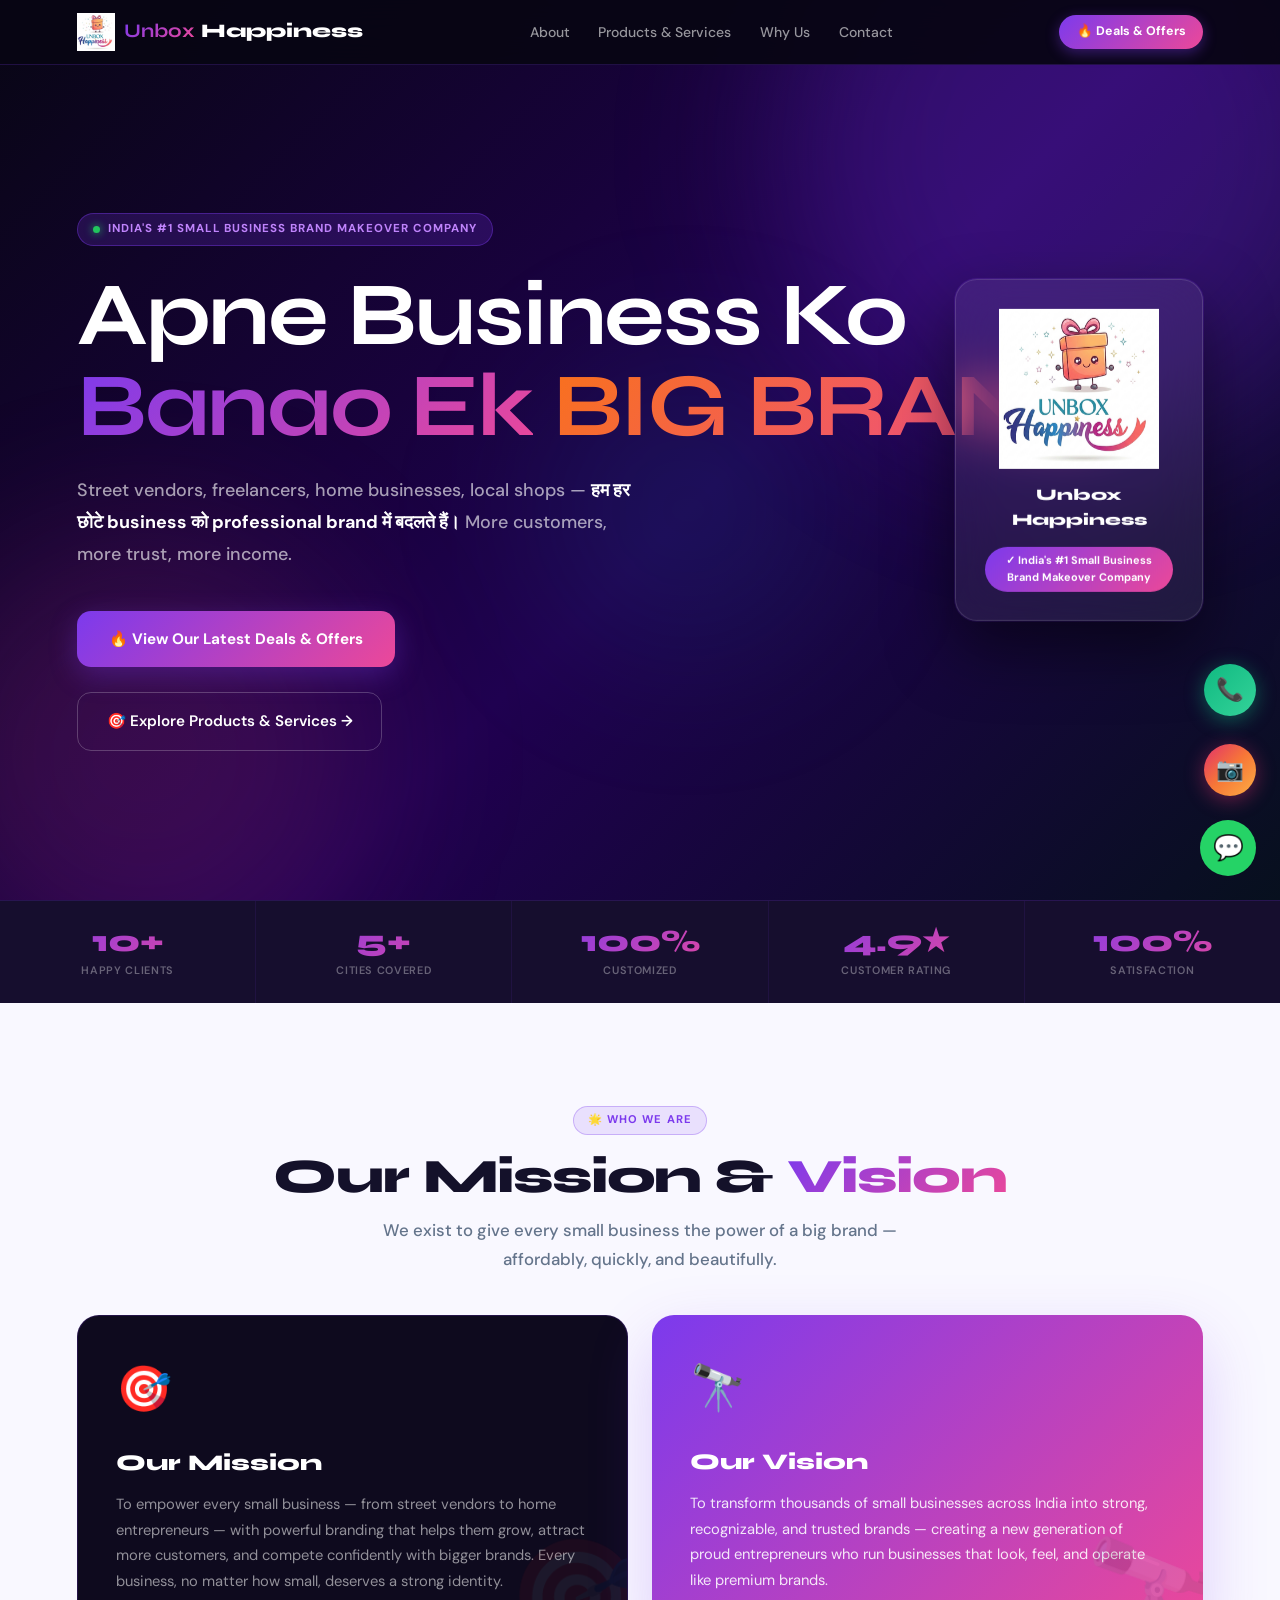
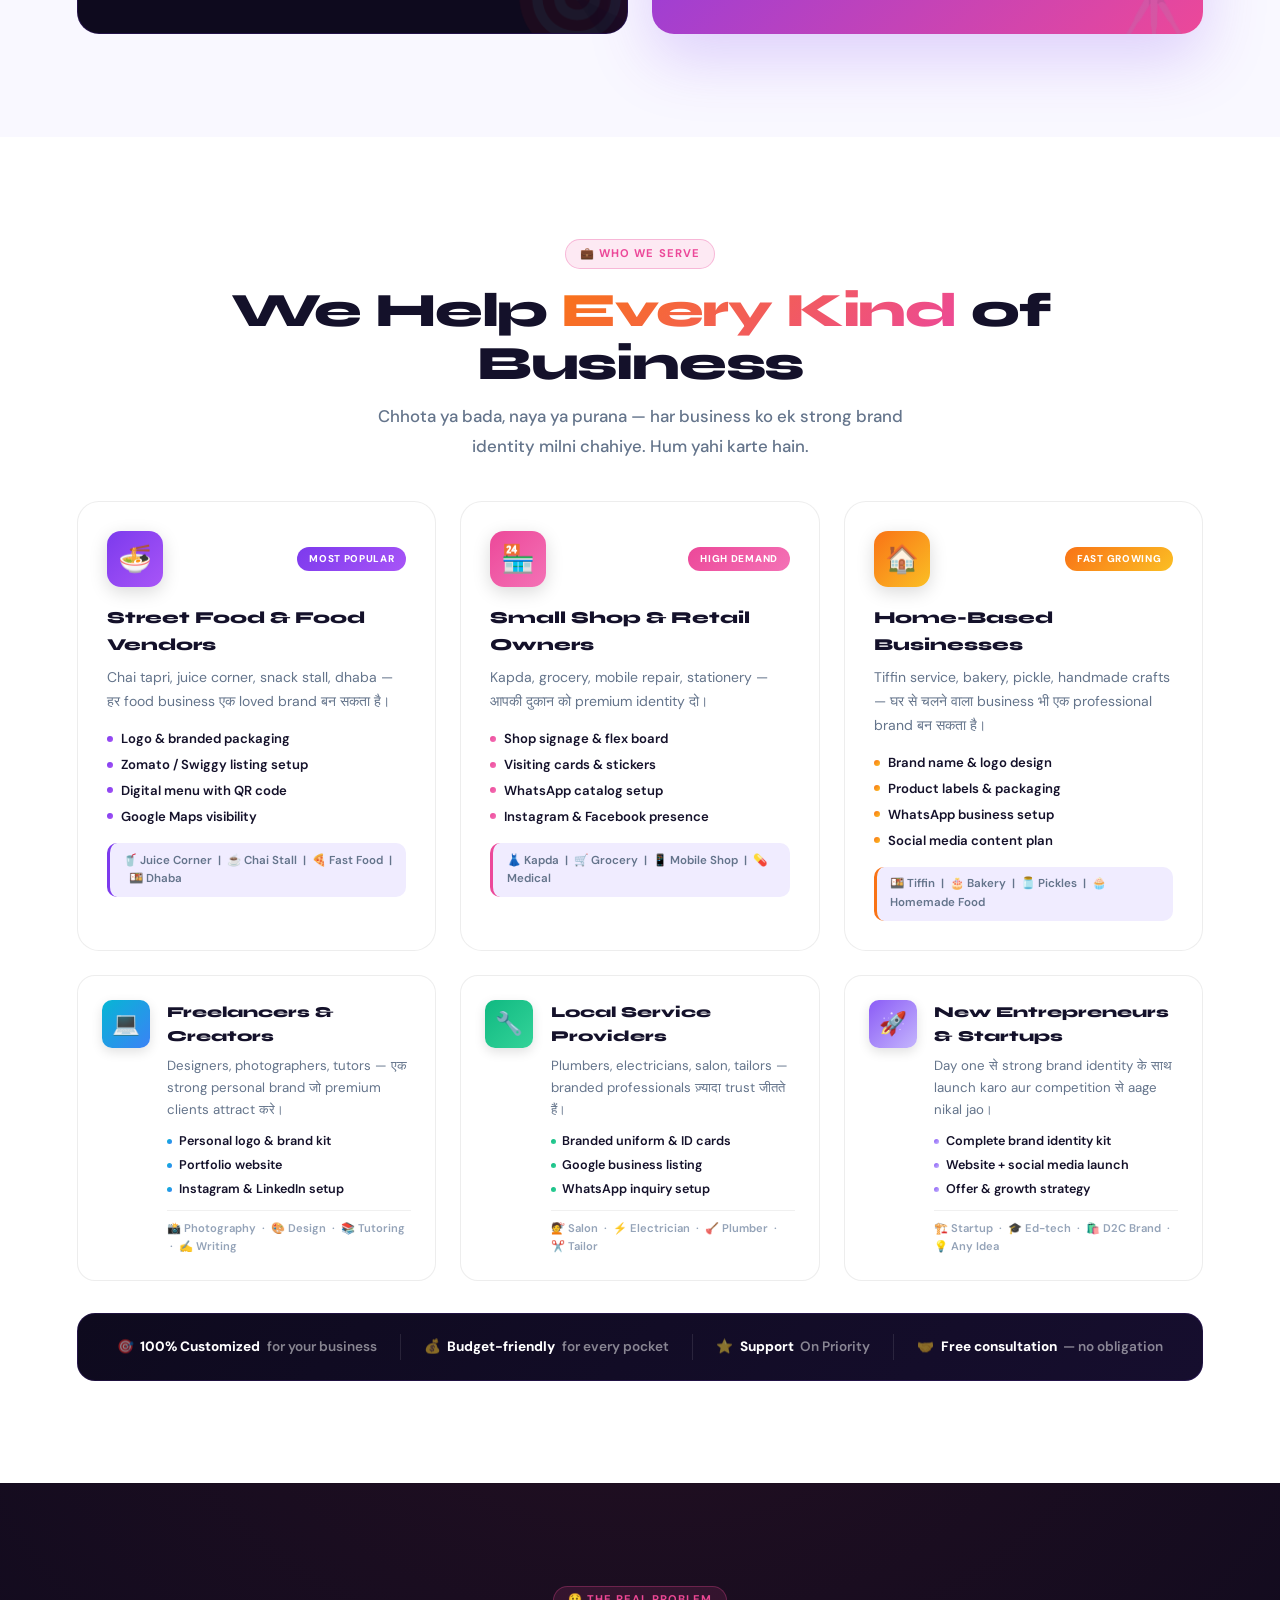
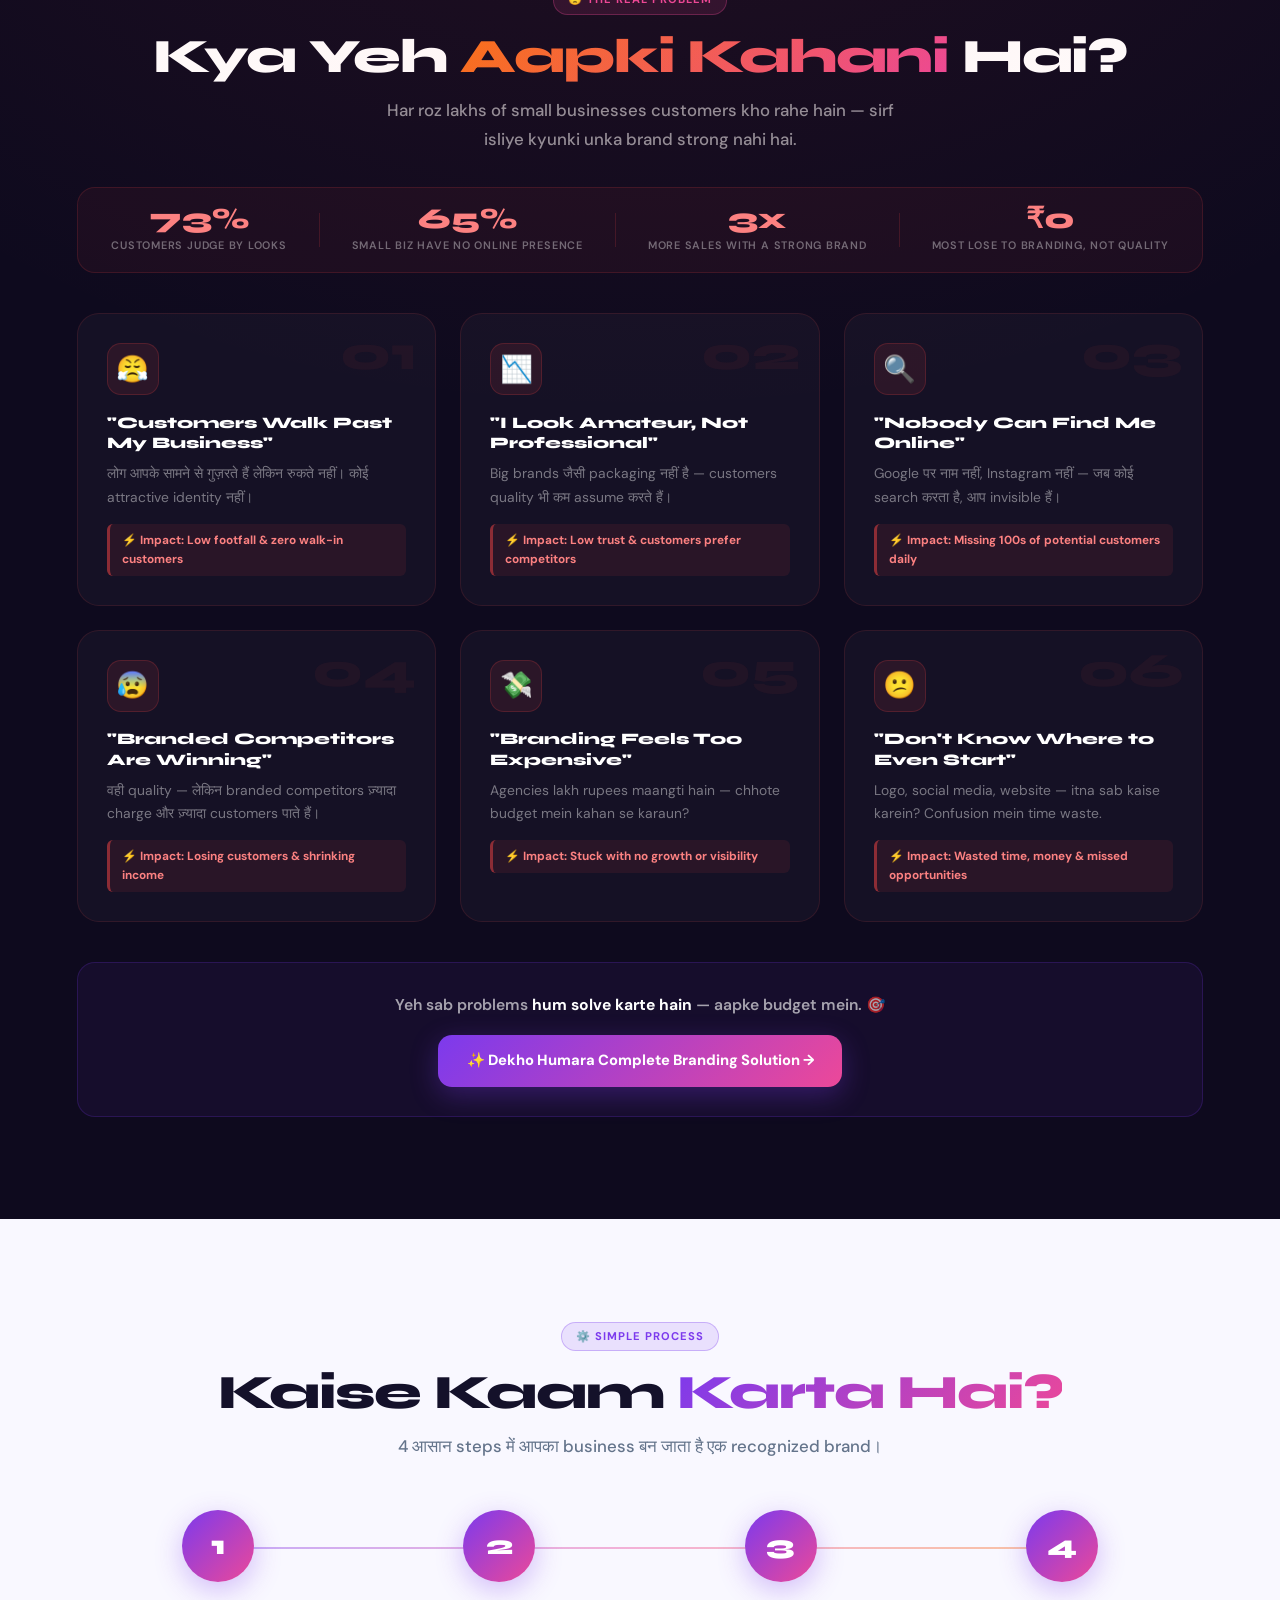
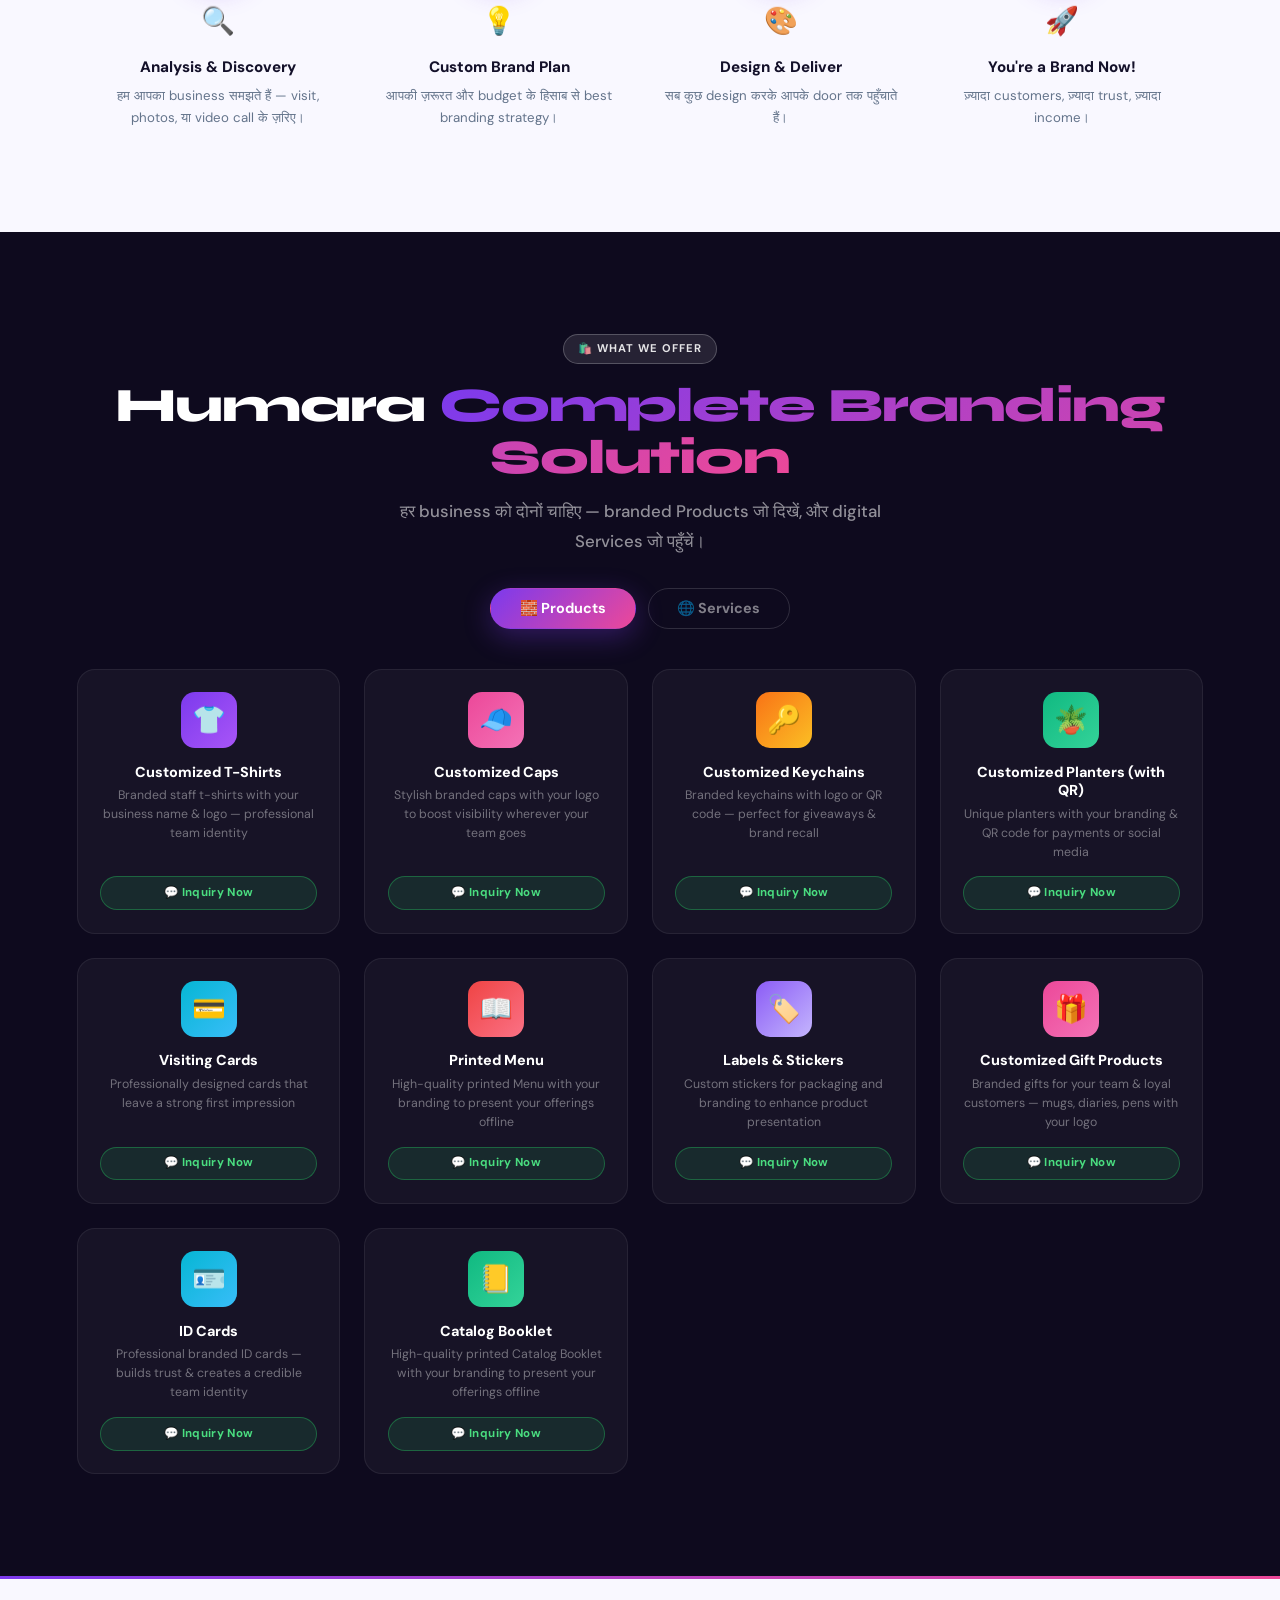
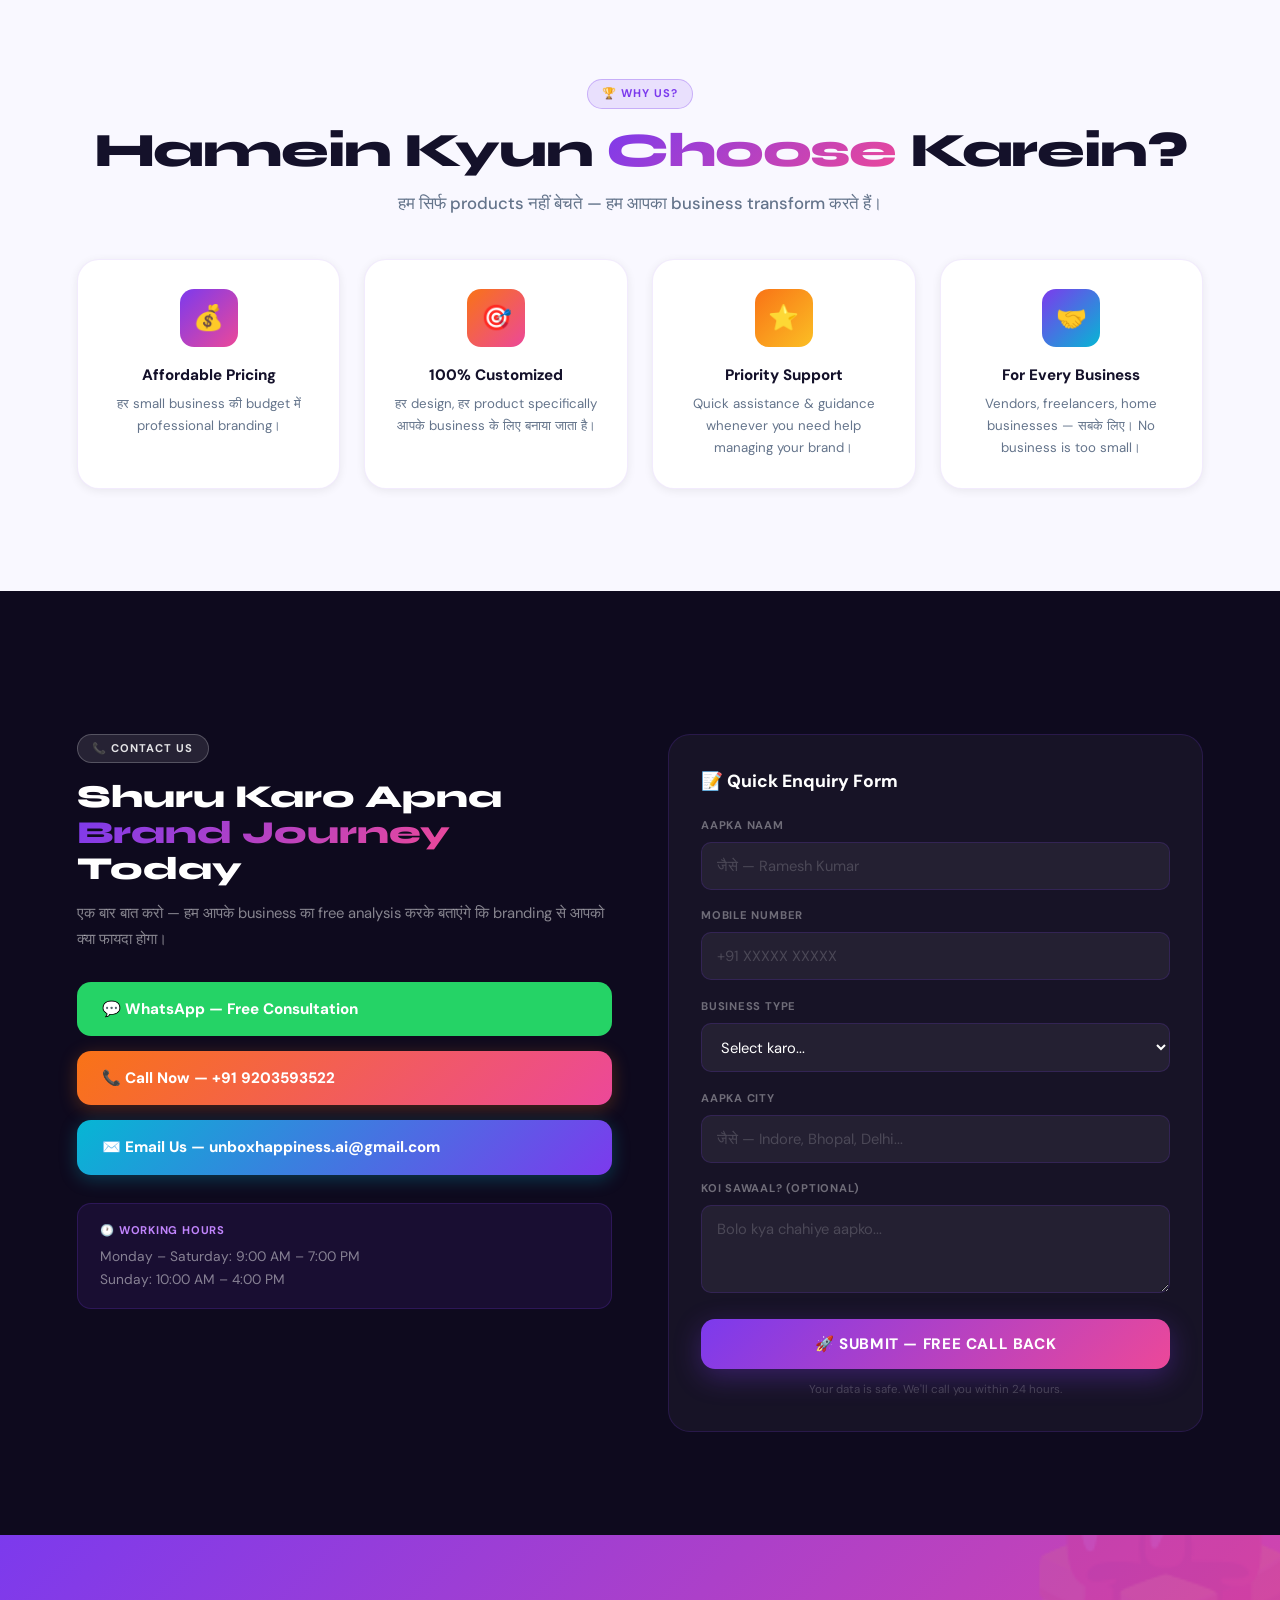
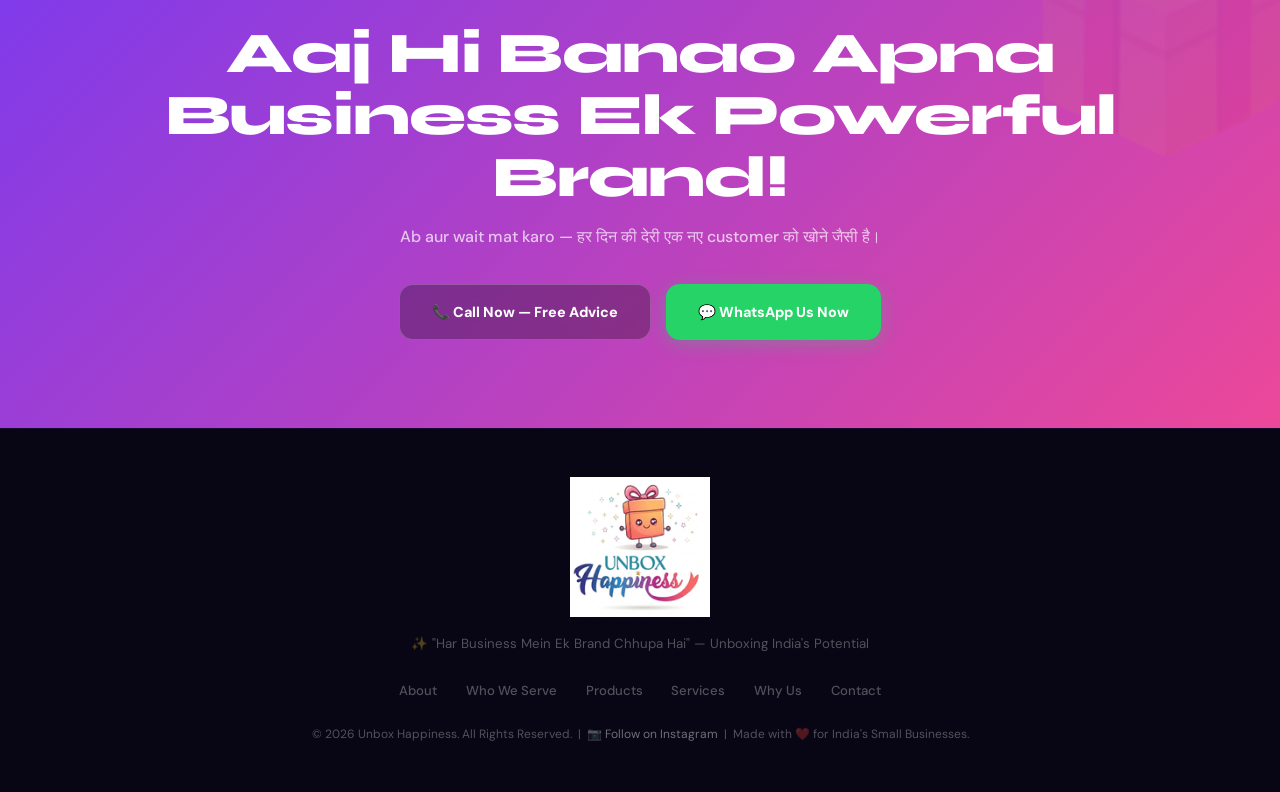
<file: index.html>
<!DOCTYPE html>
<html lang="en">
<head>
<meta charset="UTF-8">
<meta name="viewport" content="width=device-width, initial-scale=1.0">

<meta property="og:title" content="Unbox Happiness">
<meta property="og:description" content="Apne Business Ko Banao Ek BIG BRAND - हम हर छोटे business को professional brand में बदलते हैं।">
<meta property="og:image" content="https://www.unboxhappiness.in/small.png">


<title>Unbox Happiness — Brand Transformation for Every Business</title>

<meta name="description" content="Apne Business Ko Banao Ek BIG BRAND - हम हर छोटे business को professional brand में बदलते हैं।">
<meta name="keywords" content="website design, branding, social media setup, business website India, Affordable websites, branding,tshirt, tshirt print, social media setup and digital services for businesses.">
<meta name="author" content="Unbox Happiness">

<link rel="icon" type="image/png" href="small.png">

<link href="https://fonts.googleapis.com/css2?family=Syne:wght@700;800&family=DM+Sans:ital,opsz,wght@0,9..40,400;0,9..40,500;0,9..40,600;0,9..40,700;1,9..40,400&display=swap" rel="stylesheet">
<link rel="stylesheet" href="style.css">


<script type="application/ld+json">
{
  "@context": "https://schema.org",
  "@type": "LocalBusiness",
  "name": "Unbox Happiness",
  "url": "https://www.unboxhappiness.in",
  "logo": "https://www.unboxhappiness.in/small.png",
  "image": "https://www.unboxhappiness.in/small.png",
  "description": "Apne Business Ko Banao Ek BIG BRAND - हम हर छोटे business को professional brand में बदलते हैं।",
  "telephone": "+919203593522",
  "email": "unboxhappiness.ai@gmail.com",
  "address": {
    "@type": "PostalAddress",
    "addressCountry": "IN"
  },
  "sameAs": [
    "https://instagram.com/yourusername",
    "https://wa.me/919203593522"
  ]
}
</script>


</head>
<body>

<!-- NAV -->
<nav>
  <a class="nav-logo" href="#">
    <img src="small.png" alt="Unbox Happiness" class="nav-logo-img"/>
    <span class="logo-text"><b>Unbox</b> Happiness</span>
  </a>
  <ul class="nav-links">
    <li><a href="#mission">About</a></li>
    <li><a href="#offers">Products & Services</a></li>
    <li><a href="#why">Why Us</a></li>
    <li><a href="#contact">Contact</a></li>
  </ul>
  <div class="nav-actions">
<a href="our-offers.html" class="nav-cta">🔥 Deals & Offers</a>
    <button class="hamburger" id="ham" aria-label="Menu"><span></span><span></span><span></span></button>
  </div>
</nav>

<!-- MOBILE MENU -->
<div class="mobile-menu" id="mobileMenu">
  <a href="#mission"  onclick="closeMobile()">🌟 About Us</a>
  <a href="#audience" onclick="closeMobile()">💼 Who We Serve</a>
  <a href="#problem"  onclick="closeMobile()">😟 The Problem</a>
  <a href="#offers"   onclick="closeMobile()">🧱 Products & Services</a>
  <a href="#why"      onclick="closeMobile()">🏆 Why Us</a>
  <a href="#contact"  onclick="closeMobile()">📞 Contact</a>
  <div class="mobile-btns">

 <!--<div class="hero-btns">
    <a href="our-offers.html" class="btn-pr">🔥 View Our Latest Deals & Offers</a>
  </div>-->
<a href="tel:+919203593522" class="mb-call">📞 Call Now</a>
    <a href="https://instagram.com/unboxhappiness.ai" class="mb-ig" target="_blank">📷 Instagram</a>
    <a href="https://wa.me/919203593522" class="mb-wa" target="_blank">💬 WhatsApp</a>
    
  </div>
</div>

<!-- HERO -->
<section class="hero">
  <div class="orb o1"></div><div class="orb o2"></div><div class="orb o3"></div>
  <div class="hero-label"><span class="badge-dot"></span> India's #1 Small Business Brand Makeover Company</div>
  <h1>Apne Business Ko <br><span class="gt">Banao Ek</span><span class="gw"> BIG BRAND</span></h1>
  <p class="hero-sub">Street vendors, freelancers, home businesses, local shops — <strong>हम हर छोटे business को professional brand में बदलते हैं।</strong> More customers, more trust, more income.</p>
  <div class="hero-btns">
    <a href="our-offers.html" class="btn-pr">🔥 View Our Latest Deals & Offers</a>
  </div>
</br>
 <div class="hero-btns">
    <a href="#products" onclick="showTab('physical')" class="btn-ol">🎯 Explore Products &amp; Services →</a>
  </div>
  
  <div class="hero-float">
    <div class="float-card">
      <img src="Large.png" alt="Unbox Happiness" class="hero-logo-img"/>
      <h3>Unbox Happiness</h3>
      <span class="float-tag">✓ India's #1 Small Business Brand Makeover Company</span>
    </div>
  </div>
</section>

<!-- STATS BAR -->
<div class="stats-bar">
  <div class="sbi"><div class="sn">10+</div><p>Happy Clients</p></div>
  <div class="sbi"><div class="sn">5+</div><p>Cities Covered</p></div>
  <div class="sbi"><div class="sn">100%</div><p>Customized</p></div>
  <div class="sbi"><div class="sn">4.9★</div><p>Customer Rating</p></div>
  <div class="sbi"><div class="sn">100%</div><p>Satisfaction</p></div>
</div>

<!-- MISSION & VISION — bg-off (light) -->
<section class="section mission-section" id="mission">
  <div class="center">
    <span class="pill pp">🌟 Who We Are</span>
    <h2 class="sec-title">Our Mission &amp; <span class="gt">Vision</span></h2>
    <p class="sec-sub">We exist to give every small business the power of a big brand — affordably, quickly, and beautifully.</p>
  </div>
  <div class="mv-grid">
    <div class="mv-card miss reveal">
      <span class="mv-icon">🎯</span><h3>Our Mission</h3>
      <p>To empower every small business — from street vendors to home entrepreneurs — with powerful branding that helps them grow, attract more customers, and compete confidently with bigger brands. Every business, no matter how small, deserves a strong identity.</p>
      <div class="mv-bg">🎯</div>
    </div>
    <div class="mv-card vis reveal">
      <span class="mv-icon">🔭</span><h3>Our Vision</h3>
      <p>To transform thousands of small businesses across India into strong, recognizable, and trusted brands — creating a new generation of proud entrepreneurs who run businesses that look, feel, and operate like premium brands.</p>
      <div class="mv-bg">🔭</div>
    </div>
  </div>
</section>

<!-- WHO WE SERVE — bg-light (white) -->
<section class="section audience-section" id="audience">
  <div class="center">
    <span class="pill ppk">💼 Who We Serve</span>
    <h2 class="sec-title">We Help <span class="gw">Every Kind</span> of Business</h2>
    <p class="sec-sub">Chhota ya bada, naya ya purana — har business ko ek strong brand identity milni chahiye. Hum yahi karte hain.</p>
  </div>
  <div class="aud-grid-top">
    <div class="aud-card-new reveal" style="--ac:#7C3AED;--ac2:#A855F7;">
      <div class="aud-top-row"><div class="aud-icon-new">🍜</div><span class="aud-badge">Most Popular</span></div>
      <h4>Street Food &amp; Food Vendors</h4>
      <p>Chai tapri, juice corner, snack stall, dhaba — हर food business एक loved brand बन सकता है।</p>
      <ul class="aud-points"><li>Logo &amp; branded packaging</li><li>Zomato / Swiggy listing setup</li><li>Digital menu with QR code</li><li>Google Maps visibility</li></ul>
      <div class="aud-examples">🥤 Juice Corner &nbsp;|&nbsp; ☕ Chai Stall &nbsp;|&nbsp; 🍕 Fast Food &nbsp;|&nbsp; 🍱 Dhaba</div>
    </div>
    <div class="aud-card-new reveal" style="--ac:#EC4899;--ac2:#F472B6;">
      <div class="aud-top-row"><div class="aud-icon-new">🏪</div><span class="aud-badge">High Demand</span></div>
      <h4>Small Shop &amp; Retail Owners</h4>
      <p>Kapda, grocery, mobile repair, stationery — आपकी दुकान को premium identity दो।</p>
      <ul class="aud-points"><li>Shop signage &amp; flex board</li><li>Visiting cards &amp; stickers</li><li>WhatsApp catalog setup</li><li>Instagram &amp; Facebook presence</li></ul>
      <div class="aud-examples">👗 Kapda &nbsp;|&nbsp; 🛒 Grocery &nbsp;|&nbsp; 📱 Mobile Shop &nbsp;|&nbsp; 💊 Medical</div>
    </div>
    <div class="aud-card-new reveal" style="--ac:#F97316;--ac2:#FBBF24;">
      <div class="aud-top-row"><div class="aud-icon-new">🏠</div><span class="aud-badge">Fast Growing</span></div>
      <h4>Home-Based Businesses</h4>
      <p>Tiffin service, bakery, pickle, handmade crafts — घर से चलने वाला business भी एक professional brand बन सकता है।</p>
      <ul class="aud-points"><li>Brand name &amp; logo design</li><li>Product labels &amp; packaging</li><li>WhatsApp business setup</li><li>Social media content plan</li></ul>
      <div class="aud-examples">🍱 Tiffin &nbsp;|&nbsp; 🎂 Bakery &nbsp;|&nbsp; 🫙 Pickles &nbsp;|&nbsp; 🧁 Homemade Food</div>
    </div>
  </div>
  <div class="aud-grid-bottom">
    <div class="aud-card-sm reveal" style="--ac:#06B6D4;--ac2:#3B82F6;">
      <div class="aud-icon-sm">💻</div>
      <div class="aud-sm-right"><h4>Freelancers &amp; Creators</h4><p>Designers, photographers, tutors — एक strong personal brand जो premium clients attract करे।</p><ul class="aud-points-sm"><li>Personal logo &amp; brand kit</li><li>Portfolio website</li><li>Instagram &amp; LinkedIn setup</li></ul><div class="aud-examples-sm">📸 Photography &nbsp;·&nbsp; 🎨 Design &nbsp;·&nbsp; 📚 Tutoring &nbsp;·&nbsp; ✍️ Writing</div></div>
    </div>
    <div class="aud-card-sm reveal" style="--ac:#10B981;--ac2:#34D399;">
      <div class="aud-icon-sm">🔧</div>
      <div class="aud-sm-right"><h4>Local Service Providers</h4><p>Plumbers, electricians, salon, tailors — branded professionals ज़्यादा trust जीतते हैं।</p><ul class="aud-points-sm"><li>Branded uniform &amp; ID cards</li><li>Google business listing</li><li>WhatsApp inquiry setup</li></ul><div class="aud-examples-sm">💇 Salon &nbsp;·&nbsp; ⚡ Electrician &nbsp;·&nbsp; 🪠 Plumber &nbsp;·&nbsp; ✂️ Tailor</div></div>
    </div>
    <div class="aud-card-sm reveal" style="--ac:#8B5CF6;--ac2:#C4B5FD;">
      <div class="aud-icon-sm">🚀</div>
      <div class="aud-sm-right"><h4>New Entrepreneurs &amp; Startups</h4><p>Day one से strong brand identity के साथ launch karo aur competition से aage nikal jao।</p><ul class="aud-points-sm"><li>Complete brand identity kit</li><li>Website + social media launch</li><li>Offer &amp; growth strategy</li></ul><div class="aud-examples-sm">🏗️ Startup &nbsp;·&nbsp; 🎓 Ed-tech &nbsp;·&nbsp; 🛍️ D2C Brand &nbsp;·&nbsp; 💡 Any Idea</div></div>
    </div>
  </div>
  <div class="aud-trust-bar reveal">
    <div class="aud-trust-item">🎯 <span>100% Customized</span> for your business</div>
    <div class="aud-trust-div"></div>
    <div class="aud-trust-item">💰 <span>Budget-friendly</span> for every pocket</div>
    <div class="aud-trust-div"></div>
    <div class="aud-trust-item">⭐ <span>Support</span>On Priority</div>
    <div class="aud-trust-div"></div>
    <div class="aud-trust-item">🤝 <span>Free consultation</span> — no obligation</div>
  </div>
</section>

<!-- PROBLEM — bg-dark -->
<section class="section problem-section" id="problem">
  <div class="center">
    <span class="pill ppk">😟 The Real Problem</span>
    <h2 class="sec-title wh">Kya Yeh <span class="gw">Aapki Kahani</span> Hai?</h2>
    <p class="sec-sub wh">Har roz lakhs of small businesses customers kho rahe hain — sirf isliye kyunki unka brand strong nahi hai.</p>
  </div>
  <div class="prob-intro-bar reveal">
    <div class="prob-stat"><div class="psn">73%</div><div class="psl">Customers judge by looks</div></div>
    <div class="prob-stat-div"></div>
    <div class="prob-stat"><div class="psn">65%</div><div class="psl">Small biz have no online presence</div></div>
    <div class="prob-stat-div"></div>
    <div class="prob-stat"><div class="psn">3x</div><div class="psl">More sales with a strong brand</div></div>
    <div class="prob-stat-div"></div>
    <div class="prob-stat"><div class="psn">₹0</div><div class="psl">Most lose to branding, not quality</div></div>
  </div>
  <div class="problem-grid">
    <div class="problem-card reveal"><div class="prob-num">01</div><div class="pi-wrap">😤</div><h3>"Customers Walk Past My Business"</h3><p class="pdesc">लोग आपके सामने से गुज़रते हैं लेकिन रुकते नहीं। कोई attractive identity नहीं।</p><div class="prob-impact"><span>⚡ Impact: Low footfall &amp; zero walk-in customers</span></div></div>
    <div class="problem-card reveal"><div class="prob-num">02</div><div class="pi-wrap">📉</div><h3>"I Look Amateur, Not Professional"</h3><p class="pdesc">Big brands जैसी packaging नहीं है — customers quality भी कम assume करते हैं।</p><div class="prob-impact"><span>⚡ Impact: Low trust &amp; customers prefer competitors</span></div></div>
    <div class="problem-card reveal"><div class="prob-num">03</div><div class="pi-wrap">🔍</div><h3>"Nobody Can Find Me Online"</h3><p class="pdesc">Google पर नाम नहीं, Instagram नहीं — जब कोई search करता है, आप invisible हैं।</p><div class="prob-impact"><span>⚡ Impact: Missing 100s of potential customers daily</span></div></div>
    <div class="problem-card reveal"><div class="prob-num">04</div><div class="pi-wrap">😰</div><h3>"Branded Competitors Are Winning"</h3><p class="pdesc">वही quality — लेकिन branded competitors ज़्यादा charge और ज़्यादा customers पाते हैं।</p><div class="prob-impact"><span>⚡ Impact: Losing customers &amp; shrinking income</span></div></div>
    <div class="problem-card reveal"><div class="prob-num">05</div><div class="pi-wrap">💸</div><h3>"Branding Feels Too Expensive"</h3><p class="pdesc">Agencies lakh rupees maangti hain — chhote budget mein kahan se karaun?</p><div class="prob-impact"><span>⚡ Impact: Stuck with no growth or visibility</span></div></div>
    <div class="problem-card reveal"><div class="prob-num">06</div><div class="pi-wrap">😕</div><h3>"Don't Know Where to Even Start"</h3><p class="pdesc">Logo, social media, website — itna sab kaise karein? Confusion mein time waste.</p><div class="prob-impact"><span>⚡ Impact: Wasted time, money &amp; missed opportunities</span></div></div>
  </div>
  <div class="prob-cta-row reveal">
    <p>Yeh sab problems <strong>hum solve karte hain</strong> — aapke budget mein. 🎯</p>
    <a href="#offers" class="btn-prob-cta">✨ Dekho Humara Complete Branding Solution →</a>
  </div>
</section>

<!-- HOW IT WORKS — bg-off (alternating light) -->
<section class="section how-section" id="how">
  <div class="center">
    <span class="pill pp">⚙️ Simple Process</span>
    <h2 class="sec-title">Kaise Kaam <span class="gt">Karta Hai?</span></h2>
    <p class="sec-sub">4 आसान steps में आपका business बन जाता है एक recognized brand।</p>
  </div>
  <div class="steps-track">
    <div class="step-item reveal"><div class="step-num">1</div><div class="step-icon">🔍</div><h4>Analysis &amp; Discovery</h4><p>हम आपका business समझते हैं — visit, photos, या video call के ज़रिए।</p></div>
    <div class="step-item reveal"><div class="step-num">2</div><div class="step-icon">💡</div><h4>Custom Brand Plan</h4><p>आपकी ज़रूरत और budget के हिसाब से best branding strategy।</p></div>
    <div class="step-item reveal"><div class="step-num">3</div><div class="step-icon">🎨</div><h4>Design &amp; Deliver</h4><p>सब कुछ design करके आपके door तक पहुँचाते हैं।</p></div>
    <div class="step-item reveal"><div class="step-num">4</div><div class="step-icon">🚀</div><h4>You're a Brand Now!</h4><p>ज़्यादा customers, ज़्यादा trust, ज़्यादा income।</p></div>
  </div>
</section>

<!-- PRODUCTS & SERVICES — bg-dark (alternating) -->
<section class="section offer-section" id="offers">
  <div class="center">
    <span class="pill pw">🛍️ What We Offer</span>
    <h2 class="sec-title wh">Humara <span class="gt">Complete Branding Solution</span></h2>
    <p class="sec-sub wh">हर business को दोनों चाहिए — branded Products जो दिखें, और digital Services जो पहुँचें।</p>
  </div>
  <div class="offer-tabs">
    <button class="offer-tab active" id="tab-physical" onclick="switchTab('physical',this)">🧱 Products</button>
    <button class="offer-tab" id="tab-digital" onclick="switchTab('digital',this)">🌐 Services</button>
  </div>

  <!-- PRODUCTS panel — anchor for nav -->
  <div id="products"></div>
  <div class="offer-panel active" id="panel-physical">
    <div class="offer-card"><div class="oi oc1">👕</div><h4>Customized T-Shirts</h4><p>Branded staff t-shirts with your business name &amp; logo — professional team identity</p><a href="https://wa.me/919203593522?text=Hello%2C%20I%20want%20inquiry%20about%20Customized%20T-Shirts" target="_blank" class="btn-inquiry">💬 Inquiry Now</a></div>
    <div class="offer-card"><div class="oi oc2">🧢</div><h4>Customized Caps</h4><p>Stylish branded caps with your logo to boost visibility wherever your team goes</p><a href="https://wa.me/919203593522?text=Hello%2C%20I%20want%20inquiry%20about%20Customized%20Caps" target="_blank" class="btn-inquiry">💬 Inquiry Now</a></div>
    <div class="offer-card"><div class="oi oc3">🔑</div><h4>Customized Keychains</h4><p>Branded keychains with logo or QR code — perfect for giveaways &amp; brand recall</p><a href="https://wa.me/919203593522?text=Hello%2C%20I%20want%20inquiry%20about%20Customized%20Keychains" target="_blank" class="btn-inquiry">💬 Inquiry Now</a></div>
    <div class="offer-card"><div class="oi oc4">🪴</div><h4>Customized Planters (with QR)</h4><p>Unique planters with your branding &amp; QR code for payments or social media</p><a href="https://wa.me/919203593522?text=Hello%2C%20I%20want%20inquiry%20about%20Customized%20Planters" target="_blank" class="btn-inquiry">💬 Inquiry Now</a></div>
    <div class="offer-card"><div class="oi oc5">💳</div><h4>Visiting Cards</h4><p>Professionally designed cards that leave a strong first impression</p><a href="https://wa.me/919203593522?text=Hello%2C%20I%20want%20inquiry%20about%20Visiting%20Cards" target="_blank" class="btn-inquiry">💬 Inquiry Now</a></div>
 <div class="offer-card"><div class="oi oc6">📖</div><h4>Printed Menu</h4><p>High-quality printed Menu with your branding to present your offerings offline</p><a href="https://wa.me/919203593522?text=Hello%2C%20I%20want%20inquiry%20about%20Printed%20Menu%20or%20Catalog%20Booklet" target="_blank" class="btn-inquiry">💬 Inquiry Now</a></div>
    <div class="offer-card"><div class="oi oc7">🏷️</div><h4>Labels &amp; Stickers</h4><p>Custom stickers for packaging and branding to enhance product presentation</p><a href="https://wa.me/919203593522?text=Hello%2C%20I%20want%20inquiry%20about%20Labels%20and%20Stickers" target="_blank" class="btn-inquiry">💬 Inquiry Now</a></div>
    <div class="offer-card"><div class="oi oc2">🎁</div><h4>Customized Gift Products</h4><p>Branded gifts for your team &amp; loyal customers — mugs, diaries, pens with your logo</p><a href="https://wa.me/919203593522?text=Hello%2C%20I%20want%20inquiry%20about%20Customized%20Gift%20Products" target="_blank" class="btn-inquiry">💬 Inquiry Now</a></div>
    <div class="offer-card"><div class="oi oc5">🪪</div><h4>ID Cards</h4><p>Professional branded ID cards — builds trust &amp; creates a credible team identity</p><a href="https://wa.me/919203593522?text=Hello%2C%20I%20want%20inquiry%20about%20ID%20Cards" target="_blank" class="btn-inquiry">💬 Inquiry Now</a></div>
  
  <div class="offer-card"><div class="oi oc4">📒</div><h4> Catalog Booklet</h4><p>High-quality printed Catalog Booklet with your branding to present your offerings offline</p><a href="https://wa.me/919203593522?text=Hello%2C%20I%20want%20inquiry%20about%20Bill%20Book%20and%20Order%20Book" target="_blank" class="btn-inquiry">💬 Inquiry Now</a></div>
   
  </div>

  <!-- SERVICES panel — anchor for nav -->
  <div id="services"></div>
  <div class="offer-panel" id="panel-digital">
    <div class="offer-card"><div class="oi oc1">📇</div><h4>Digital Business Card</h4><p>Smart, shareable card with contact details, social links &amp; instant customer access</p><a href="https://wa.me/919203593522?text=Hello%2C%20I%20want%20inquiry%20about%20Digital%20Business%20Card" target="_blank" class="btn-inquiry">💬 Inquiry Now</a></div>
    <div class="offer-card"><div class="oi oc2">🎨</div><h4>Logo &amp; Lable Design</h4><p>Memorable logo & Lable Design with consistent color palette &amp; visual style — premium &amp; trustworthy</p><a href="https://wa.me/919203593522?text=Hello%2C%20I%20want%20inquiry%20about%20Logo%20and%20Brand%20Identity" target="_blank" class="btn-inquiry">💬 Inquiry Now</a></div>
    <div class="offer-card"><div class="oi oc5">📍</div><h4>Google Business Setup</h4><p>Complete Google Maps &amp; Search setup with a structured review-generation system</p><a href="https://wa.me/919203593522?text=Hello%2C%20I%20want%20inquiry%20about%20Google%20Business%20and%20Reviews" target="_blank" class="btn-inquiry">💬 Inquiry Now</a></div>
    <div class="offer-card"><div class="oi oc4">💬</div><h4>WhatsApp Business + Automation</h4><p>Auto-replies, catalog, WhatsApp Flows — lead handling &amp; quick follow-ups</p><a href="https://wa.me/919203593522?text=Hello%2C%20I%20want%20inquiry%20about%20WhatsApp%20Business%20and%20Automation" target="_blank" class="btn-inquiry">💬 Inquiry Now</a></div>
   
 
    <div class="offer-card"><div class="oi oc3">💡</div><h4>Business Automation Tools</h4><p>Smart tools and automation solutions to manage customer inquiries, responses, follow-ups, and daily business tasks more efficiently.</p><a href="https://wa.me/919203593522?text=Hello%2C%20I%20want%20inquiry%20about%20Offer%20and%20Promotion%20Strategy" target="_blank" class="btn-inquiry">💬 Inquiry Now</a></div>
    <div class="offer-card"><div class="oi oc4">🎊</div><h4>Reels Creation</h4><p>Engaging short reels for Instagram and social media to promote your business, attract customers, and increase brand visibility online.</p><a href="https://wa.me/919203593522?text=Hello%2C%20I%20want%20inquiry%20about%20Festival%20and%20Seasonal%20Content" target="_blank" class="btn-inquiry">💬 Inquiry Now</a></div>
   <div class="offer-card"><div class="oi oc1">🌐</div><h4>Business Website</h4><p>Modern mobile-friendly website with inquiry form, click-to-call button, WhatsApp, and Instagram integration.</p><a href="https://wa.me/919203593522?text=Hello%2C%20I%20want%20inquiry%20about%20Business%20Website" target="_blank" class="btn-inquiry">💬 Inquiry Now</a></div>
   <div class="offer-card"><div class="oi oc3">🖥️</div><h4>Virtual Meeting Setup</h4><p>Professional online meeting setup for your marketing &amp; remote team — Zoom &amp; Meet</p><a href="https://wa.me/919203593522?text=Hello%2C%20I%20want%20inquiry%20about%20Virtual%20Meeting%20Setup" target="_blank" class="btn-inquiry">💬 Inquiry Now</a></div>  

  <div class="offer-card"><div class="oi oc7">📋</div><h4>Digital Menu & Catalog</h4><p>Mobile-friendly digital menu and professional catalog with your branding to showcase your products/services, pricing, and business details in an attractive and easy-to-share format.</p><a href="https://wa.me/919203593522?text=Hello%2C%20I%20want%20inquiry%20about%20Digital%20Menu%20or%20Catalog" target="_blank" class="btn-inquiry">💬 Inquiry Now</a></div>

<div class="offer-card"><div class="oi oc2">📸</div><h4>Social Media Setup</h4><p>Professional setup and optimization of your social media profiles on platforms like Facebook, Instagram, YouTube, X, and more with branding, business details, and contact integration to build a strong online presence.</p><a href="https://wa.me/919203593522?text=Hello%2C%20I%20want%20inquiry%20about%20Social%20Media%20Setup" target="_blank" class="btn-inquiry">💬 Inquiry Now</a></div>
  
<div class="offer-card"><div class="oi oc8">🛒</div><h4>Online Platform Listings</h4><p>Professional seller account setup on platforms like Zomato, Swiggy, Justdial, Blinkit, Amazon, Meesho, and Flipkart to increase visibility, generate more orders, and help your business reach more customers online.</p><a href="https://wa.me/919203593522?text=Hello%2C%20I%20want%20inquiry%20about%20Online%20Platform%20Listings" target="_blank" class="btn-inquiry">💬 Inquiry Now</a></div>
   

<div class="offer-card"><div class="oi oc5">✉️</div><h4>Marketing &amp; Promotion Services</h4><p>Social media posts, festival creatives, promotional offers, email & WhatsApp flyers, and ready-to-use marketing content — everything your business needs to stay active, professional, and engaging online.</p><a href="https://wa.me/919203593522?text=Hello%2C%20I%20want%20inquiry%20about%20Email%20and%20WhatsApp%20Flyers" target="_blank" class="btn-inquiry">💬 Inquiry Now</a></div>
    <div class="offer-card"><div class="oi oc6">📊</div><h4>Interactive Dashboard</h4><p>Smart and user-friendly dashboard to manage, track, and monitor your business data, inquiries, sales, and performance in one place.</p><a href="https://wa.me/919203593522?text=Hello%2C%20I%20want%20inquiry%20about%20Analytics%20and%20Lead%20Tracking" target="_blank" class="btn-inquiry">💬 Inquiry Now</a></div>
 
 <div class="offer-card"><div class="oi oc4">📦</div><h4>Custom Software</h4><p>Tailor-made software solutions designed according to your business needs to simplify operations, improve efficiency, and support business growth.</p><a href="https://wa.me/919203593522?text=Hello%2C%20I%20want%20inquiry%20about%20Inventory%20and%20Sales%20Software" target="_blank" class="btn-inquiry">💬 Inquiry Now</a></div>
  </div>
</section>

<!-- WHY US — bg-off (light, alternating) -->
<section class="section whyus-section" id="why">
  <div class="center">
    <span class="pill pp">🏆 Why Us?</span>
    <h2 class="sec-title">Hamein Kyun <span class="gt">Choose</span> Karein?</h2>
    <p class="sec-sub">हम सिर्फ products नहीं बेचते — हम आपका business transform करते हैं।</p>
  </div>
  <div class="why-grid">
    <div class="why-card reveal"><div class="why-icon" style="background:var(--g-primary);">💰</div><h4>Affordable Pricing</h4><p>हर small business की budget में professional branding।</p></div>
    <div class="why-card reveal"><div class="why-icon" style="background:var(--g-warm);">🎯</div><h4>100% Customized</h4><p>हर design, हर product specifically आपके business के लिए बनाया जाता है।</p></div>
    <div class="why-card reveal"><div class="why-icon" style="background:linear-gradient(135deg,#F97316,#FBBF24);">⭐</div><h4>Priority Support</h4><p>Quick assistance &amp; guidance whenever you need help managing your brand।</p></div>
    <div class="why-card reveal"><div class="why-icon" style="background:var(--g-cool);">🤝</div><h4>For Every Business</h4><p>Vendors, freelancers, home businesses — सबके लिए। No business is too small।</p></div>
</div>
</section>

<!-- CONTACT — bg-dark (alternating) -->
<section class="section contact-section" id="contact">
  <div class="contact-grid">
    <div class="contact-info">
      <span class="pill pw">📞 Contact Us</span>
      <h3>Shuru Karo Apna <span class="gt">Brand Journey</span> Today</h3>
      <p>एक बार बात करो — हम आपके business का free analysis करके बताएंगे कि branding से आपको क्या फायदा होगा।</p>
      <div class="cbtns">
        <a href="https://wa.me/919203593522?text=Mujhe%20apne%20business%20ki%20branding%20karwani%20hai" class="btn-wa" target="_blank">💬 WhatsApp — Free Consultation</a>
        <a href="tel:+919203593522" class="btn-call">📞 Call Now — +91 9203593522</a>
        <a href="mailto:unboxhappiness.ai@gmail.com" class="btn-email">✉️ Email Us — unboxhappiness.ai@gmail.com</a>
      </div>
      <div class="hours-box">
        <div class="hl">🕐 Working Hours</div>
        <p>Monday – Saturday: 9:00 AM – 7:00 PM<br>Sunday: 10:00 AM – 4:00 PM</p>
      </div>
    </div>
    <div class="cform reveal">
      <h4>📝 Quick Enquiry Form</h4>
      <div class="fg"><label>Aapka Naam</label><input type="text" placeholder="जैसे — Ramesh Kumar" id="fname"></div>
      <div class="fg"><label>Mobile Number</label><input type="tel" placeholder="+91 XXXXX XXXXX" id="fphone"></div>
      <div class="fg"><label>Business Type</label><select id="fbiz"><option value="">Select karo...</option><option>Street Food Stall</option><option>Juice / Chai Corner</option><option>Chhoti Dukaan (Shop)</option><option>Salon / Parlour</option><option>Tiffin Service</option><option>Home-Based Business</option><option>Freelancer</option><option>Local Service Provider</option><option>New Startup</option><option>Other</option></select></div>
      <div class="fg"><label>Aapka City</label><input type="text" placeholder="जैसे — Indore, Bhopal, Delhi..." id="fcity"></div>
      <div class="fg"><label>Koi Sawaal? (Optional)</label><textarea placeholder="Bolo kya chahiye aapko..." id="fmsg"></textarea></div>
      <button class="btn-sub" onclick="submitForm()">🚀 Submit — Free Call Back</button>
      <p style="font-size:0.72rem;color:rgba(255,255,255,.2);margin-top:0.75rem;text-align:center;">Your data is safe. We'll call you within 24 hours.</p>
    </div>
  </div>
</section>

<!-- FINAL CTA -->
<section class="final-cta">
  <h2>Aaj Hi Banao Apna<br>Business Ek Powerful Brand!</h2>
  <p>Ab aur wait mat karo — हर दिन की देरी एक नए customer को खोने जैसी है।</p>
  <div class="final-btns">
    <a href="tel:+919203593522" class="btn-fd">📞 Call Now — Free Advice</a>
    <a href="https://wa.me/919203593522?text=Mujhe%20Brand%20Transformation%20chahiye" class="btn-fg" target="_blank">💬 WhatsApp Us Now</a>
  </div>
</section>

<!-- FOOTER -->
<footer>
  <img src="medium.png" alt="Unbox Happiness" class="footer-logo-img"/>
  <div class="tagline">✨ "Har Business Mein Ek Brand Chhupa Hai" — Unboxing India's Potential</div>
  <ul class="footer-links">
    <li><a href="#mission">About</a></li>
    <li><a href="#audience">Who We Serve</a></li>
    <li><a href="#products" onclick="showTab('physical')">Products</a></li>
    <li><a href="#services" onclick="showTab('digital')">Services</a></li>
    <li><a href="#why">Why Us</a></li>
    <li><a href="#contact">Contact</a></li>
  </ul>
  <p class="copy">© 2026 Unbox Happiness. All Rights Reserved. &nbsp;|&nbsp;
    <a href="https://instagram.com/unboxhappiness.ai" target="_blank" style="color:rgba(255,255,255,.42);text-decoration:none;">📷 Follow on Instagram</a>
    &nbsp;|&nbsp; Made with ❤️ for India's Small Businesses.
  </p>
</footer>


<a href="tel:+919203593522" class="float-call" title="Call Now"> 📞 </a>
<a href="https://wa.me/919203593522?text=Mujhe%20Brand%20Transformation%20chahiye" class="float-wa" target="_blank" title="Chat on WhatsApp">💬</a>
<a href="https://instagram.com/unboxhappiness.ai" class="float-ig" target="_blank" title="Follow on Instagram">📷</a>
<div class="toast" id="toast">✅ Opening WhatsApp...</div>



<script src="script.js"></script>
</body>
</html>
</file>
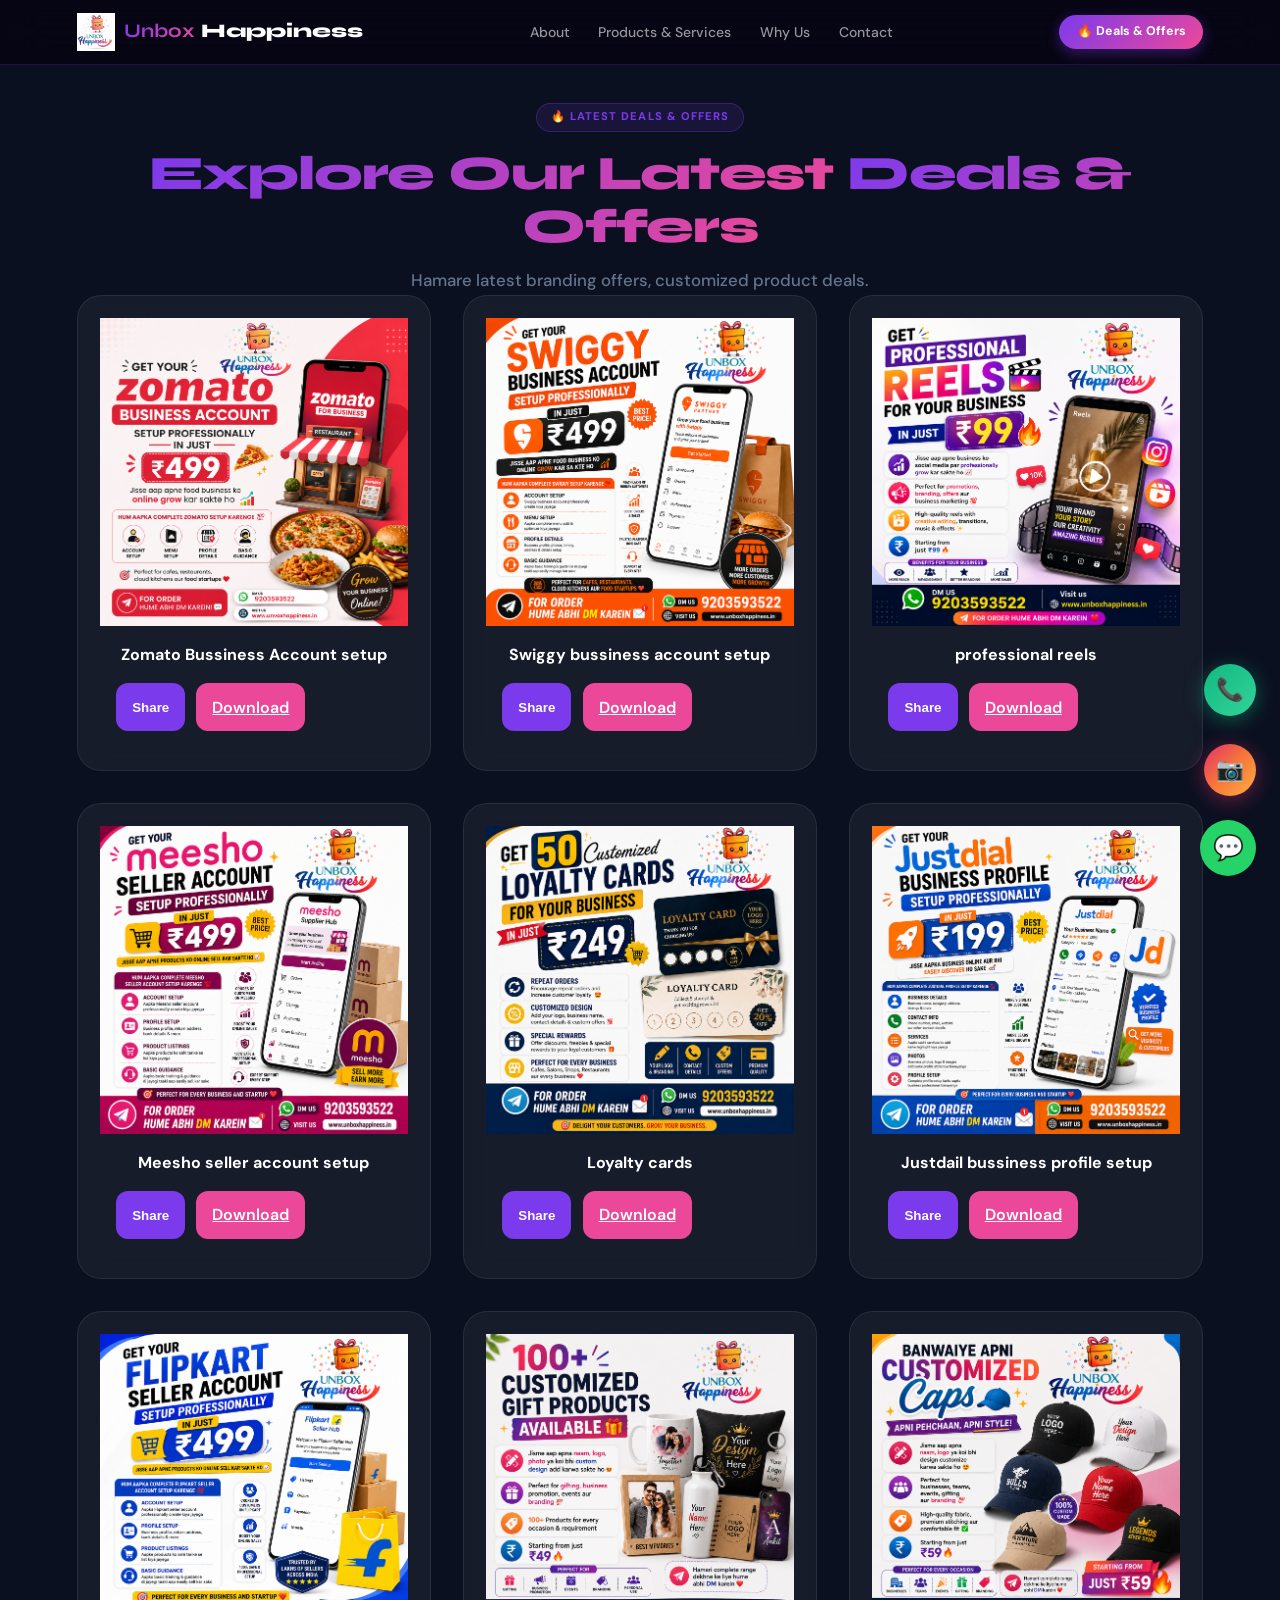
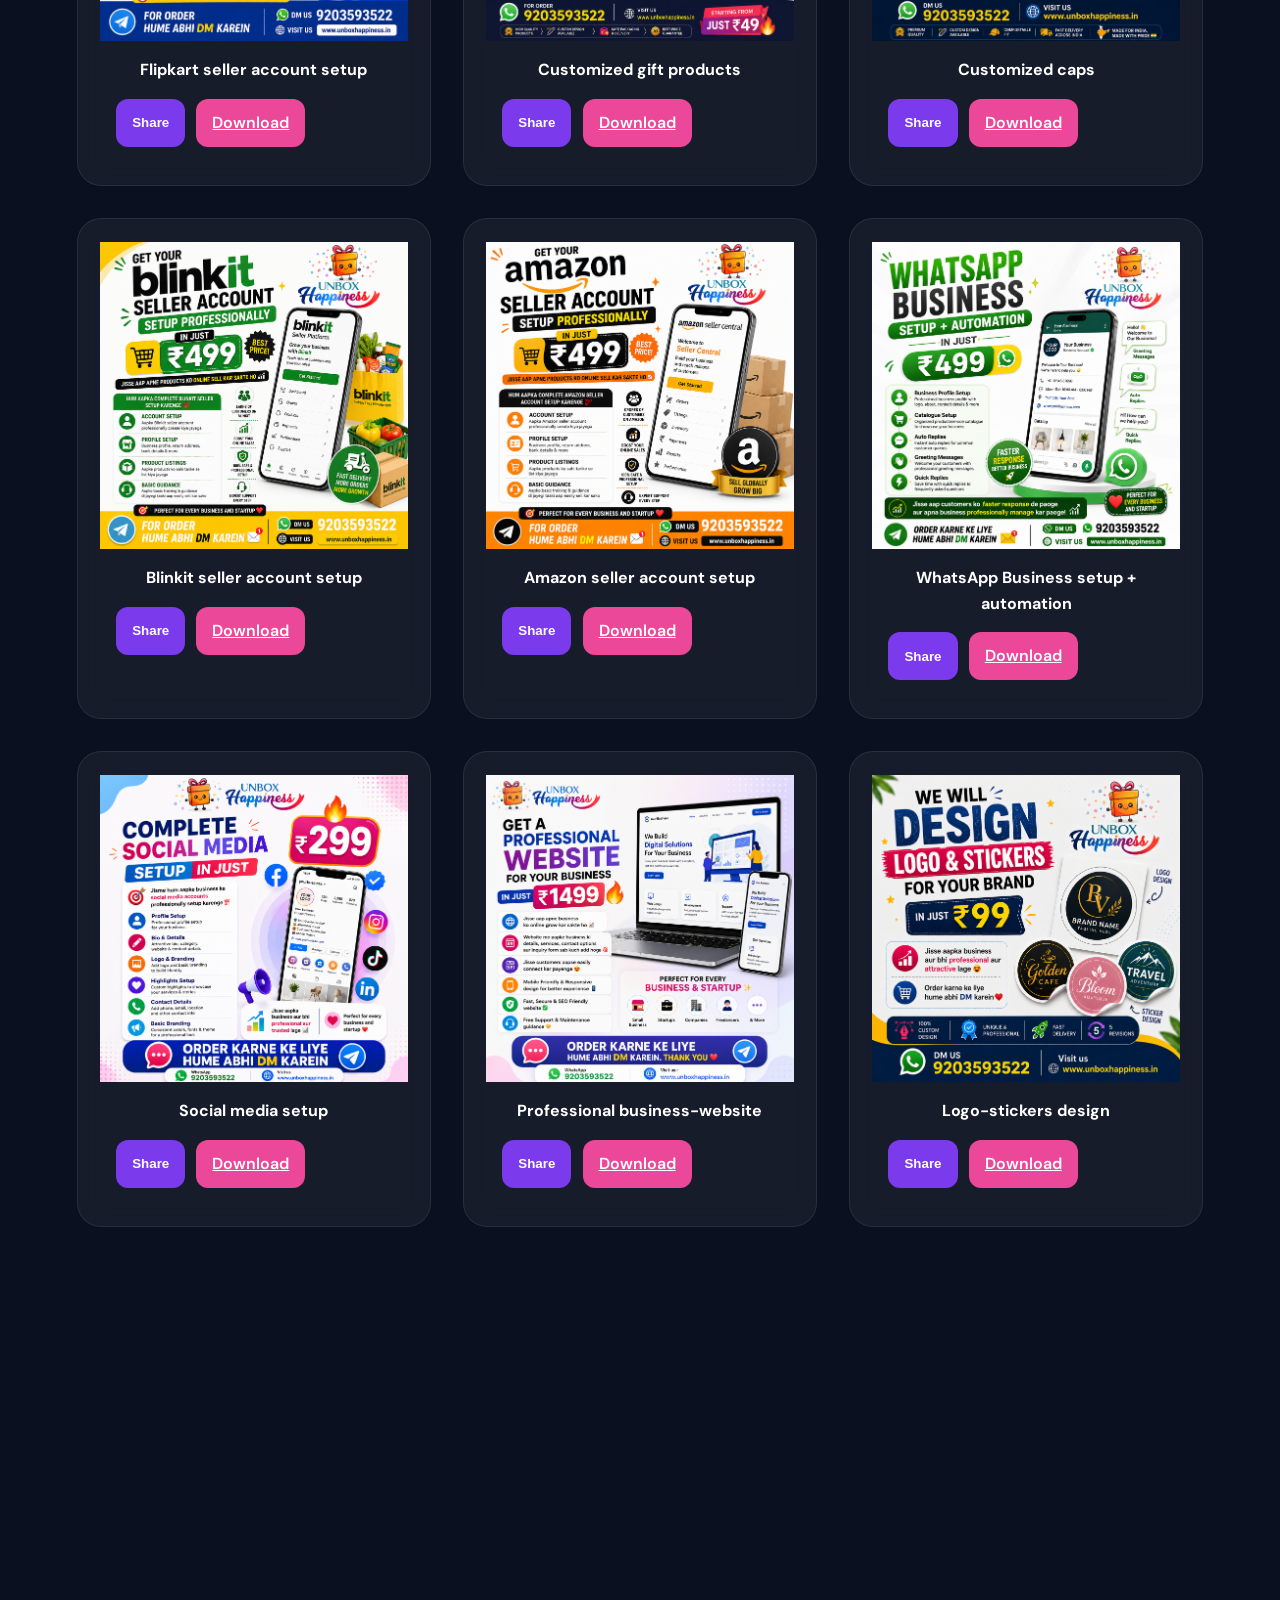
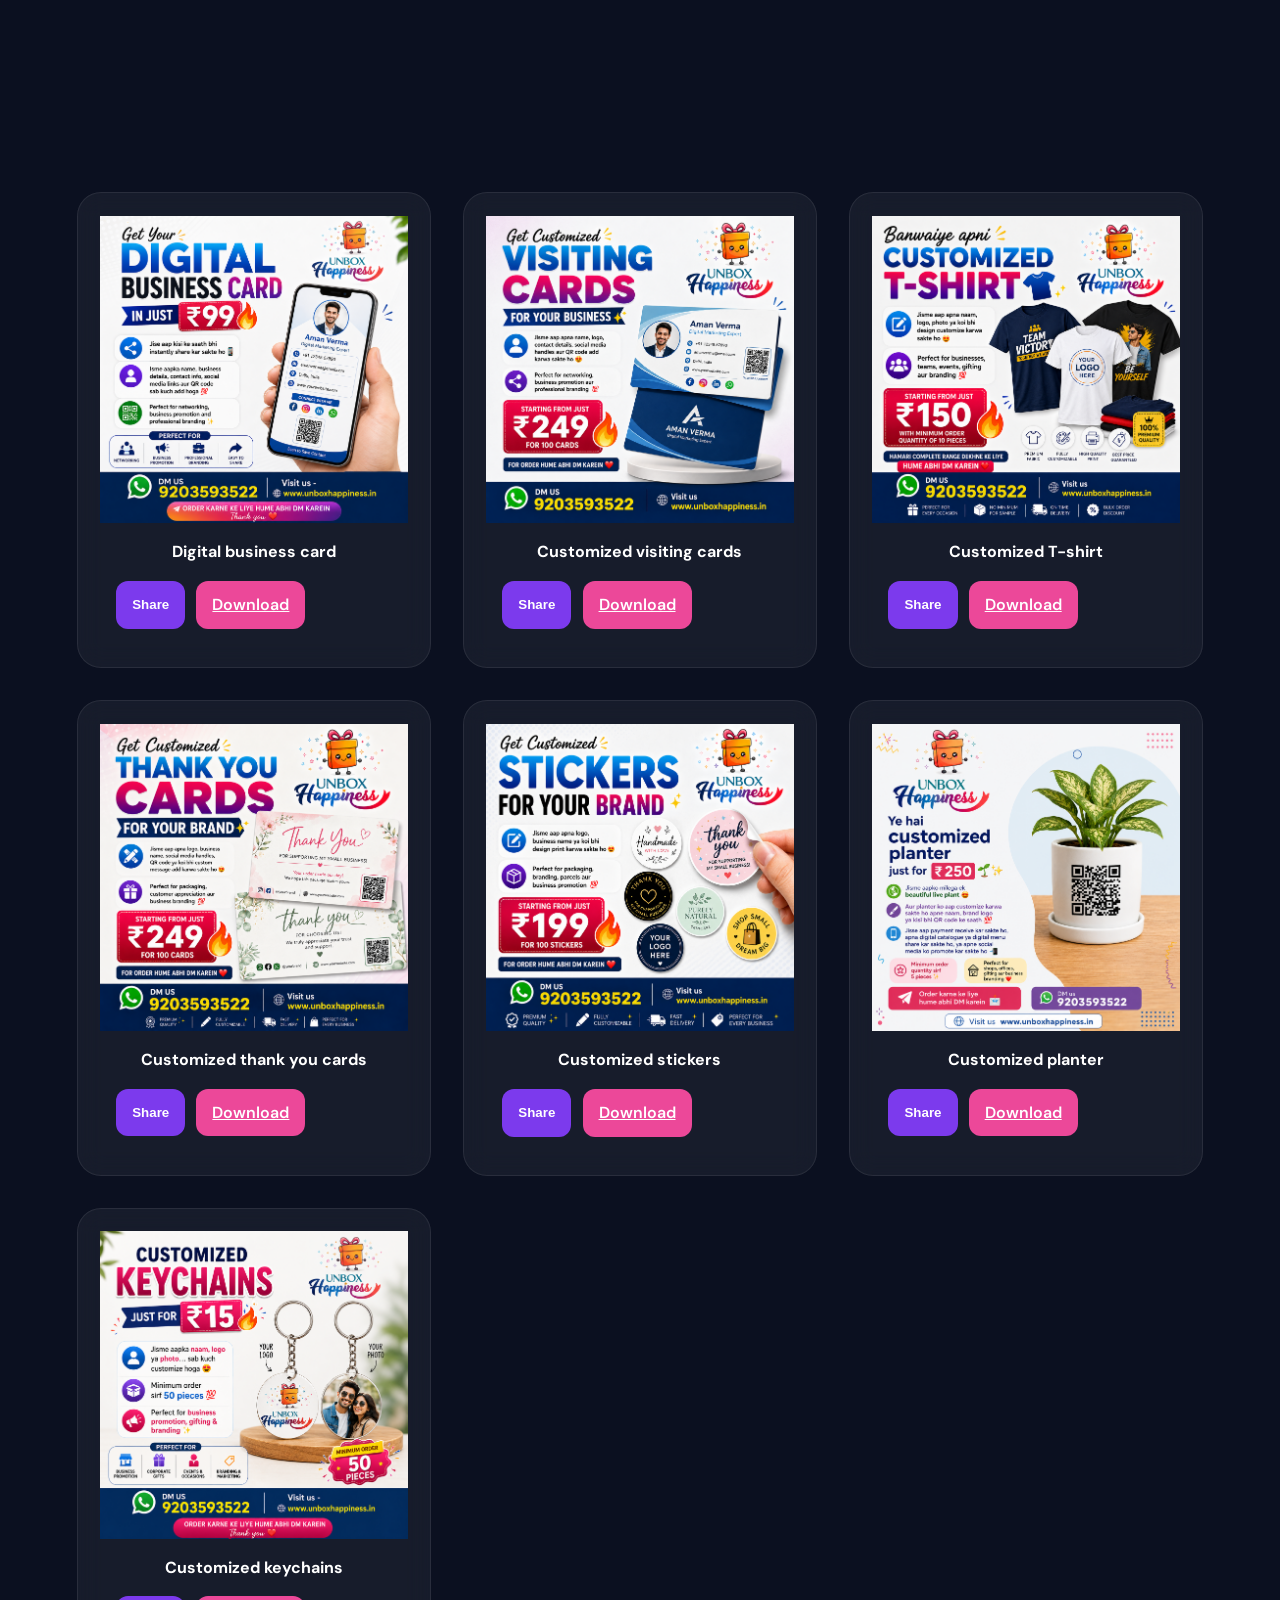
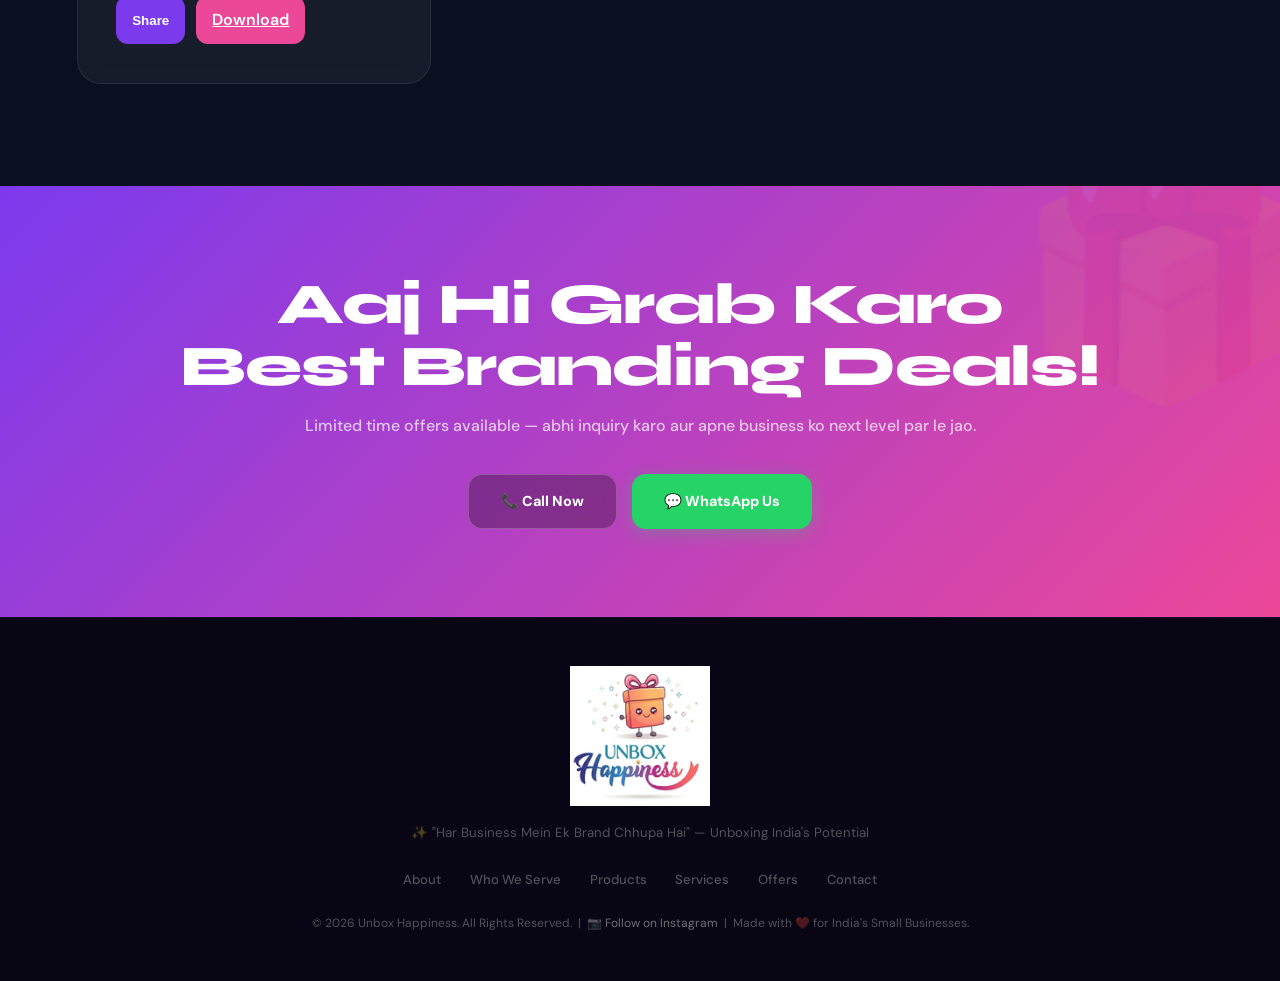
<file: our-offers.html>
<!DOCTYPE html>
<html lang="en">
<head>
<meta charset="UTF-8" />
<meta name="viewport" content="width=device-width, initial-scale=1.0">

<meta property="og:title" content="Our Offers | Unbox Happiness">
<meta property="og:description" content="Latest branding offers, deals and promotional posters by Unbox Happiness.">
<meta property="og:image" content="https://www.unboxhappiness.in/small.png">

<title>Our Offers | Unbox Happiness</title>

<meta name="description" content="Explore latest offers, branding deals and promotional posters by Unbox Happiness.">

<link rel="icon" type="image/png" href="small.png">

<link href="https://fonts.googleapis.com/css2?family=Syne:wght@700;800&family=DM+Sans:ital,opsz,wght@0,9..40,400;0,9..40,500;0,9..40,600;0,9..40,700;1,9..40,400&display=swap" rel="stylesheet">

<link rel="stylesheet" href="style.css">
<link rel="stylesheet" href="offers.css">

</head>
<body>

<!-- NAV -->
<nav>
  <a class="nav-logo" href="index.html">
    <img src="small.png" alt="Unbox Happiness" class="nav-logo-img"/>
    <span class="logo-text"><b>Unbox</b> Happiness</span>
  </a>

  <ul class="nav-links">
    <li><a href="index.html#mission">About</a></li>
    <li><a href="index.html#offers">Products & Services</a></li>
    <li><a href="index.html#why">Why Us</a></li>
    <li><a href="index.html#contact">Contact</a></li>
  </ul>

  <div class="nav-actions">
    <a href="our-offers.html" class="nav-cta">🔥 Deals & Offers</a>

    <button class="hamburger" id="ham" aria-label="Menu">
      <span></span>
      <span></span>
      <span></span>
    </button>
  </div>
</nav>

<!-- MOBILE MENU -->
<div class="mobile-menu" id="mobileMenu">

  <a href="index.html#mission" onclick="closeMobile()">🌟 About Us</a>

  <a href="index.html#audience" onclick="closeMobile()">💼 Who We Serve</a>

  <a href="index.html#problem" onclick="closeMobile()">😟 The Problem</a>

  <a href="index.html#offers" onclick="closeMobile()">🧱 Products & Services</a>

  <a href="our-offers.html" onclick="closeMobile()">🔥 Latest Offers</a>

  <a href="index.html#why" onclick="closeMobile()">🏆 Why Us</a>

  <a href="index.html#contact" onclick="closeMobile()">📞 Contact</a>

  <div class="mobile-btns">

    <a href="tel:+919203593522" class="mb-call">
      📞 Call Now
    </a>

    <a href="https://instagram.com/unboxhappiness.ai"
       class="mb-ig"
       target="_blank">
       📷 Instagram
    </a>

    <a href="https://wa.me/919203593522"
       class="mb-wa"
       target="_blank">
       💬 WhatsApp
    </a>

  </div>
</div>


<!-- OFFERS SECTION -->
<section class="section offers-page-section" id="offersGallery">

  <div class="center">
    <span class="pill pp">🔥 Latest Deals & Offers</span>

    <h2 class="sec-title">
     <span class="gt">  Explore Our Latest </span> <span class="gt">Deals & Offers</span>
    </h2>

    <p class="sec-sub">
      Hamare latest branding offers, customized product deals.
    </p>
  </div>

  <!-- GRID -->
  <div class="offers-grid" id="offersGrid">

    <!-- Dynamic cards load here -->

  </div>

</section>

<!-- MODAL -->
<div class="offer-modal" id="offerModal">

  <span class="close-modal" id="closeModal">&times;</span>

  <img id="modalImage" alt="Offer Preview">

</div>

<!-- FINAL CTA -->
<section class="final-cta">

  <h2>
    Aaj Hi Grab Karo <br>
    Best Branding Deals!
  </h2>

  <p>
    Limited time offers available — abhi inquiry karo aur apne business ko next level par le jao.
  </p>

  <div class="final-btns">

    <a href="tel:+919203593522" class="btn-fd">
      📞 Call Now
    </a>

    <a href="https://wa.me/919203593522?text=Mujhe%20latest%20offers%20ke%20baare%20mein%20jaanna%20hai"
       class="btn-fg"
       target="_blank">
       💬 WhatsApp Us
    </a>

  </div>

</section>

<!-- FOOTER -->
<footer>

  <img src="medium.png"
       alt="Unbox Happiness"
       class="footer-logo-img"/>

  <div class="tagline">
    ✨ "Har Business Mein Ek Brand Chhupa Hai" — Unboxing India's Potential
  </div>

  <ul class="footer-links">

    <li>
      <a href="index.html#mission">About</a>
    </li>

    <li>
      <a href="index.html#audience">Who We Serve</a>
    </li>

    <li>
      <a href="index.html#products">Products</a>
    </li>

    <li>
      <a href="index.html#services">Services</a>
    </li>

    <li>
      <a href="our-offers.html">Offers</a>
    </li>

    <li>
      <a href="index.html#contact">Contact</a>
    </li>

  </ul>

  <p class="copy">
    © 2026 Unbox Happiness. All Rights Reserved.
    &nbsp;|&nbsp;

    <a href="https://instagram.com/unboxhappiness.ai"
       target="_blank"
       style="color:rgba(255,255,255,.42);text-decoration:none;">

       📷 Follow on Instagram

    </a>

    &nbsp;|&nbsp;

    Made with ❤️ for India's Small Businesses.
  </p>

</footer>

<!-- FLOATING BUTTONS -->

<a href="tel:+919203593522"
   class="float-call"
   title="Call Now">
   📞
</a>

<a href="https://wa.me/919203593522?text=Mujhe%20latest%20offers%20ke%20baare%20mein%20jaanna%20hai"
   class="float-wa"
   target="_blank"
   title="Chat on WhatsApp">
   💬
</a>

<a href="https://instagram.com/unboxhappiness.ai"
   class="float-ig"
   target="_blank"
   title="Follow on Instagram">
   📷
</a>

<!-- TOAST -->
<div class="toast" id="toast">
  Link copied!
</div>

<!-- SCRIPTS -->
<script src="script.js"></script>
<script src="offers.js"></script>

</body>
</html>
</file>
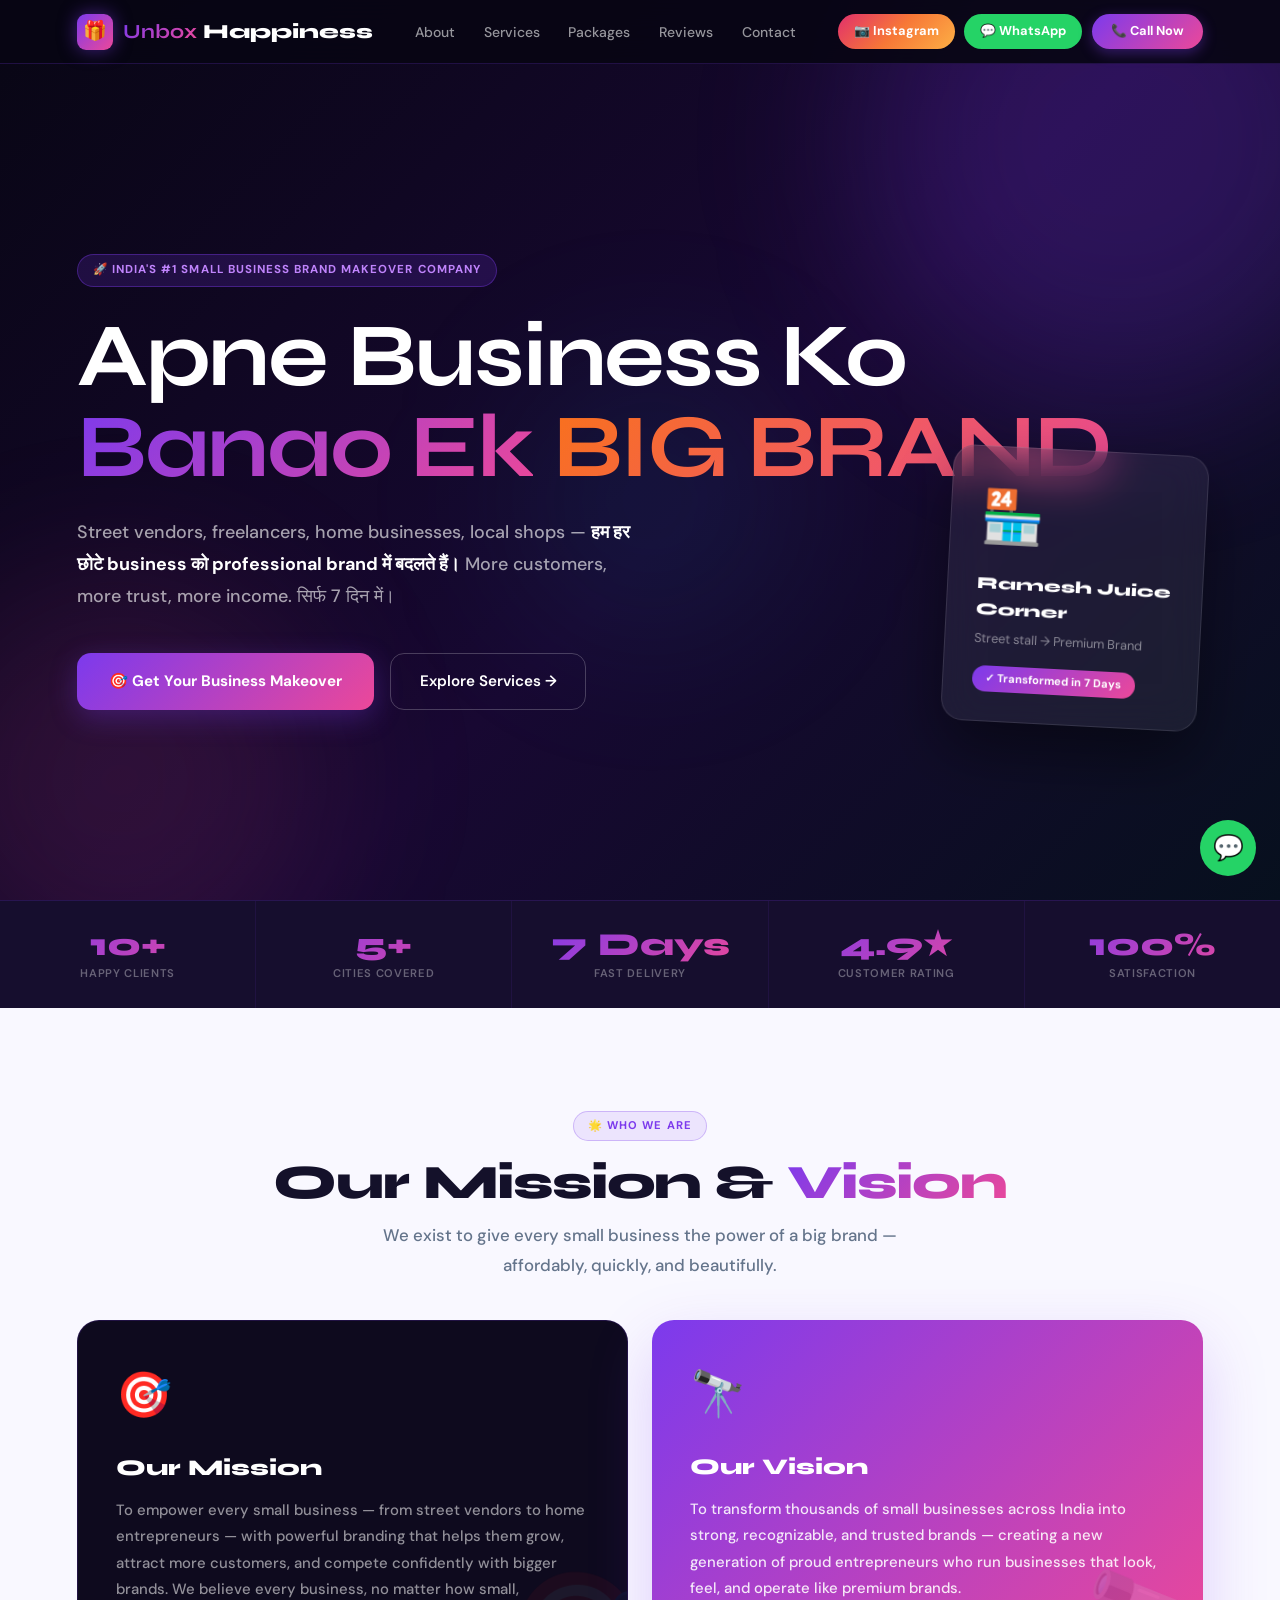
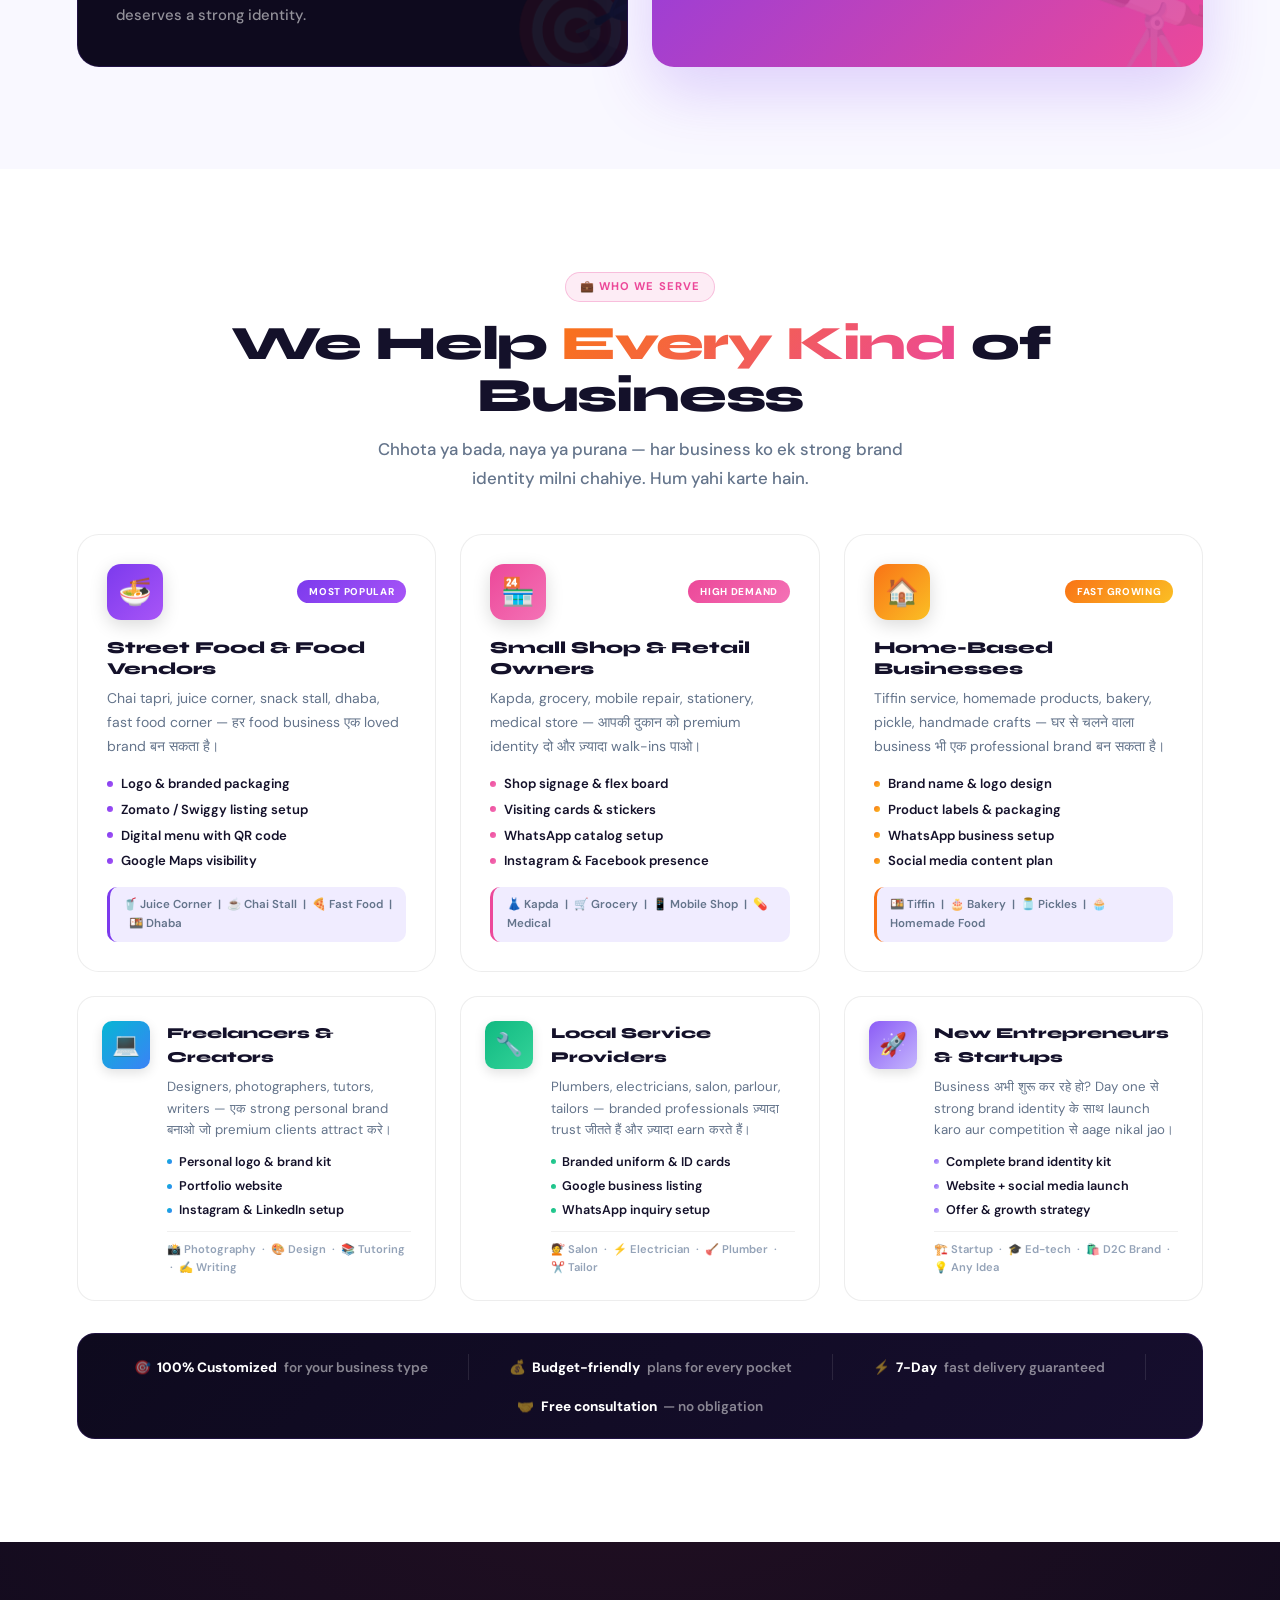
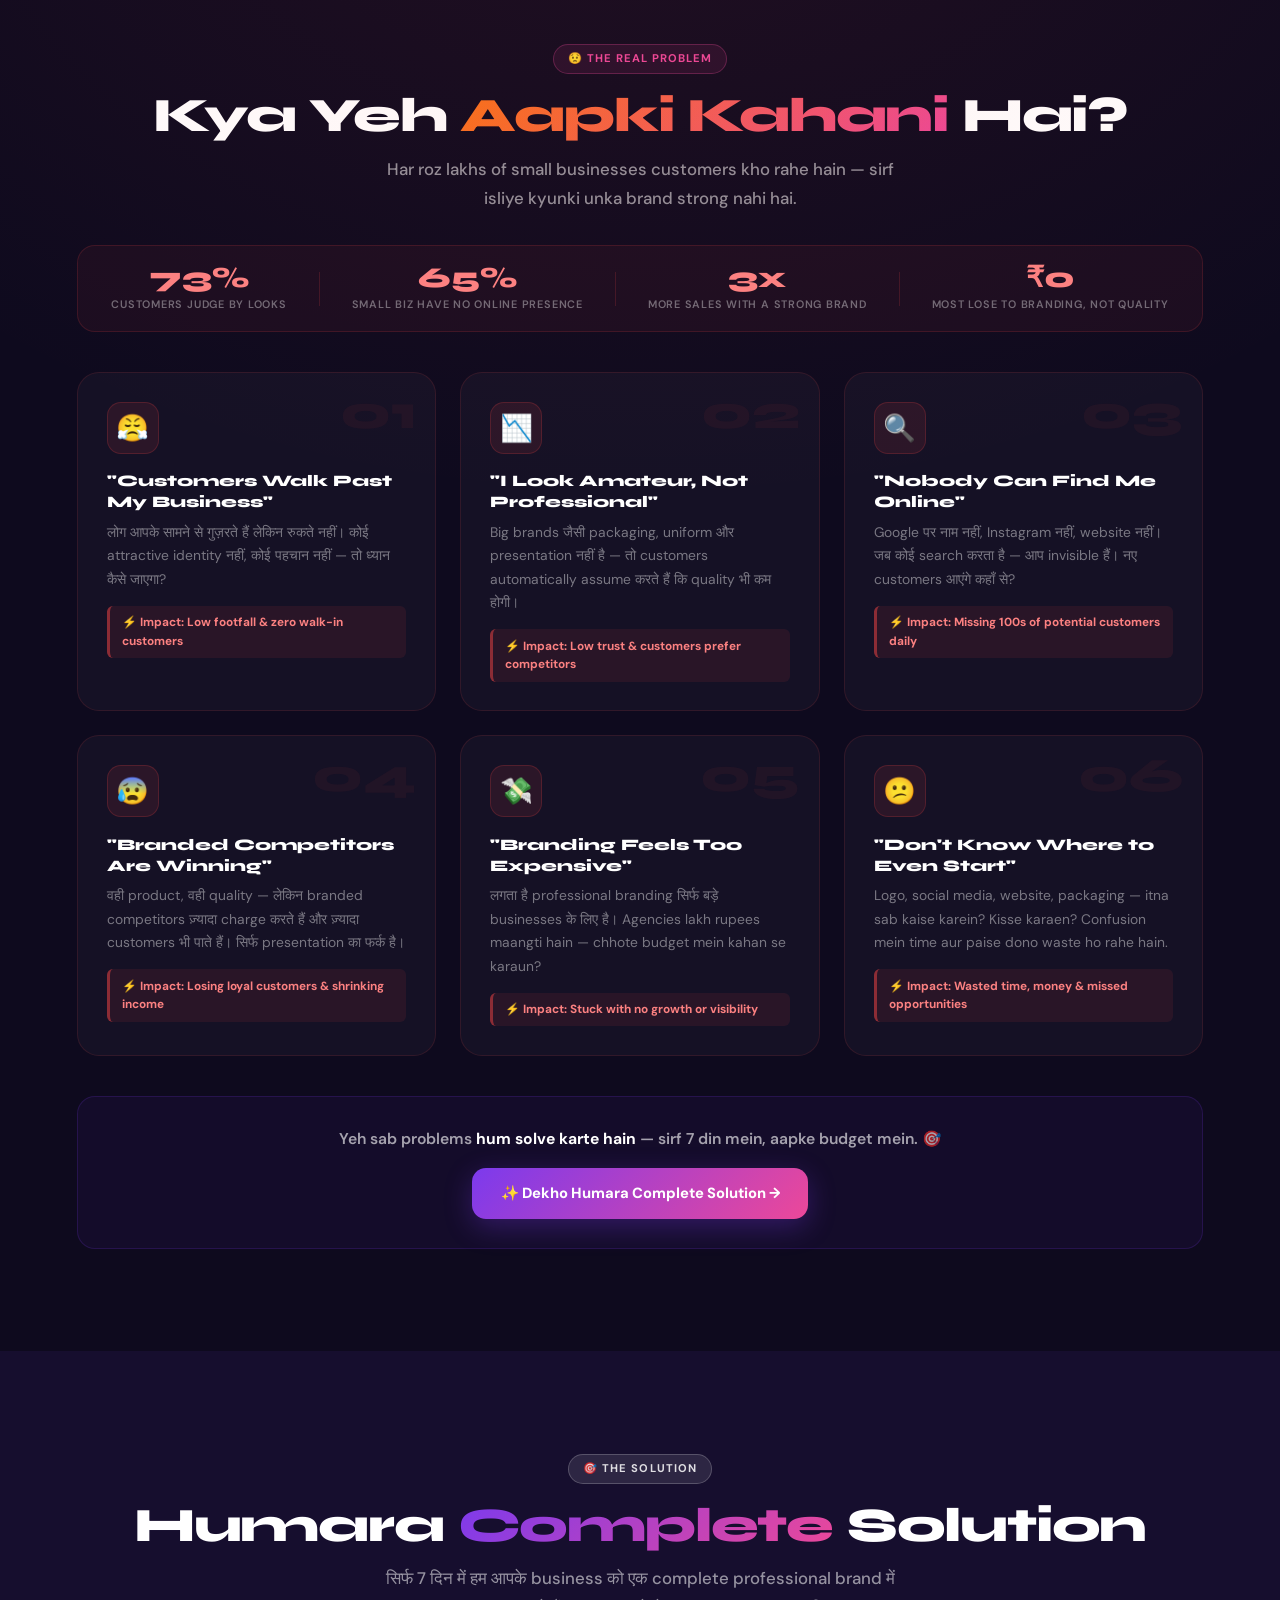
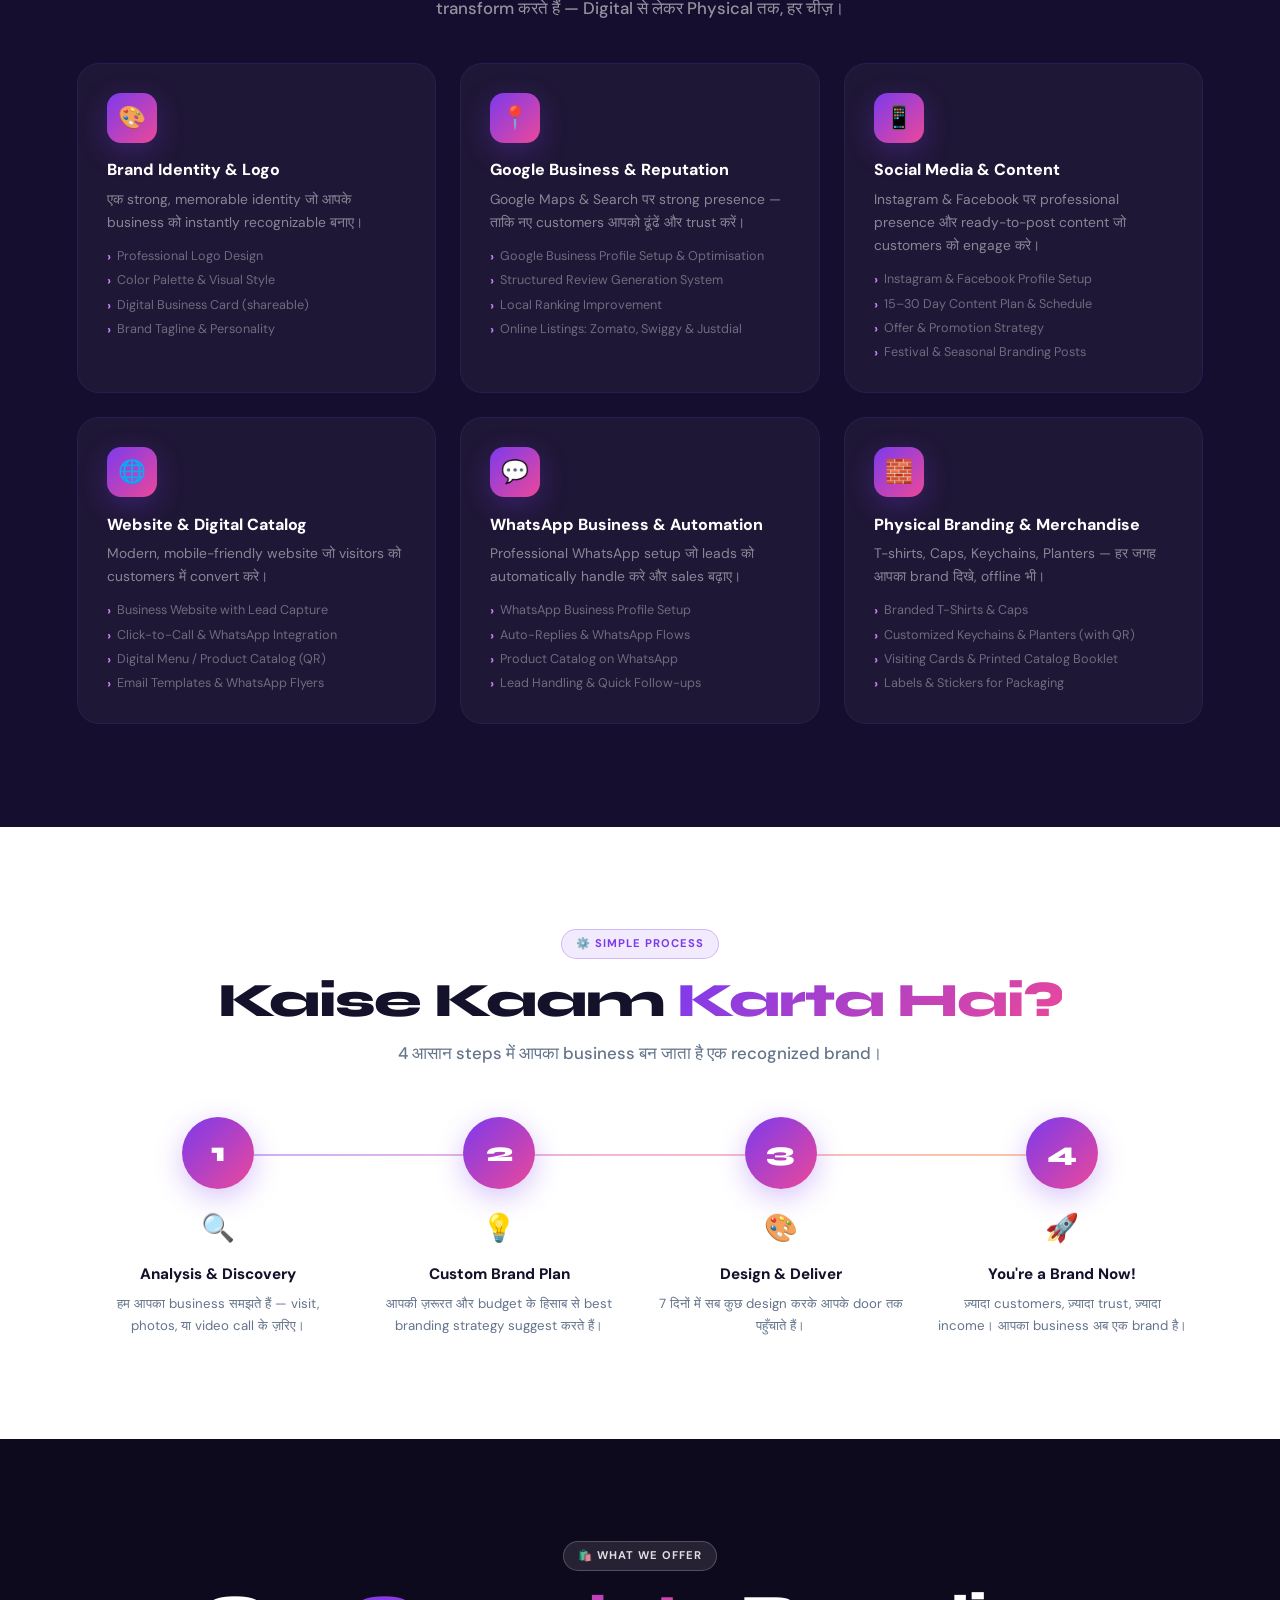
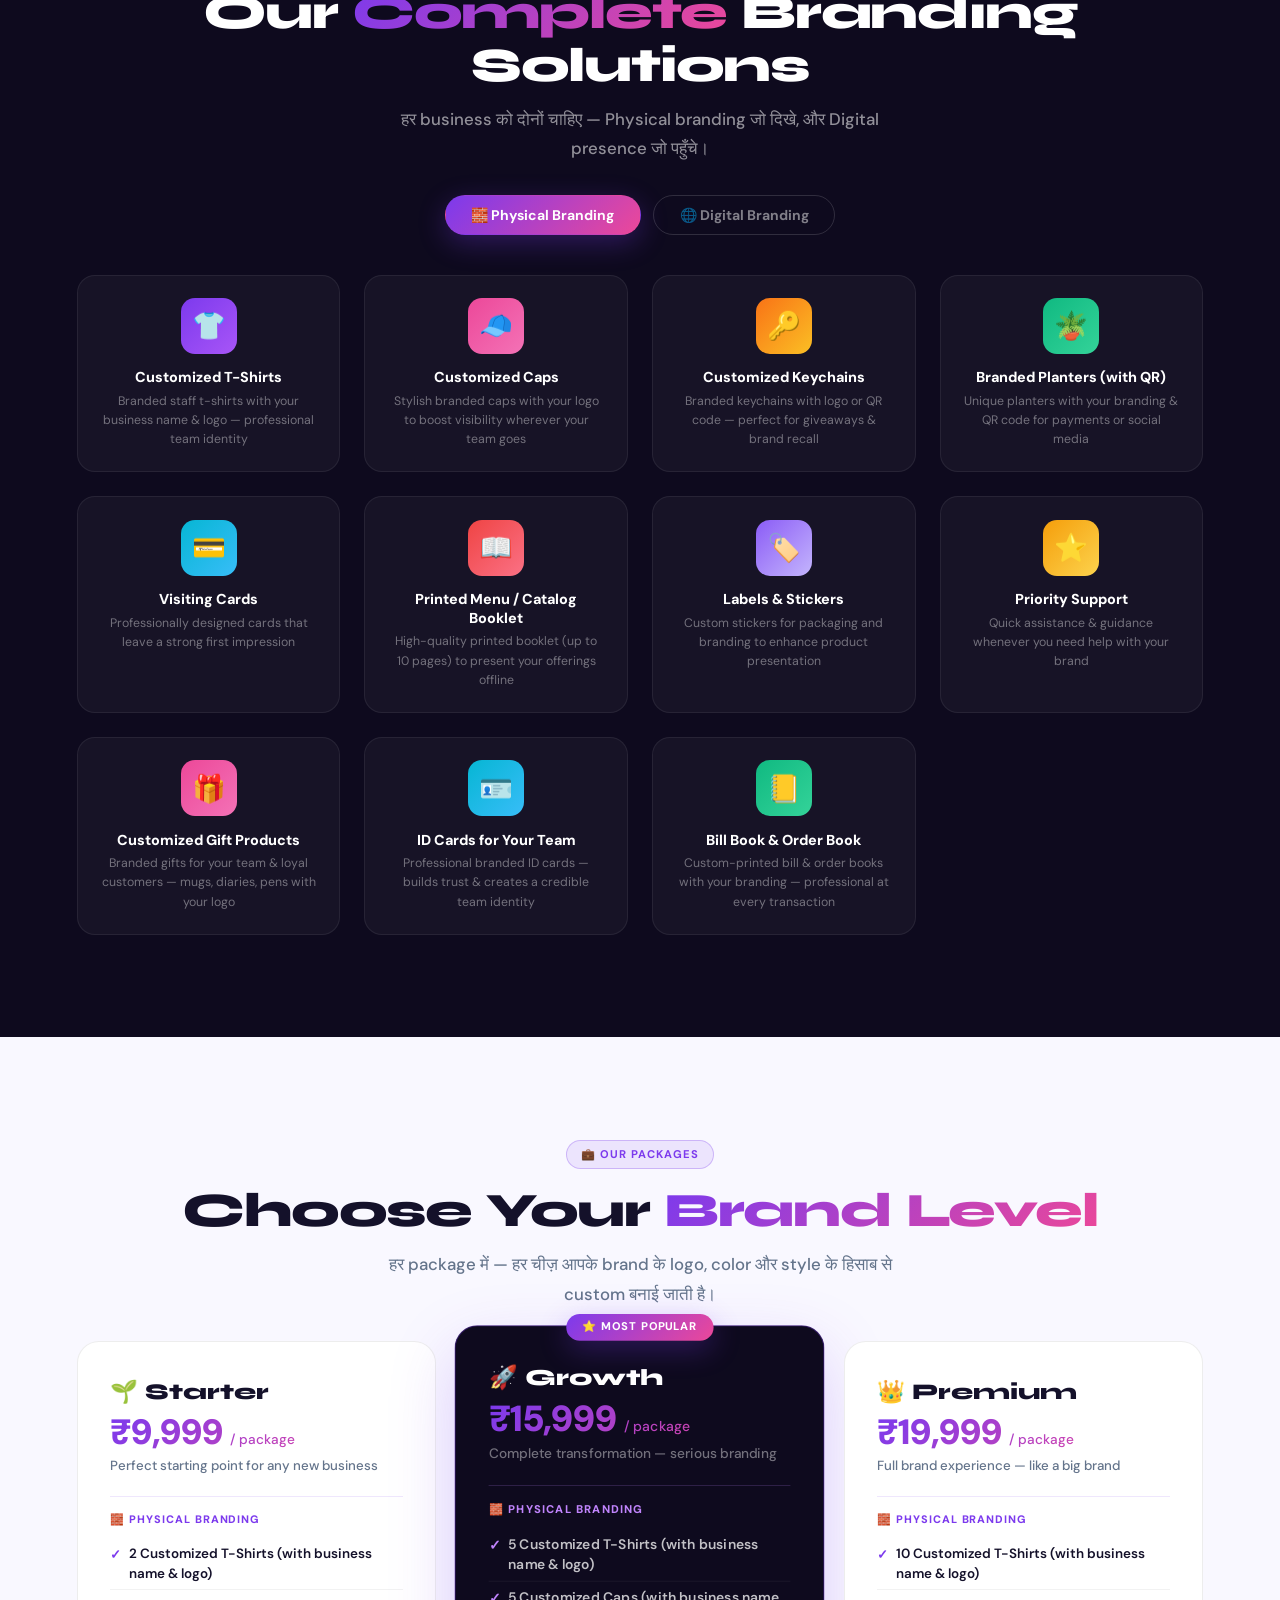
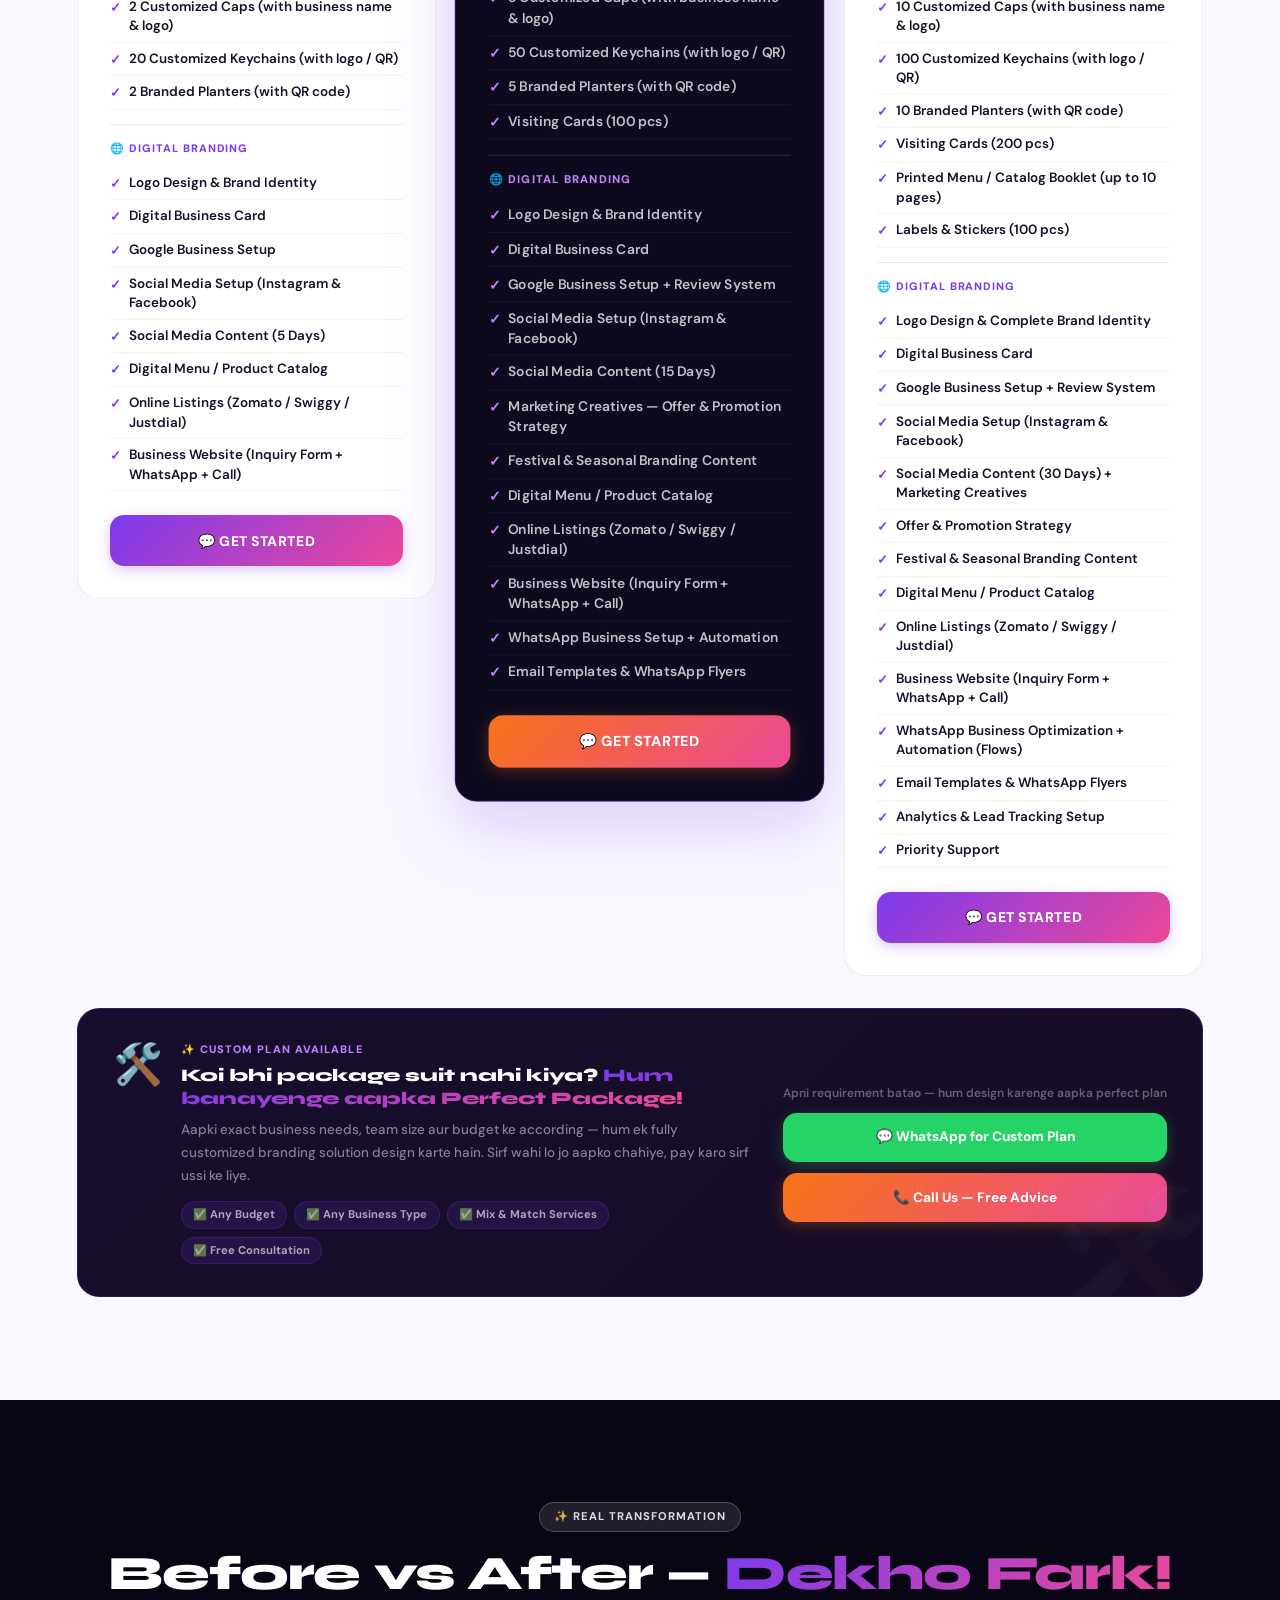
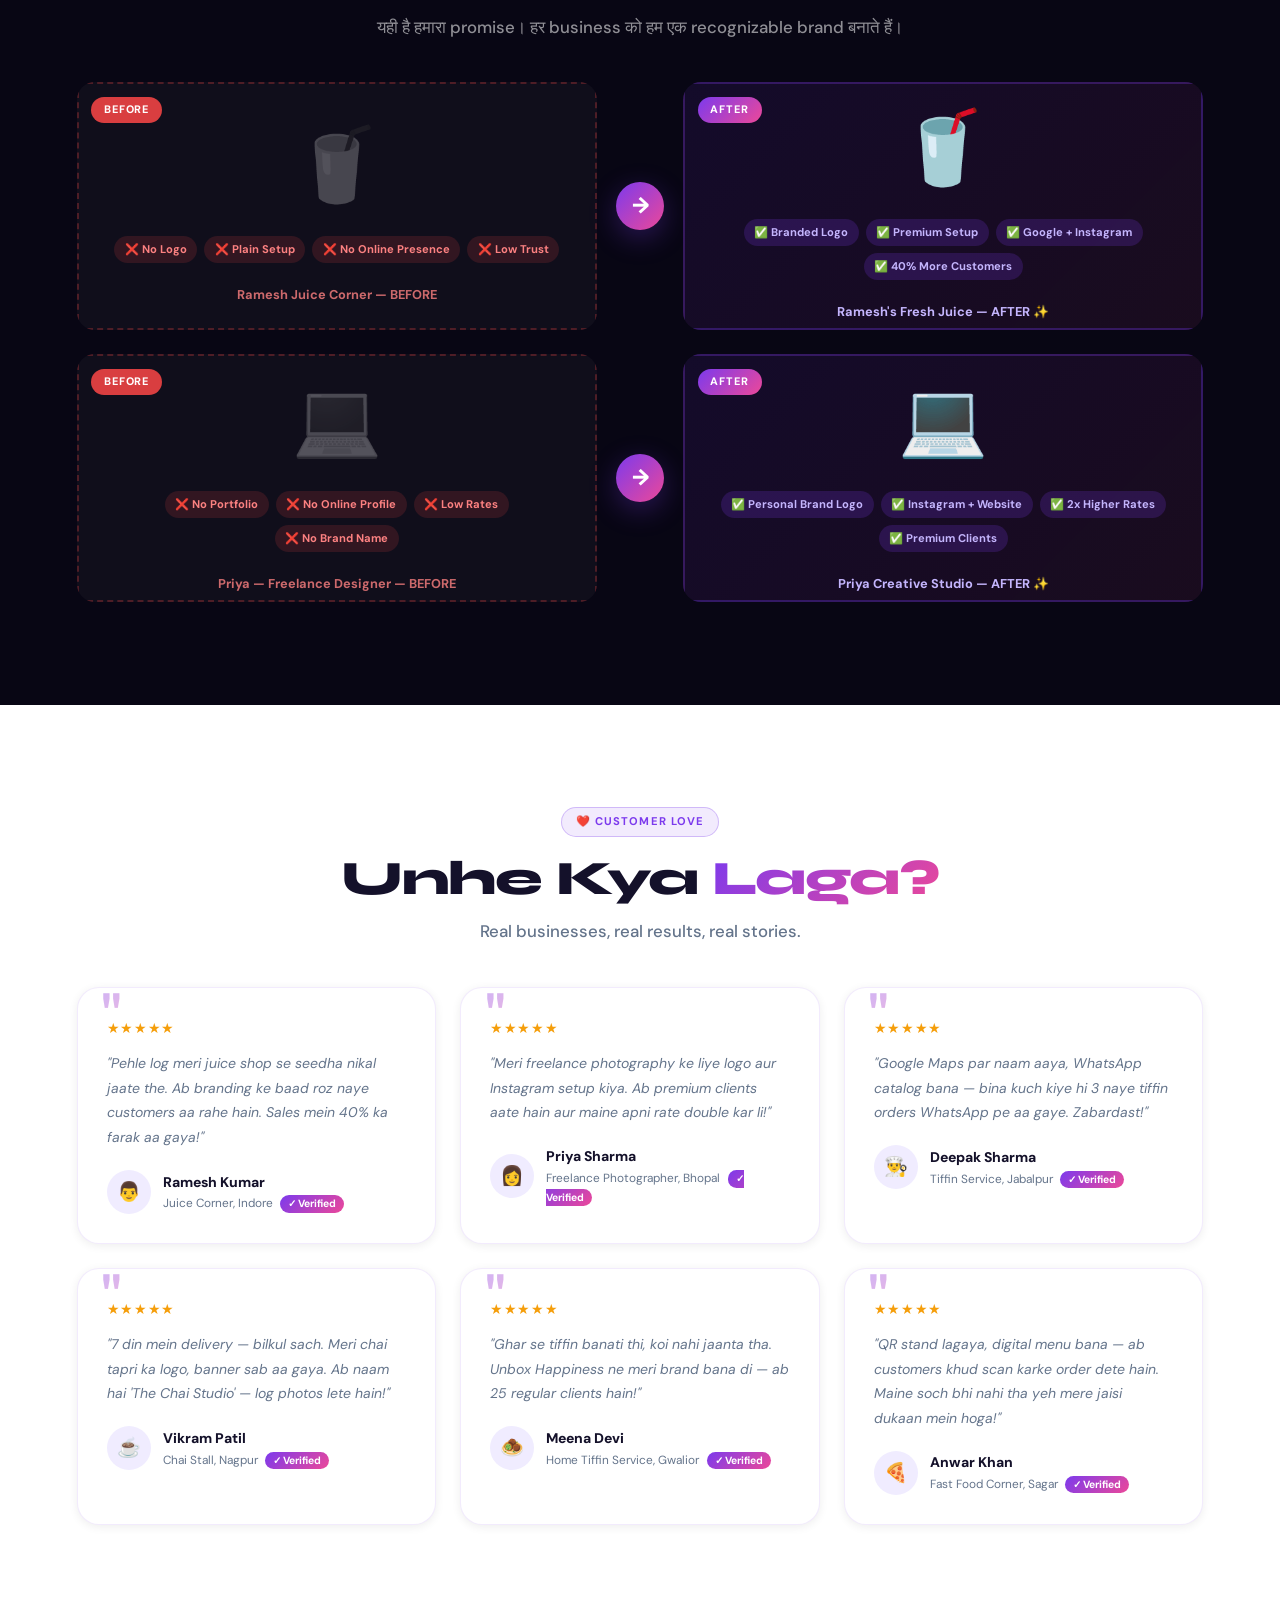
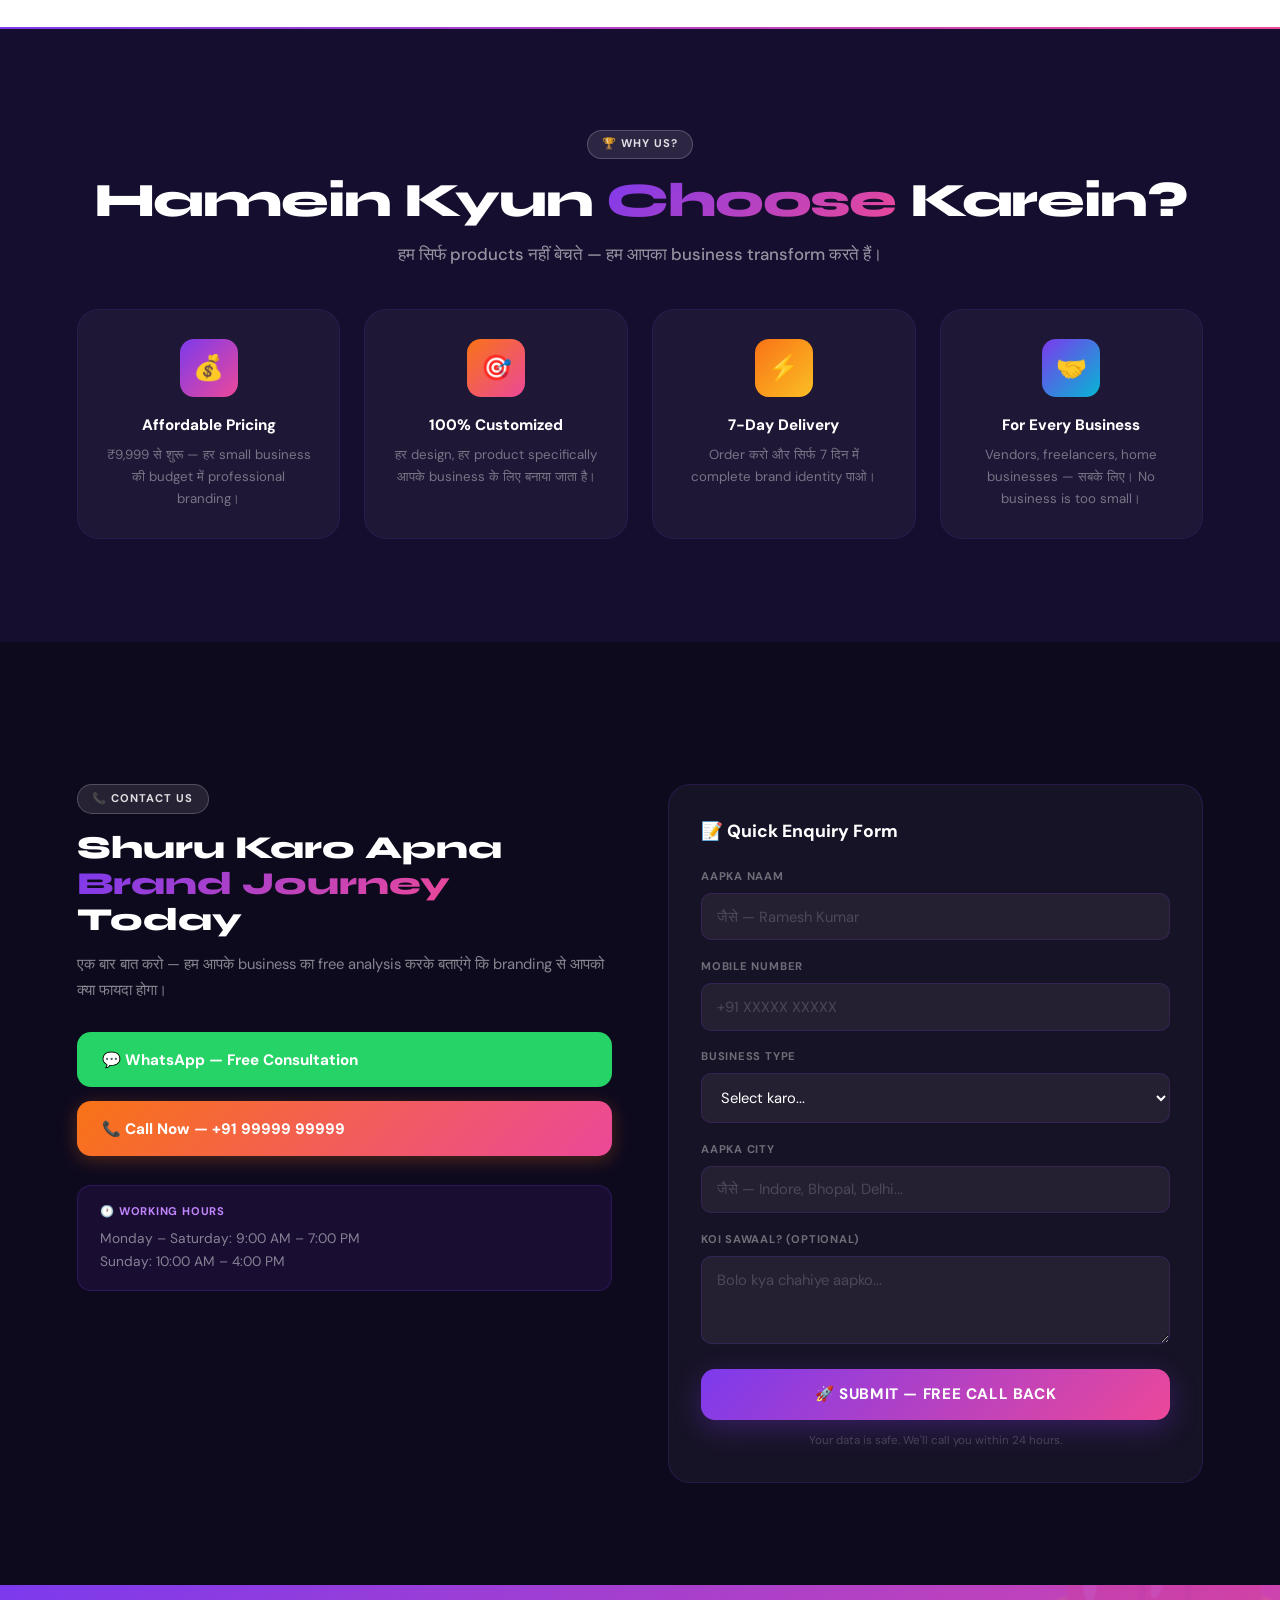
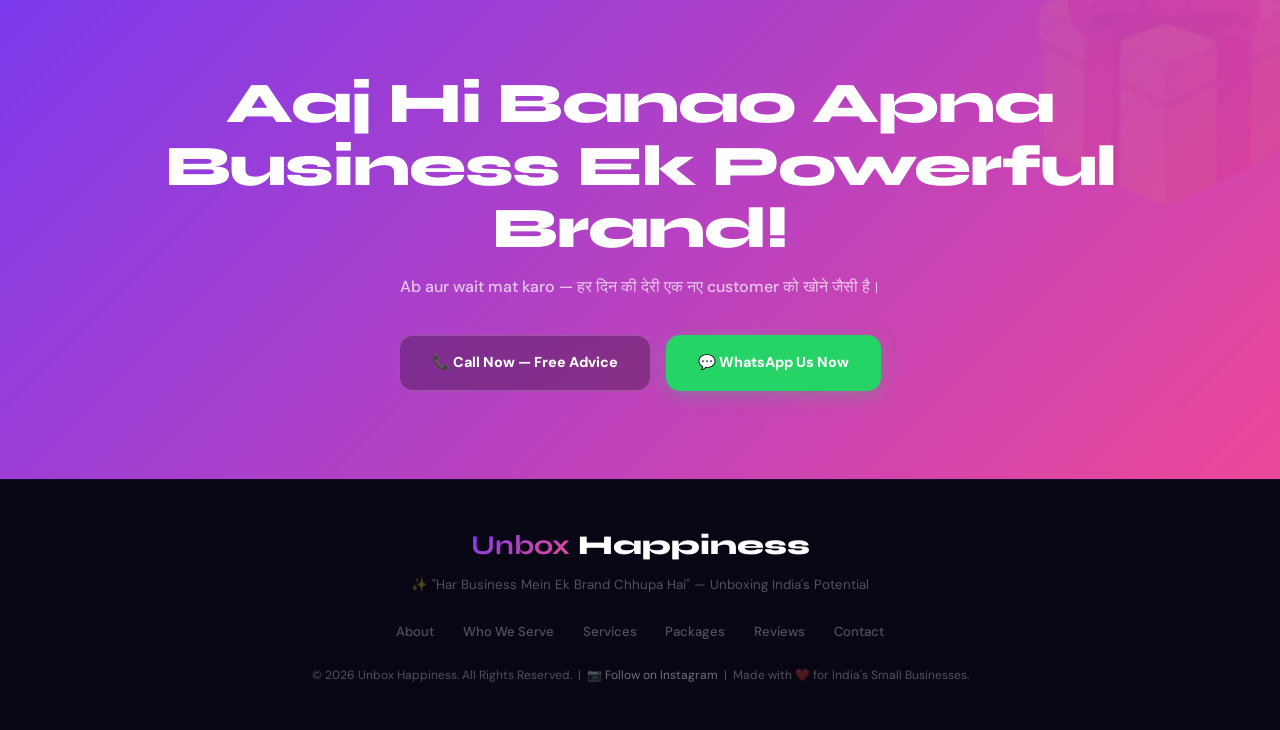
<file: unbox-happiness.html>
<!DOCTYPE html>
<html lang="en">
<head>
<meta charset="UTF-8">
<meta name="viewport" content="width=device-width, initial-scale=1.0">
<title>Unbox Happiness — Brand Transformation for Every Business</title>
<link href="https://fonts.googleapis.com/css2?family=Syne:wght@700;800&family=DM+Sans:ital,opsz,wght@0,9..40,400;0,9..40,500;0,9..40,600;0,9..40,700;1,9..40,400&display=swap" rel="stylesheet">
<style>
/* ═══════════════════════════════════════════════════
   DESIGN TOKENS — Single source of truth
═══════════════════════════════════════════════════ */
:root {
  /* Brand Palette */
  --purple:       #7C3AED;
  --purple-mid:   #9F5BF0;
  --purple-light: #C084FC;
  --pink:         #EC4899;
  --pink-light:   #F472B6;
  --orange:       #F97316;
  --green:        #22C55E;   /* WhatsApp */
  --red:          #EF4444;

  /* Backgrounds */
  --bg-darkest:   #080614;
  --bg-dark:      #0E0A1E;
  --bg-dark2:     #160E2E;
  --bg-card-dark: rgba(255,255,255,0.04);
  --bg-light:     #FFFFFF;
  --bg-off:       #F9F8FF;
  --bg-tint:      #F0ECFF;

  /* Text */
  --text:         #14112A;
  --text-muted:   #64748B;
  --text-faint:   #94A3B8;
  --text-pale:    rgba(255,255,255,0.55);

  /* Gradients */
  --g-primary:    linear-gradient(135deg, #7C3AED, #EC4899);
  --g-warm:       linear-gradient(135deg, #F97316, #EC4899);
  --g-cool:       linear-gradient(135deg, #7C3AED, #06B6D4);
  --g-hero:       linear-gradient(135deg, #080614 0%, #180832 55%, #07101E 100%);
  --g-purple-soft:linear-gradient(135deg, rgba(124,58,237,.08), rgba(236,72,153,.04));

  /* Spacing */
  --pad-section:  clamp(4rem, 8vw, 6.5rem);
  --pad-x:        clamp(4%, 6%, 6%);
  --gap-card:     1.5rem;
  --gap-sm:       1rem;

  /* Radii */
  --r-xs:  0.375rem;
  --r-sm:  0.625rem;
  --r-md:  0.875rem;
  --r-lg:  1.125rem;
  --r-xl:  1.375rem;
  --r-pill:100px;

  /* Shadows */
  --sh-sm:     0 2px 10px rgba(0,0,0,.07);
  --sh-md:     0 8px 28px rgba(0,0,0,.11);
  --sh-lg:     0 20px 56px rgba(0,0,0,.16);
  --sh-purple: 0 8px 28px rgba(124,58,237,.30);
  --sh-purple-xl:0 24px 64px rgba(124,58,237,.22);

  /* Transitions */
  --tr: all 0.28s cubic-bezier(0.4,0,0.2,1);
}

/* ═══════════════════════════════════════════════════
   RESET & BASE
═══════════════════════════════════════════════════ */
*, *::before, *::after { margin:0; padding:0; box-sizing:border-box; }
html { scroll-behavior:smooth; font-size:16px; }
body { font-family:'DM Sans',sans-serif; background:var(--bg-light); color:var(--text); overflow-x:hidden; line-height:1.6; -webkit-font-smoothing:antialiased; }
img { max-width:100%; display:block; }
a { color:inherit; }

/* ═══════════════════════════════════════════════════
   TYPOGRAPHY SCALE
═══════════════════════════════════════════════════ */
.sec-title {
  font-family:'Syne',sans-serif;
  font-size:clamp(1.9rem, 4vw, 3rem);
  font-weight:800;
  line-height:1.1;
  letter-spacing:-0.025em;
  color:var(--text);
  margin-bottom:0.75rem;
}
.sec-title.wh { color:#fff; }
.sec-sub {
  font-size:clamp(0.95rem, 1.5vw, 1.05rem);
  color:var(--text-muted);
  line-height:1.75;
  max-width:540px;
  font-weight:500;
}
.sec-sub.wh { color:var(--text-pale); }
.center { text-align:center; }
.center .sec-sub { margin:0 auto; }

/* Gradient text */
.gt  { background:var(--g-primary); -webkit-background-clip:text; -webkit-text-fill-color:transparent; background-clip:text; }
.gw  { background:var(--g-warm);    -webkit-background-clip:text; -webkit-text-fill-color:transparent; background-clip:text; }
.gc  { background:var(--g-cool);    -webkit-background-clip:text; -webkit-text-fill-color:transparent; background-clip:text; }

/* Pills / Labels */
.pill {
  display:inline-flex; align-items:center; gap:0.4rem;
  font-size:0.7rem; font-weight:700; letter-spacing:0.09em; text-transform:uppercase;
  padding:0.3rem 0.9rem; border-radius:var(--r-pill); margin-bottom:1rem;
}
.pill.pp  { background:rgba(124,58,237,.1);  border:1px solid rgba(124,58,237,.28); color:var(--purple); }
.pill.pw  { background:rgba(255,255,255,.1); border:1px solid rgba(255,255,255,.2);  color:rgba(255,255,255,.85); }
.pill.ppk { background:rgba(236,72,153,.1);  border:1px solid rgba(236,72,153,.28); color:var(--pink); }
.pill.por { background:rgba(249,115,22,.1);  border:1px solid rgba(249,115,22,.28); color:var(--orange); }

/* Sections */
.section { padding:var(--pad-section) var(--pad-x); }

/* Animations */
@keyframes fadeUp   { from{opacity:0;transform:translateY(24px)} to{opacity:1;transform:translateY(0)} }
@keyframes pulse-wa { 0%,100%{box-shadow:0 4px 24px rgba(37,211,102,.45)} 50%{box-shadow:0 4px 44px rgba(37,211,102,.7)} }
.reveal { opacity:0; transform:translateY(24px); transition:opacity .55s ease, transform .55s ease; }
.reveal.visible { opacity:1; transform:translateY(0); }

/* ═══════════════════════════════════════════════════
   NAVIGATION
═══════════════════════════════════════════════════ */
nav {
  position:fixed; top:0; left:0; right:0; z-index:999;
  background:rgba(8,6,20,.92); backdrop-filter:blur(18px);
  display:flex; align-items:center; justify-content:space-between;
  padding:0.85rem var(--pad-x);
  border-bottom:1px solid rgba(124,58,237,.22);
}
.nav-logo { display:flex; align-items:center; gap:0.65rem; text-decoration:none; }
.logo-box {
  width:36px; height:36px; border-radius:9px;
  background:var(--g-primary); display:flex; align-items:center; justify-content:center;
  font-size:1.2rem; box-shadow:0 0 18px rgba(124,58,237,.5); flex-shrink:0;
}
.logo-text { font-family:'Syne',sans-serif; font-size:1.25rem; font-weight:800; color:#fff; }
.logo-text b { background:var(--g-primary); -webkit-background-clip:text; -webkit-text-fill-color:transparent; background-clip:text; }
.nav-links { display:flex; gap:1.8rem; list-style:none; }
.nav-links a { color:rgba(255,255,255,.58); text-decoration:none; font-size:0.875rem; font-weight:500; transition:color .2s; }
.nav-links a:hover { color:#fff; }
.nav-actions { display:flex; gap:0.6rem; align-items:center; }
.nav-ig  { background:linear-gradient(135deg,#E1306C,#F77737,#FCAF45); color:#fff; padding:0.45rem 1rem; border-radius:var(--r-pill); font-size:0.8rem; font-weight:700; text-decoration:none; display:flex; align-items:center; gap:0.35rem; transition:opacity .2s; white-space:nowrap; }
.nav-wa  { background:#25D366; color:#fff; padding:0.45rem 1rem; border-radius:var(--r-pill); font-size:0.8rem; font-weight:700; text-decoration:none; display:flex; align-items:center; gap:0.35rem; transition:opacity .2s; white-space:nowrap; }
.nav-cta { background:var(--g-primary); color:#fff; padding:0.45rem 1.2rem; border-radius:var(--r-pill); font-size:0.8rem; font-weight:700; text-decoration:none; transition:opacity .2s; white-space:nowrap; box-shadow:0 4px 14px rgba(124,58,237,.38); }
.nav-ig:hover,.nav-wa:hover,.nav-cta:hover { opacity:0.85; }

/* Hamburger */
.hamburger { display:none; flex-direction:column; gap:5px; cursor:pointer; padding:4px; background:none; border:none; }
.hamburger span { display:block; width:22px; height:2px; background:#fff; border-radius:2px; transition:var(--tr); }
.hamburger.open span:nth-child(1) { transform:translateY(7px) rotate(45deg); }
.hamburger.open span:nth-child(2) { opacity:0; transform:scaleX(0); }
.hamburger.open span:nth-child(3) { transform:translateY(-7px) rotate(-45deg); }
.mobile-menu {
  display:none; position:fixed; top:62px; left:0; right:0; z-index:998;
  background:rgba(8,6,20,.97); backdrop-filter:blur(20px);
  padding:1.5rem var(--pad-x) 2rem;
  border-bottom:1px solid rgba(124,58,237,.2);
  flex-direction:column; gap:0.5rem;
}
.mobile-menu.open { display:flex; }
.mobile-menu a { color:rgba(255,255,255,.7); text-decoration:none; font-size:1rem; font-weight:600; padding:0.75rem 0; border-bottom:1px solid rgba(255,255,255,.06); transition:color .2s; }
.mobile-menu a:hover { color:#fff; }
.mobile-menu a:last-child { border:none; }
.mobile-btns { display:flex; gap:0.6rem; flex-wrap:wrap; margin-top:1rem; }
.mobile-btns a { flex:1; min-width:120px; text-align:center; padding:0.7rem 1rem; border-radius:var(--r-md); font-size:0.85rem; font-weight:700; text-decoration:none; }
.mb-ig  { background:linear-gradient(135deg,#E1306C,#F77737); color:#fff; }
.mb-wa  { background:#25D366; color:#fff; }
.mb-call{ background:var(--g-primary); color:#fff; }

/* ═══════════════════════════════════════════════════
   HERO
═══════════════════════════════════════════════════ */
.hero {
  background:var(--g-hero); min-height:100vh;
  padding:clamp(5.5rem,10vw,8rem) var(--pad-x) 4rem;
  position:relative; overflow:hidden;
  display:flex; flex-direction:column; justify-content:center;
}
.orb { position:absolute; border-radius:50%; filter:blur(80px); pointer-events:none; }
.orb.o1 { width:520px; height:520px; background:rgba(124,58,237,.22); top:-120px; right:-100px; }
.orb.o2 { width:400px; height:400px; background:rgba(236,72,153,.12); bottom:-80px; left:-80px; }
.orb.o3 { width:280px; height:280px; background:rgba(6,182,212,.08); top:40%; left:40%; }
.hero-label {
  display:inline-flex; align-items:center; gap:0.45rem;
  background:rgba(124,58,237,.18); border:1px solid rgba(124,58,237,.38);
  color:#C084FC; padding:0.38rem 0.95rem; border-radius:var(--r-pill);
  font-size:0.72rem; font-weight:700; letter-spacing:0.09em; text-transform:uppercase;
  margin-bottom:1.5rem; width:fit-content;
  animation:fadeUp .6s ease both;
}
.hero h1 {
  font-family:'Syne',sans-serif;
  font-size:clamp(2.8rem, 7vw, 6rem);
  line-height:1.02; color:#fff;
  margin-bottom:1.5rem; letter-spacing:-0.025em;
  animation:fadeUp .6s .1s ease both;
}
.hero-sub {
  font-size:clamp(1rem, 1.8vw, 1.12rem); color:rgba(255,255,255,.62);
  max-width:560px; line-height:1.78; margin-bottom:2.5rem; font-weight:500;
  animation:fadeUp .6s .2s ease both;
}
.hero-sub strong { color:#fff; font-weight:700; }
.hero-btns { display:flex; gap:1rem; flex-wrap:wrap; animation:fadeUp .6s .3s ease both; }
.btn-pr {
  background:var(--g-primary); color:#fff; padding:0.95rem 2rem;
  border-radius:var(--r-md); font-size:0.95rem; font-weight:700;
  text-decoration:none; display:flex; align-items:center; gap:0.55rem;
  transition:var(--tr); box-shadow:var(--sh-purple);
}
.btn-pr:hover { transform:translateY(-2px); box-shadow:0 12px 40px rgba(124,58,237,.5); }
.btn-ol {
  background:transparent; color:#fff; padding:0.95rem 1.8rem;
  border-radius:var(--r-md); font-size:0.95rem; font-weight:600;
  text-decoration:none; border:1.5px solid rgba(255,255,255,.22); transition:var(--tr);
}
.btn-ol:hover { border-color:rgba(124,58,237,.6); background:rgba(124,58,237,.1); }
.hero-float {
  position:absolute; right:var(--pad-x); top:50%; transform:translateY(-50%);
  animation:fadeUp .8s .5s ease both;
}
.float-card {
  background:rgba(255,255,255,.06); backdrop-filter:blur(20px);
  border:1px solid rgba(255,255,255,.11); border-radius:var(--r-xl);
  padding:1.8rem; width:256px; transform:rotate(3deg);
  box-shadow:0 28px 64px rgba(0,0,0,.45);
}
.float-card .fem { font-size:3.2rem; display:block; margin-bottom:0.8rem; }
.float-card h3 { font-family:'Syne',sans-serif; font-size:1.05rem; font-weight:800; color:#fff; margin-bottom:0.3rem; }
.float-card p { font-size:0.8rem; color:rgba(255,255,255,.48); }
.float-tag { display:inline-block; background:var(--g-primary); color:#fff; padding:0.28rem 0.85rem; border-radius:var(--r-pill); font-size:0.7rem; font-weight:700; margin-top:1rem; }

/* ═══════════════════════════════════════════════════
   STATS BAR
═══════════════════════════════════════════════════ */
.stats-bar { background:var(--bg-dark2); display:flex; border-top:1px solid rgba(124,58,237,.18); }
.sbi { flex:1; padding:1.6rem 1rem; text-align:center; border-right:1px solid rgba(124,58,237,.1); }
.sbi:last-child { border-right:none; }
.sbi .sn { font-family:'Syne',sans-serif; font-size:2rem; font-weight:800; background:var(--g-primary); -webkit-background-clip:text; -webkit-text-fill-color:transparent; background-clip:text; line-height:1.1; }
.sbi p { font-size:0.7rem; color:rgba(255,255,255,.35); font-weight:600; text-transform:uppercase; letter-spacing:0.06em; margin-top:0.2rem; }

/* ═══════════════════════════════════════════════════
   MISSION & VISION
═══════════════════════════════════════════════════ */
.mission-section { background:var(--bg-off); }
.mv-grid { display:grid; grid-template-columns:1fr 1fr; gap:var(--gap-card); margin-top:2.5rem; }
.mv-card { border-radius:var(--r-xl); padding:2.4rem; position:relative; overflow:hidden; }
.mv-card.miss { background:var(--bg-dark); border:1px solid rgba(124,58,237,.18); }
.mv-card.vis  { background:var(--g-primary); box-shadow:var(--sh-purple-xl); }
.mv-icon { font-size:2.8rem; margin-bottom:1.2rem; display:block; }
.mv-card h3 { font-family:'Syne',sans-serif; font-size:1.4rem; font-weight:800; color:#fff; margin-bottom:0.7rem; }
.mv-card.miss p { font-size:0.93rem; color:rgba(255,255,255,.55); line-height:1.75; font-weight:500; }
.mv-card.vis  p { font-size:0.93rem; color:rgba(255,255,255,.88); line-height:1.75; font-weight:500; }
.mv-bg { position:absolute; right:-20px; bottom:-20px; font-size:7rem; opacity:0.06; line-height:1; user-select:none; pointer-events:none; }
.mv-card.vis .mv-bg { opacity:0.14; }

/* ═══════════════════════════════════════════════════
   WHO WE SERVE
═══════════════════════════════════════════════════ */
.audience-section { background:var(--bg-light); }
.aud-grid-top    { display:grid; grid-template-columns:repeat(3,1fr); gap:var(--gap-card); margin-top:2.5rem; }
.aud-grid-bottom { display:grid; grid-template-columns:repeat(3,1fr); gap:var(--gap-card); margin-top:var(--gap-card); }

.aud-card-new {
  background:var(--bg-light);
  border:1.5px solid rgba(0,0,0,.07);
  border-radius:var(--r-xl); padding:1.8rem;
  position:relative; overflow:hidden;
  transition:var(--tr); cursor:default;
}
.aud-card-new:hover { transform:translateY(-5px); box-shadow:var(--sh-lg); border-color:transparent; }
.aud-top-row { display:flex; align-items:center; justify-content:space-between; margin-bottom:1.1rem; }
.aud-icon-new {
  width:56px; height:56px; border-radius:var(--r-md);
  display:flex; align-items:center; justify-content:center; font-size:1.7rem;
  background:linear-gradient(135deg, var(--ac), var(--ac2));
  box-shadow:0 5px 18px rgba(0,0,0,.15);
  transition:transform .3s;
}
.aud-card-new:hover .aud-icon-new { transform:scale(1.08) rotate(-4deg); }
.aud-badge {
  font-size:0.62rem; font-weight:800; letter-spacing:0.07em; text-transform:uppercase;
  padding:0.24rem 0.75rem; border-radius:var(--r-pill);
  background:linear-gradient(135deg, var(--ac), var(--ac2)); color:#fff;
}
.aud-card-new h4 { font-family:'Syne',sans-serif; font-size:1.05rem; font-weight:800; color:var(--text); margin-bottom:0.5rem; line-height:1.25; }
.aud-card-new p  { font-size:0.875rem; color:var(--text-muted); line-height:1.7; margin-bottom:0.9rem; }
.aud-points { list-style:none; margin-bottom:1rem; display:flex; flex-direction:column; gap:0.3rem; }
.aud-points li { font-size:0.82rem; color:var(--text); font-weight:600; display:flex; align-items:center; gap:0.5rem; }
.aud-points li::before { content:''; width:6px; height:6px; border-radius:50%; background:linear-gradient(135deg,var(--ac),var(--ac2)); flex-shrink:0; }
.aud-examples { font-size:0.72rem; color:var(--text-muted); font-weight:600; padding:0.55rem 0.85rem; background:var(--bg-tint); border-radius:var(--r-sm); border-left:3px solid var(--ac); }

.aud-card-sm {
  background:var(--bg-light); border:1.5px solid rgba(0,0,0,.07);
  border-radius:var(--r-lg); padding:1.5rem;
  display:flex; gap:1.1rem; align-items:flex-start;
  transition:var(--tr); cursor:default;
}
.aud-card-sm:hover { transform:translateY(-4px); box-shadow:var(--sh-md); border-color:transparent; }
.aud-icon-sm {
  width:48px; height:48px; border-radius:var(--r-sm); flex-shrink:0;
  display:flex; align-items:center; justify-content:center; font-size:1.4rem;
  background:linear-gradient(135deg,var(--ac),var(--ac2));
  box-shadow:0 4px 12px rgba(0,0,0,.12); transition:transform .3s;
}
.aud-card-sm:hover .aud-icon-sm { transform:scale(1.08) rotate(-4deg); }
.aud-sm-right { flex:1; }
.aud-sm-right h4 { font-family:'Syne',sans-serif; font-size:0.95rem; font-weight:800; color:var(--text); margin-bottom:0.4rem; }
.aud-sm-right p  { font-size:0.83rem; color:var(--text-muted); line-height:1.65; margin-bottom:0.65rem; }
.aud-points-sm { list-style:none; margin-bottom:0.65rem; display:flex; flex-direction:column; gap:0.25rem; }
.aud-points-sm li { font-size:0.79rem; color:var(--text); font-weight:600; display:flex; align-items:center; gap:0.4rem; }
.aud-points-sm li::before { content:''; width:5px; height:5px; border-radius:50%; background:linear-gradient(135deg,var(--ac),var(--ac2)); flex-shrink:0; }
.aud-examples-sm { font-size:0.7rem; color:var(--text-faint); font-weight:600; border-top:1px solid rgba(0,0,0,.06); padding-top:0.55rem; }

.aud-trust-bar {
  margin-top:2rem;
  background:linear-gradient(135deg,var(--bg-dark),var(--bg-dark2));
  border-radius:var(--r-lg); padding:1.25rem 2rem;
  display:flex; align-items:center; justify-content:space-evenly; flex-wrap:wrap; gap:1rem;
  border:1px solid rgba(124,58,237,.15);
}
.aud-trust-item { font-size:0.85rem; color:rgba(255,255,255,.5); font-weight:600; display:flex; align-items:center; gap:0.4rem; }
.aud-trust-item span { color:#fff; font-weight:800; }
.aud-trust-div { width:1px; height:26px; background:rgba(255,255,255,.1); }

/* ═══════════════════════════════════════════════════
   PROBLEM
═══════════════════════════════════════════════════ */
.problem-section { background:var(--bg-dark); position:relative; overflow:hidden; }
.problem-section::before {
  content:''; position:absolute; inset:0;
  background:radial-gradient(ellipse 80% 50% at 50% -10%, rgba(239,68,68,.09), transparent);
  pointer-events:none;
}
.prob-intro-bar {
  display:flex; align-items:center; justify-content:center;
  gap:2rem; flex-wrap:wrap; margin-top:2rem;
  padding:1.1rem 1.5rem;
  background:rgba(239,68,68,.06);
  border:1px solid rgba(239,68,68,.16);
  border-radius:var(--r-lg);
}
.prob-stat { text-align:center; }
.prob-stat .psn { font-family:'Syne',sans-serif; font-size:1.8rem; font-weight:800; color:#FC8181; line-height:1; }
.prob-stat .psl { font-size:0.68rem; color:rgba(255,255,255,.38); font-weight:600; text-transform:uppercase; letter-spacing:0.07em; margin-top:0.2rem; }
.prob-stat-div  { width:1px; height:34px; background:rgba(239,68,68,.18); }

.problem-grid { display:grid; grid-template-columns:repeat(3,1fr); gap:var(--gap-card); margin-top:2.5rem; }
.problem-card {
  background:rgba(255,255,255,.03); border:1px solid rgba(239,68,68,.13);
  border-radius:var(--r-xl); padding:1.8rem; position:relative; overflow:hidden;
  transition:var(--tr); cursor:default;
}
.problem-card:hover { background:rgba(239,68,68,.055); border-color:rgba(239,68,68,.3); transform:translateY(-4px); box-shadow:0 20px 48px rgba(0,0,0,.28); }
.prob-num { position:absolute; top:1rem; right:1.2rem; font-family:'Syne',sans-serif; font-size:3rem; font-weight:800; color:rgba(239,68,68,.06); line-height:1; user-select:none; }
.problem-card:hover .prob-num { color:rgba(239,68,68,.12); }
.pi-wrap {
  width:52px; height:52px; border-radius:var(--r-md);
  background:rgba(239,68,68,.1); border:1px solid rgba(239,68,68,.2);
  display:flex; align-items:center; justify-content:center;
  font-size:1.65rem; margin-bottom:1.1rem; transition:transform .3s;
}
.problem-card:hover .pi-wrap { transform:scale(1.08) rotate(-4deg); }
.problem-card h3 { font-family:'Syne',sans-serif; font-size:1rem; font-weight:800; color:#fff; margin-bottom:0.5rem; line-height:1.3; }
.problem-card .pdesc { font-size:0.865rem; color:rgba(255,255,255,.43); line-height:1.7; margin-bottom:0.9rem; }
.prob-impact { display:flex; align-items:center; gap:0.5rem; padding:0.45rem 0.75rem; background:rgba(239,68,68,.09); border-radius:var(--r-xs); border-left:3px solid rgba(239,68,68,.5); }
.prob-impact span { font-size:0.74rem; color:#FC8181; font-weight:700; }
.prob-cta-row { margin-top:2.5rem; text-align:center; padding:1.8rem 2rem; background:rgba(124,58,237,.06); border:1px solid rgba(124,58,237,.18); border-radius:var(--r-lg); }
.prob-cta-row p { font-size:0.98rem; color:rgba(255,255,255,.62); font-weight:600; margin-bottom:1.1rem; }
.prob-cta-row p strong { color:#fff; }
.btn-prob-cta { display:inline-flex; align-items:center; gap:0.55rem; background:var(--g-primary); color:#fff; padding:0.85rem 1.8rem; border-radius:var(--r-md); font-size:0.92rem; font-weight:800; text-decoration:none; transition:var(--tr); box-shadow:var(--sh-purple); }
.btn-prob-cta:hover { transform:translateY(-2px); opacity:.9; }

/* ═══════════════════════════════════════════════════
   SOLUTION
═══════════════════════════════════════════════════ */
.solution-section { background:var(--bg-dark2); }
.solution-grid { display:grid; grid-template-columns:repeat(3,1fr); gap:var(--gap-card); margin-top:2.5rem; }
.sol-card {
  background:rgba(255,255,255,.04); border:1px solid rgba(124,58,237,.14);
  border-radius:var(--r-xl); padding:1.8rem; transition:var(--tr);
}
.sol-card:hover { background:rgba(124,58,237,.09); border-color:rgba(124,58,237,.38); transform:translateY(-4px); box-shadow:0 16px 40px rgba(0,0,0,.25); }
.sol-icon {
  width:50px; height:50px; border-radius:var(--r-md);
  background:var(--g-primary); display:flex; align-items:center; justify-content:center;
  font-size:1.4rem; margin-bottom:1.1rem; box-shadow:var(--sh-purple); flex-shrink:0;
}
.sol-card h3 { font-size:1rem; font-weight:800; color:#fff; margin-bottom:0.4rem; line-height:1.3; }
.sol-card p  { font-size:0.865rem; color:rgba(255,255,255,.48); line-height:1.68; }
.sol-list { list-style:none; margin-top:0.8rem; display:flex; flex-direction:column; gap:0.28rem; }
.sol-list li { font-size:0.79rem; color:rgba(255,255,255,.36); display:flex; align-items:flex-start; gap:0.4rem; line-height:1.5; }
.sol-list li::before { content:'›'; color:var(--purple-light); font-weight:900; flex-shrink:0; margin-top:1px; }

/* ═══════════════════════════════════════════════════
   HOW IT WORKS
═══════════════════════════════════════════════════ */
.how-section { background:var(--bg-light); }
.steps-track { display:grid; grid-template-columns:repeat(4,1fr); gap:0; margin-top:3rem; position:relative; }
.steps-track::before { content:''; position:absolute; top:37px; left:12.5%; right:12.5%; height:2px; background:linear-gradient(90deg,var(--purple),var(--pink),var(--orange)); opacity:.4; }
.step-item { text-align:center; padding:0 1rem; position:relative; }
.step-num {
  width:72px; height:72px; border-radius:50%;
  background:var(--g-primary); color:#fff;
  font-family:'Syne',sans-serif; font-size:1.7rem; font-weight:800;
  display:flex; align-items:center; justify-content:center;
  margin:0 auto 1.1rem; position:relative; z-index:1;
  box-shadow:var(--sh-purple);
}
.step-icon { font-size:1.7rem; margin-bottom:0.75rem; }
.step-item h4 { font-size:0.95rem; font-weight:800; color:var(--text); margin-bottom:0.4rem; }
.step-item p  { font-size:0.83rem; color:var(--text-muted); line-height:1.65; }

/* ═══════════════════════════════════════════════════
   OFFERS / SERVICES
═══════════════════════════════════════════════════ */
.offer-section { background:var(--bg-dark); }
.offer-tabs { display:flex; gap:0.75rem; justify-content:center; margin:2rem 0 2.5rem; flex-wrap:wrap; }
.offer-tab {
  padding:0.6rem 1.6rem; border-radius:var(--r-pill);
  font-size:0.875rem; font-weight:700; cursor:pointer;
  border:1.5px solid rgba(255,255,255,.14);
  color:rgba(255,255,255,.48); background:transparent;
  transition:var(--tr); font-family:'DM Sans',sans-serif;
}
.offer-tab.active { background:var(--g-primary); border-color:transparent; color:#fff; box-shadow:var(--sh-purple); }
.offer-tab:hover:not(.active) { border-color:rgba(124,58,237,.4); color:rgba(255,255,255,.75); }
.offer-panel { display:none; }
.offer-panel.active { display:grid; grid-template-columns:repeat(4,1fr); gap:var(--gap-card); }
.offer-card {
  background:rgba(255,255,255,.04); border:1px solid rgba(255,255,255,.07);
  border-radius:var(--r-lg); padding:1.4rem; text-align:center; transition:var(--tr);
}
.offer-card:hover { background:rgba(124,58,237,.1); border-color:rgba(124,58,237,.32); transform:translateY(-4px); box-shadow:0 14px 36px rgba(0,0,0,.25); }
.offer-card:hover .oi { transform:scale(1.1) rotate(-4deg); }
.oi { width:56px; height:56px; border-radius:var(--r-md); margin:0 auto 0.9rem; display:flex; align-items:center; justify-content:center; font-size:1.7rem; transition:transform .3s; }
.oc1{background:linear-gradient(135deg,#7C3AED,#A855F7);}
.oc2{background:linear-gradient(135deg,#EC4899,#F472B6);}
.oc3{background:linear-gradient(135deg,#F97316,#FBBF24);}
.oc4{background:linear-gradient(135deg,#10B981,#34D399);}
.oc5{background:linear-gradient(135deg,#06B6D4,#38BDF8);}
.oc6{background:linear-gradient(135deg,#EF4444,#FB7185);}
.oc7{background:linear-gradient(135deg,#8B5CF6,#C4B5FD);}
.oc8{background:linear-gradient(135deg,#F59E0B,#FCD34D);}
.offer-card h4 { font-size:0.9rem; font-weight:800; color:#fff; margin-bottom:0.3rem; line-height:1.3; }
.offer-card p  { font-size:0.77rem; color:rgba(255,255,255,.4); line-height:1.55; }

/* ═══════════════════════════════════════════════════
   PACKAGES
═══════════════════════════════════════════════════ */
.packages-section { background:var(--bg-off); }
.packages-grid { display:grid; grid-template-columns:repeat(3,1fr); gap:var(--gap-card); margin-top:2rem; align-items:start; }
.pkg-card {
  background:var(--bg-light); border:1.5px solid rgba(0,0,0,.07);
  border-radius:var(--r-xl); padding:2rem; position:relative;
  transition:var(--tr);
}
.pkg-card:hover { box-shadow:var(--sh-lg); transform:translateY(-4px); border-color:transparent; }
.pkg-card.pop {
  background:var(--bg-dark); border-color:rgba(124,58,237,.35);
  box-shadow:var(--sh-purple-xl); transform:scale(1.03);
}
.pkg-card.pop:hover { transform:scale(1.03) translateY(-4px); }
.pkg-badge {
  position:absolute; top:-12px; left:50%; transform:translateX(-50%);
  background:var(--g-primary); color:#fff; font-size:0.68rem; font-weight:800;
  padding:0.28rem 1rem; border-radius:var(--r-pill); white-space:nowrap;
  letter-spacing:0.06em; text-transform:uppercase; box-shadow:var(--sh-purple);
}
.pkg-name { font-family:'Syne',sans-serif; font-size:1.4rem; font-weight:800; margin-bottom:0.3rem; color:var(--text); }
.pkg-card.pop .pkg-name { color:#fff; }
.pkg-price {
  font-size:2.2rem; font-weight:900; line-height:1;
  background:var(--g-primary); -webkit-background-clip:text; -webkit-text-fill-color:transparent; background-clip:text;
  margin-bottom:0.3rem;
}
.pkg-desc { font-size:0.83rem; color:var(--text-muted); margin-bottom:1.25rem; font-weight:500; }
.pkg-card.pop .pkg-desc { color:rgba(255,255,255,.42); }
.pkg-section-label {
  font-size:0.68rem; font-weight:800; letter-spacing:0.09em; text-transform:uppercase;
  color:var(--purple); border-top:1px solid rgba(124,58,237,.12);
  padding-top:0.9rem; margin:0.9rem 0 0.6rem;
}
.pkg-card.pop .pkg-section-label { color:#C084FC; border-top-color:rgba(192,132,252,.18); }
.pkg-list { list-style:none; }
.pkg-list li {
  font-size:0.84rem; color:var(--text); font-weight:600;
  padding:0.38rem 0; border-bottom:1px solid rgba(0,0,0,.05);
  display:flex; align-items:flex-start; gap:0.5rem; line-height:1.45;
}
.pkg-list li::before { content:'✓'; color:var(--purple); font-weight:900; flex-shrink:0; margin-top:1px; }
.pkg-card.pop .pkg-list li { color:rgba(255,255,255,.75); border-bottom-color:rgba(255,255,255,.05); }
.pkg-card.pop .pkg-list li::before { color:#C084FC; }
.pkg-list-last { margin-bottom:0; }
.btn-pkg {
  width:100%; padding:0.9rem; border-radius:var(--r-md); border:none;
  cursor:pointer; font-size:0.875rem; font-weight:800;
  text-transform:uppercase; letter-spacing:0.04em;
  background:var(--g-primary); color:#fff; transition:var(--tr);
  text-decoration:none; display:block; text-align:center;
  font-family:'DM Sans',sans-serif;
  box-shadow:0 4px 14px rgba(124,58,237,.28); margin-top:1.5rem;
}
.pkg-card.pop .btn-pkg { background:var(--g-warm); box-shadow:0 4px 14px rgba(249,115,22,.28); }
.btn-pkg:hover { transform:translateY(-2px); opacity:.9; }

/* Custom Plan Banner */
.custom-plan-banner {
  background:var(--bg-dark); border:1.5px solid rgba(124,58,237,.3);
  border-radius:var(--r-xl); padding:2rem 2.2rem; margin-top:2rem;
  display:flex; align-items:center; gap:2rem; flex-wrap:wrap; position:relative; overflow:hidden;
}
.custom-plan-banner::before {
  content:''; position:absolute; inset:0;
  background:linear-gradient(135deg,rgba(124,58,237,.08),rgba(236,72,153,.04));
  pointer-events:none;
}
.custom-plan-banner::after { content:'🛠️'; position:absolute; right:-0.5rem; bottom:-1.5rem; font-size:8rem; opacity:0.04; line-height:1; pointer-events:none; }
.cp-left { display:flex; align-items:flex-start; gap:1.1rem; flex:1; min-width:260px; position:relative; }
.cp-icon { font-size:2.5rem; flex-shrink:0; line-height:1; margin-top:0.2rem; }
.cp-text { flex:1; }
.cp-label { font-size:0.68rem; font-weight:800; letter-spacing:0.1em; text-transform:uppercase; color:#C084FC; margin-bottom:0.4rem; }
.cp-title { font-family:'Syne',sans-serif; font-size:1.1rem; font-weight:800; color:#fff; line-height:1.3; margin-bottom:0.55rem; }
.cp-highlight { background:var(--g-primary); -webkit-background-clip:text; -webkit-text-fill-color:transparent; background-clip:text; }
.cp-desc { font-size:0.84rem; color:rgba(255,255,255,.48); line-height:1.68; margin-bottom:0.9rem; font-weight:500; }
.cp-tags { display:flex; flex-wrap:wrap; gap:0.45rem; }
.cp-tag { font-size:0.7rem; font-weight:700; padding:0.25rem 0.7rem; border-radius:var(--r-pill); background:rgba(124,58,237,.14); border:1px solid rgba(124,58,237,.22); color:rgba(255,255,255,.62); }
.cp-right { display:flex; flex-direction:column; gap:0.7rem; min-width:220px; position:relative; }
.cp-cta-text { font-size:0.75rem; color:rgba(255,255,255,.35); font-weight:600; text-align:center; line-height:1.5; }
.cp-btn-wa  { background:#25D366; color:#fff; padding:0.85rem 1.2rem; border-radius:var(--r-md); font-size:0.85rem; font-weight:800; text-decoration:none; display:flex; align-items:center; justify-content:center; gap:0.5rem; transition:var(--tr); box-shadow:0 4px 14px rgba(37,211,102,.28); }
.cp-btn-call{ background:var(--g-warm); color:#fff; padding:0.85rem 1.2rem; border-radius:var(--r-md); font-size:0.85rem; font-weight:800; text-decoration:none; display:flex; align-items:center; justify-content:center; gap:0.5rem; transition:var(--tr); box-shadow:0 4px 14px rgba(249,115,22,.25); }
.cp-btn-wa:hover,.cp-btn-call:hover { opacity:.88; transform:translateY(-2px); }

/* ═══════════════════════════════════════════════════
   BEFORE / AFTER
═══════════════════════════════════════════════════ */
.transform-section { background:var(--bg-darkest); overflow:hidden; }
.ba-row { display:grid; grid-template-columns:1fr auto 1fr; gap:1.2rem; margin-top:2.5rem; align-items:center; }
.ba-row + .ba-row { margin-top:1.5rem; }
.ba-card { border-radius:var(--r-lg); overflow:hidden; position:relative; }
.ba-lbl { position:absolute; top:0.9rem; left:0.9rem; font-size:0.68rem; font-weight:800; padding:0.28rem 0.8rem; border-radius:var(--r-pill); letter-spacing:0.08em; text-transform:uppercase; z-index:2; }
.ba-card.bef .ba-lbl { background:rgba(239,68,68,.9); color:#fff; }
.ba-card.aft .ba-lbl { background:var(--g-primary); color:#fff; }
.ba-vis { height:248px; display:flex; align-items:center; justify-content:center; flex-direction:column; gap:0.9rem; padding:2rem; }
.ba-card.bef .ba-vis { background:rgba(255,255,255,.03); border:2px dashed rgba(239,68,68,.28); }
.ba-card.aft .ba-vis { background:linear-gradient(135deg,rgba(124,58,237,.1),rgba(236,72,153,.08)); border:2px solid rgba(124,58,237,.3); }
.ba-tags { display:flex; flex-wrap:wrap; gap:0.45rem; justify-content:center; }
.ba-tag { font-size:0.7rem; font-weight:700; padding:0.28rem 0.65rem; border-radius:var(--r-pill); }
.ba-card.bef .ba-tag { background:rgba(239,68,68,.15); color:#FC8181; }
.ba-card.aft .ba-tag { background:rgba(124,58,237,.2); color:#C4B5FD; }
.ba-arrow { width:48px; height:48px; border-radius:50%; flex-shrink:0; background:var(--g-primary); color:#fff; display:flex; align-items:center; justify-content:center; font-size:1.4rem; font-weight:900; box-shadow:var(--sh-purple); }

/* ═══════════════════════════════════════════════════
   TESTIMONIALS
═══════════════════════════════════════════════════ */
.testi-section { background:var(--bg-light); }
.testi-grid { display:grid; grid-template-columns:repeat(3,1fr); gap:var(--gap-card); margin-top:2.5rem; }
.testi-card {
  background:var(--bg-light); border-radius:var(--r-xl);
  padding:1.8rem; border:1.5px solid rgba(124,58,237,.1);
  box-shadow:var(--sh-sm); transition:var(--tr); position:relative;
}
.testi-card:hover { transform:translateY(-4px); box-shadow:0 16px 44px rgba(124,58,237,.1); }
.testi-card::before { content:'"'; font-family:'Syne',sans-serif; font-size:4.5rem; background:var(--g-primary); -webkit-background-clip:text; -webkit-text-fill-color:transparent; background-clip:text; position:absolute; top:-0.4rem; left:1.4rem; line-height:1; opacity:.38; }
.stars { font-size:0.88rem; margin-bottom:0.75rem; color:#F59E0B; letter-spacing:0.05em; }
.testi-text { font-size:0.875rem; color:var(--text-muted); line-height:1.75; margin-bottom:1.3rem; font-style:italic; }
.testi-person { display:flex; align-items:center; gap:0.75rem; }
.testi-av { width:44px; height:44px; border-radius:50%; display:flex; align-items:center; justify-content:center; font-size:1.2rem; background:var(--bg-tint); flex-shrink:0; }
.testi-name { font-weight:800; font-size:0.875rem; color:var(--text); }
.testi-biz  { font-size:0.74rem; color:var(--text-muted); margin-top:0.1rem; }
.testi-biz span { background:var(--g-primary); color:#fff; padding:0.13rem 0.5rem; border-radius:var(--r-pill); font-weight:700; font-size:0.65rem; margin-left:0.3rem; }

/* ═══════════════════════════════════════════════════
   WHY US
═══════════════════════════════════════════════════ */
.whyus-section { background:var(--bg-dark2); position:relative; overflow:hidden; }
.whyus-section::before { content:''; position:absolute; top:0; left:0; right:0; height:2px; background:var(--g-primary); }
.why-grid { display:grid; grid-template-columns:repeat(4,1fr); gap:var(--gap-card); margin-top:2.5rem; }
.why-card {
  background:rgba(255,255,255,.04); border:1px solid rgba(124,58,237,.13);
  border-radius:var(--r-xl); padding:1.8rem; text-align:center; transition:var(--tr);
}
.why-card:hover { background:rgba(124,58,237,.09); border-color:rgba(124,58,237,.32); transform:translateY(-4px); }
.why-icon { width:58px; height:58px; border-radius:var(--r-md); margin:0 auto 1rem; display:flex; align-items:center; justify-content:center; font-size:1.55rem; }
.why-card h4 { font-size:0.95rem; font-weight:800; color:#fff; margin-bottom:0.4rem; }
.why-card p  { font-size:0.83rem; color:rgba(255,255,255,.4); line-height:1.65; }

/* ═══════════════════════════════════════════════════
   CONTACT
═══════════════════════════════════════════════════ */
.contact-section { background:var(--bg-dark); }
.contact-grid { display:grid; grid-template-columns:1fr 1fr; gap:3.5rem; margin-top:2.5rem; align-items:start; }
.contact-info h3 { font-family:'Syne',sans-serif; font-size:2rem; font-weight:800; color:#fff; margin-bottom:0.9rem; line-height:1.12; }
.contact-info > p { font-size:0.925rem; color:rgba(255,255,255,.5); line-height:1.75; margin-bottom:1.8rem; }
.cbtns { display:flex; flex-direction:column; gap:0.9rem; }
.btn-wa   { background:#25D366; color:#fff; padding:0.95rem 1.6rem; border-radius:var(--r-md); font-size:0.95rem; font-weight:800; text-decoration:none; display:flex; align-items:center; gap:0.65rem; transition:var(--tr); }
.btn-call { background:var(--g-warm); color:#fff; padding:0.95rem 1.6rem; border-radius:var(--r-md); font-size:0.95rem; font-weight:800; text-decoration:none; display:flex; align-items:center; gap:0.65rem; transition:var(--tr); box-shadow:0 4px 18px rgba(249,115,22,.28); }
.btn-wa:hover,.btn-call:hover { opacity:.88; transform:translateY(-2px); }
.hours-box { margin-top:1.8rem; padding:1.1rem 1.4rem; background:rgba(124,58,237,.1); border:1px solid rgba(124,58,237,.2); border-radius:var(--r-md); }
.hours-box .hl { font-size:0.7rem; color:#C084FC; font-weight:700; text-transform:uppercase; letter-spacing:0.07em; margin-bottom:0.35rem; }
.hours-box p { font-size:0.86rem; color:rgba(255,255,255,.48); line-height:1.65; }
.cform { background:rgba(255,255,255,.04); border:1px solid rgba(124,58,237,.18); border-radius:var(--r-xl); padding:2rem; }
.cform h4 { color:#fff; font-size:1.1rem; font-weight:800; margin-bottom:1.4rem; }
.fg { margin-bottom:1.1rem; }
.fg label { display:block; font-size:0.7rem; font-weight:700; color:rgba(255,255,255,.38); margin-bottom:0.45rem; letter-spacing:0.07em; text-transform:uppercase; }
.fg input,.fg select,.fg textarea {
  width:100%; padding:0.8rem 0.95rem;
  background:rgba(255,255,255,.06); border:1px solid rgba(124,58,237,.18);
  border-radius:var(--r-sm); color:#fff; font-family:'DM Sans',sans-serif;
  font-size:0.92rem; outline:none; transition:border-color .2s;
}
.fg input::placeholder,.fg textarea::placeholder { color:rgba(255,255,255,.18); }
.fg input:focus,.fg select:focus,.fg textarea:focus { border-color:var(--purple-mid); }
.fg select option { background:#1A1030; }
.fg textarea { resize:vertical; min-height:88px; }
.btn-sub {
  width:100%; padding:0.95rem; background:var(--g-primary); color:#fff;
  border:none; border-radius:var(--r-md); font-family:'DM Sans',sans-serif;
  font-size:0.95rem; font-weight:800; cursor:pointer;
  text-transform:uppercase; letter-spacing:0.04em;
  transition:var(--tr); box-shadow:var(--sh-purple);
}
.btn-sub:hover { opacity:.9; transform:translateY(-1px); }

/* ═══════════════════════════════════════════════════
   FINAL CTA
═══════════════════════════════════════════════════ */
.final-cta { background:var(--g-primary); padding:5.5rem var(--pad-x); text-align:center; position:relative; overflow:hidden; }
.final-cta::before { content:'🎁'; font-size:15rem; position:absolute; right:-2rem; top:-2rem; opacity:0.07; line-height:1; pointer-events:none; }
.final-cta h2 { font-family:'Syne',sans-serif; font-size:clamp(2rem,4.5vw,3.6rem); color:#fff; line-height:1.08; margin-bottom:0.9rem; font-weight:800; letter-spacing:-0.02em; position:relative; }
.final-cta p  { font-size:1rem; color:rgba(255,255,255,.7); margin-bottom:2.2rem; font-weight:500; position:relative; }
.final-btns { display:flex; justify-content:center; gap:0.9rem; flex-wrap:wrap; position:relative; }
.btn-fd { background:rgba(0,0,0,.28); color:#fff; padding:0.95rem 2rem; border-radius:var(--r-md); font-size:0.9rem; font-weight:800; text-decoration:none; display:flex; align-items:center; gap:0.55rem; transition:var(--tr); backdrop-filter:blur(10px); border:1.5px solid rgba(255,255,255,.2); }
.btn-fg { background:#25D366; color:#fff; padding:0.95rem 2rem; border-radius:var(--r-md); font-size:0.9rem; font-weight:800; text-decoration:none; display:flex; align-items:center; gap:0.55rem; transition:var(--tr); box-shadow:0 4px 18px rgba(37,211,102,.3); }
.btn-fd:hover { background:rgba(0,0,0,.45); transform:translateY(-2px); }
.btn-fg:hover { opacity:.9; transform:translateY(-2px); }

/* ═══════════════════════════════════════════════════
   FOOTER
═══════════════════════════════════════════════════ */
footer { background:var(--bg-darkest); color:rgba(255,255,255,.3); padding:2.8rem var(--pad-x); text-align:center; border-top:1px solid rgba(124,58,237,.1); }
.footer-logo { font-family:'Syne',sans-serif; font-size:1.7rem; font-weight:800; color:#fff; display:block; margin-bottom:0.4rem; }
.footer-logo b { background:var(--g-primary); -webkit-background-clip:text; -webkit-text-fill-color:transparent; background-clip:text; }
footer .tagline { font-size:0.83rem; margin-bottom:1.4rem; }
.footer-links { display:flex; justify-content:center; gap:1.8rem; margin-bottom:1.4rem; flex-wrap:wrap; list-style:none; }
.footer-links a { color:rgba(255,255,255,.3); text-decoration:none; font-size:0.82rem; transition:color .2s; font-weight:500; }
.footer-links a:hover { color:var(--purple-light); }
footer p.copy { font-size:0.75rem; }

/* Float WhatsApp */
.float-wa {
  position:fixed; bottom:1.5rem; right:1.5rem; z-index:998;
  background:#25D366; color:#fff; width:56px; height:56px; border-radius:50%;
  display:flex; align-items:center; justify-content:center; font-size:1.55rem;
  text-decoration:none; animation:pulse-wa 2.2s ease infinite;
}
.toast {
  position:fixed; bottom:4.8rem; right:1.5rem; z-index:9999;
  background:var(--bg-dark2); color:#fff; padding:0.85rem 1.4rem;
  border-radius:var(--r-md); border-left:4px solid var(--purple);
  font-size:0.85rem; font-weight:700;
  transform:translateY(80px); opacity:0;
  transition:all .4s cubic-bezier(0.34,1.56,0.64,1);
}
.toast.show { transform:translateY(0); opacity:1; }

/* ═══════════════════════════════════════════════════
   RESPONSIVE — Tablet (≤1024px)
═══════════════════════════════════════════════════ */
@media(max-width:1024px) {
  .nav-links  { display:none; }
  .nav-ig     { display:none; }
  .hamburger  { display:flex; }
  .hero-float { display:none; }
}

/* ═══════════════════════════════════════════════════
   RESPONSIVE — Mobile L (≤768px)
═══════════════════════════════════════════════════ */
@media(max-width:768px) {
  nav { padding:0.75rem var(--pad-x); }
  .nav-wa { display:none; }
  .nav-cta { padding:0.4rem 0.9rem; font-size:0.76rem; }

  .mv-grid { grid-template-columns:1fr; }
  .aud-grid-top  { grid-template-columns:1fr; }
  .aud-grid-bottom { grid-template-columns:1fr; }
  .aud-trust-div { display:none; }
  .aud-trust-bar { justify-content:flex-start; padding:1.1rem 1.4rem; }

  .problem-grid { grid-template-columns:1fr; }
  .prob-stat-div { display:none; }
  .prob-intro-bar { gap:1.2rem; }

  .solution-grid { grid-template-columns:1fr; }

  .steps-track { grid-template-columns:1fr 1fr; }
  .steps-track::before { display:none; }

  .offer-panel.active { grid-template-columns:repeat(2,1fr); }

  .packages-grid { grid-template-columns:1fr; }
  .pkg-card.pop  { transform:none; }
  .pkg-card.pop:hover { transform:translateY(-4px); }

  .ba-row   { grid-template-columns:1fr; gap:0.75rem; }
  .ba-arrow { display:none; }

  .testi-grid { grid-template-columns:1fr; }
  .why-grid   { grid-template-columns:1fr 1fr; }
  .contact-grid { grid-template-columns:1fr; gap:2rem; }
  .custom-plan-banner { flex-direction:column; }
  .cp-right { width:100%; }
}

/* ═══════════════════════════════════════════════════
   RESPONSIVE — Mobile S (≤500px)
═══════════════════════════════════════════════════ */
@media(max-width:500px) {
  .hero-btns,.final-btns { flex-direction:column; }
  .steps-track { grid-template-columns:1fr; }
  .offer-panel.active { grid-template-columns:1fr; }
  .why-grid { grid-template-columns:1fr; }
  .stats-bar { flex-wrap:wrap; }
  .sbi { min-width:50%; border-right:none; border-bottom:1px solid rgba(124,58,237,.1); }
  .mobile-btns { flex-direction:column; }
  .mobile-btns a { min-width:unset; }
  .prob-intro-bar { flex-direction:column; align-items:flex-start; gap:0.8rem; }
}
</style>
</head>
<body>

<!-- NAV -->
<nav>
  <a class="nav-logo" href="#">
    <div class="logo-box">🎁</div>
    <span class="logo-text"><b>Unbox</b> Happiness</span>
  </a>
  <ul class="nav-links">
    <li><a href="#mission">About</a></li>
    <li><a href="#offers">Services</a></li>
    <li><a href="#packages">Packages</a></li>
    <li><a href="#reviews">Reviews</a></li>
    <li><a href="#contact">Contact</a></li>
  </ul>
  <div class="nav-actions">
    <a href="https://instagram.com/unboxhappiness.shop" class="nav-ig" target="_blank">📷 Instagram</a>
    <a href="https://wa.me/919993959110" class="nav-wa" target="_blank">💬 WhatsApp</a>
    <a href="tel:+919993959110" class="nav-cta">📞 Call Now</a>
    <button class="hamburger" id="ham" aria-label="Menu">
      <span></span><span></span><span></span>
    </button>
  </div>
</nav>

<!-- MOBILE MENU -->
<div class="mobile-menu" id="mobileMenu">
  <a href="#mission"  onclick="closeMobile()">🌟 About Us</a>
  <a href="#audience" onclick="closeMobile()">💼 Who We Serve</a>
  <a href="#offers"   onclick="closeMobile()">🛍️ Our Services</a>
  <a href="#packages" onclick="closeMobile()">💼 Packages</a>
  <a href="#reviews"  onclick="closeMobile()">❤️ Reviews</a>
  <a href="#contact"  onclick="closeMobile()">📞 Contact</a>
  <div class="mobile-btns">
    <a href="https://instagram.com/unboxhappiness.shop.shop.shop" class="mb-ig" target="_blank">📷 Instagram</a>
    <a href="https://wa.me/919993959110" class="mb-wa" target="_blank">💬 WhatsApp</a>
    <a href="tel:+919993959110" class="mb-call">📞 Call Now</a>
  </div>
</div>

<!-- HERO -->
<section class="hero">
  <div class="orb o1"></div><div class="orb o2"></div><div class="orb o3"></div>
  <div class="hero-label">🚀 India's #1 Small Business Brand Makeover Company</div>
  <h1>Apne Business Ko <br><span class="gt">Banao Ek</span><span class="gw"> BIG BRAND</span></h1>
  <p class="hero-sub">Street vendors, freelancers, home businesses, local shops — <strong>हम हर छोटे business को professional brand में बदलते हैं।</strong> More customers, more trust, more income. सिर्फ 7 दिन में।</p>
  <div class="hero-btns">
    <a href="#contact" class="btn-pr">🎯 Get Your Business Makeover</a>
    <a href="#offers" class="btn-ol">Explore Services →</a>
  </div>
  <div class="hero-float">
    <div class="float-card">
      <span class="fem">🏪</span>
      <h3>Ramesh Juice Corner</h3>
      <p>Street stall → Premium Brand</p>
      <span class="float-tag">✓ Transformed in 7 Days</span>
    </div>
  </div>
</section>

<!-- STATS BAR -->
<div class="stats-bar">
  <div class="sbi"><div class="sn">10+</div><p>Happy Clients</p></div>
  <div class="sbi"><div class="sn">5+</div><p>Cities Covered</p></div>
  <div class="sbi"><div class="sn">7 Days</div><p>Fast Delivery</p></div>
  <div class="sbi"><div class="sn">4.9★</div><p>Customer Rating</p></div>
  <div class="sbi"><div class="sn">100%</div><p>Satisfaction</p></div>
</div>

<!-- MISSION & VISION -->
<section class="section mission-section" id="mission">
  <div class="center">
    <span class="pill pp">🌟 Who We Are</span>
    <h2 class="sec-title">Our Mission &amp; <span class="gt">Vision</span></h2>
    <p class="sec-sub">We exist to give every small business the power of a big brand — affordably, quickly, and beautifully.</p>
  </div>
  <div class="mv-grid">
    <div class="mv-card miss reveal">
      <span class="mv-icon">🎯</span>
      <h3>Our Mission</h3>
      <p>To empower every small business — from street vendors to home entrepreneurs — with powerful branding that helps them grow, attract more customers, and compete confidently with bigger brands. We believe every business, no matter how small, deserves a strong identity.</p>
      <div class="mv-bg">🎯</div>
    </div>
    <div class="mv-card vis reveal">
      <span class="mv-icon">🔭</span>
      <h3>Our Vision</h3>
      <p>To transform thousands of small businesses across India into strong, recognizable, and trusted brands — creating a new generation of proud entrepreneurs who run businesses that look, feel, and operate like premium brands.</p>
      <div class="mv-bg">🔭</div>
    </div>
  </div>
</section>

<!-- WHO WE SERVE -->
<section class="section audience-section" id="audience">
  <div class="center">
    <span class="pill ppk">💼 Who We Serve</span>
    <h2 class="sec-title">We Help <span class="gw">Every Kind</span> of Business</h2>
    <p class="sec-sub">Chhota ya bada, naya ya purana — har business ko ek strong brand identity milni chahiye. Hum yahi karte hain.</p>
  </div>

  <div class="aud-grid-top">
    <div class="aud-card-new reveal" style="--ac:#7C3AED;--ac2:#A855F7;">
      <div class="aud-top-row">
        <div class="aud-icon-new">🍜</div>
        <span class="aud-badge">Most Popular</span>
      </div>
      <h4>Street Food &amp; Food Vendors</h4>
      <p>Chai tapri, juice corner, snack stall, dhaba, fast food corner — हर food business एक loved brand बन सकता है।</p>
      <ul class="aud-points">
        <li>Logo &amp; branded packaging</li>
        <li>Zomato / Swiggy listing setup</li>
        <li>Digital menu with QR code</li>
        <li>Google Maps visibility</li>
      </ul>
      <div class="aud-examples">🥤 Juice Corner &nbsp;|&nbsp; ☕ Chai Stall &nbsp;|&nbsp; 🍕 Fast Food &nbsp;|&nbsp; 🍱 Dhaba</div>
    </div>

    <div class="aud-card-new reveal" style="--ac:#EC4899;--ac2:#F472B6;">
      <div class="aud-top-row">
        <div class="aud-icon-new">🏪</div>
        <span class="aud-badge">High Demand</span>
      </div>
      <h4>Small Shop &amp; Retail Owners</h4>
      <p>Kapda, grocery, mobile repair, stationery, medical store — आपकी दुकान को premium identity दो और ज़्यादा walk-ins पाओ।</p>
      <ul class="aud-points">
        <li>Shop signage &amp; flex board</li>
        <li>Visiting cards &amp; stickers</li>
        <li>WhatsApp catalog setup</li>
        <li>Instagram &amp; Facebook presence</li>
      </ul>
      <div class="aud-examples">👗 Kapda &nbsp;|&nbsp; 🛒 Grocery &nbsp;|&nbsp; 📱 Mobile Shop &nbsp;|&nbsp; 💊 Medical</div>
    </div>

    <div class="aud-card-new reveal" style="--ac:#F97316;--ac2:#FBBF24;">
      <div class="aud-top-row">
        <div class="aud-icon-new">🏠</div>
        <span class="aud-badge">Fast Growing</span>
      </div>
      <h4>Home-Based Businesses</h4>
      <p>Tiffin service, homemade products, bakery, pickle, handmade crafts — घर से चलने वाला business भी एक professional brand बन सकता है।</p>
      <ul class="aud-points">
        <li>Brand name &amp; logo design</li>
        <li>Product labels &amp; packaging</li>
        <li>WhatsApp business setup</li>
        <li>Social media content plan</li>
      </ul>
      <div class="aud-examples">🍱 Tiffin &nbsp;|&nbsp; 🎂 Bakery &nbsp;|&nbsp; 🫙 Pickles &nbsp;|&nbsp; 🧁 Homemade Food</div>
    </div>
  </div>

  <div class="aud-grid-bottom">
    <div class="aud-card-sm reveal" style="--ac:#06B6D4;--ac2:#3B82F6;">
      <div class="aud-icon-sm">💻</div>
      <div class="aud-sm-right">
        <h4>Freelancers &amp; Creators</h4>
        <p>Designers, photographers, tutors, writers — एक strong personal brand बनाओ जो premium clients attract करे।</p>
        <ul class="aud-points-sm">
          <li>Personal logo &amp; brand kit</li>
          <li>Portfolio website</li>
          <li>Instagram &amp; LinkedIn setup</li>
        </ul>
        <div class="aud-examples-sm">📸 Photography &nbsp;·&nbsp; 🎨 Design &nbsp;·&nbsp; 📚 Tutoring &nbsp;·&nbsp; ✍️ Writing</div>
      </div>
    </div>

    <div class="aud-card-sm reveal" style="--ac:#10B981;--ac2:#34D399;">
      <div class="aud-icon-sm">🔧</div>
      <div class="aud-sm-right">
        <h4>Local Service Providers</h4>
        <p>Plumbers, electricians, salon, parlour, tailors — branded professionals ज़्यादा trust जीतते हैं और ज़्यादा earn करते हैं।</p>
        <ul class="aud-points-sm">
          <li>Branded uniform &amp; ID cards</li>
          <li>Google business listing</li>
          <li>WhatsApp inquiry setup</li>
        </ul>
        <div class="aud-examples-sm">💇 Salon &nbsp;·&nbsp; ⚡ Electrician &nbsp;·&nbsp; 🪠 Plumber &nbsp;·&nbsp; ✂️ Tailor</div>
      </div>
    </div>

    <div class="aud-card-sm reveal" style="--ac:#8B5CF6;--ac2:#C4B5FD;">
      <div class="aud-icon-sm">🚀</div>
      <div class="aud-sm-right">
        <h4>New Entrepreneurs &amp; Startups</h4>
        <p>Business अभी शुरू कर रहे हो? Day one से strong brand identity के साथ launch karo aur competition से aage nikal jao।</p>
        <ul class="aud-points-sm">
          <li>Complete brand identity kit</li>
          <li>Website + social media launch</li>
          <li>Offer &amp; growth strategy</li>
        </ul>
        <div class="aud-examples-sm">🏗️ Startup &nbsp;·&nbsp; 🎓 Ed-tech &nbsp;·&nbsp; 🛍️ D2C Brand &nbsp;·&nbsp; 💡 Any Idea</div>
      </div>
    </div>
  </div>

  <div class="aud-trust-bar reveal">
    <div class="aud-trust-item">🎯 <span>100% Customized</span> for your business type</div>
    <div class="aud-trust-div"></div>
    <div class="aud-trust-item">💰 <span>Budget-friendly</span> plans for every pocket</div>
    <div class="aud-trust-div"></div>
    <div class="aud-trust-item">⚡ <span>7-Day</span> fast delivery guaranteed</div>
    <div class="aud-trust-div"></div>
    <div class="aud-trust-item">🤝 <span>Free consultation</span> — no obligation</div>
  </div>
</section>

<!-- PROBLEM -->
<section class="section problem-section" id="problem">
  <div class="center">
    <span class="pill ppk">😟 The Real Problem</span>
    <h2 class="sec-title wh">Kya Yeh <span class="gw">Aapki Kahani</span> Hai?</h2>
    <p class="sec-sub wh">Har roz lakhs of small businesses customers kho rahe hain — sirf isliye kyunki unka brand strong nahi hai.</p>
  </div>

  <div class="prob-intro-bar reveal">
    <div class="prob-stat"><div class="psn">73%</div><div class="psl">Customers judge by looks</div></div>
    <div class="prob-stat-div"></div>
    <div class="prob-stat"><div class="psn">65%</div><div class="psl">Small biz have no online presence</div></div>
    <div class="prob-stat-div"></div>
    <div class="prob-stat"><div class="psn">3x</div><div class="psl">More sales with a strong brand</div></div>
    <div class="prob-stat-div"></div>
    <div class="prob-stat"><div class="psn">₹0</div><div class="psl">Most lose to branding, not quality</div></div>
  </div>

  <div class="problem-grid">
    <div class="problem-card reveal">
      <div class="prob-num">01</div>
      <div class="pi-wrap">😤</div>
      <h3>"Customers Walk Past My Business"</h3>
      <p class="pdesc">लोग आपके सामने से गुज़रते हैं लेकिन रुकते नहीं। कोई attractive identity नहीं, कोई पहचान नहीं — तो ध्यान कैसे जाएगा?</p>
      <div class="prob-impact"><span>⚡ Impact: Low footfall &amp; zero walk-in customers</span></div>
    </div>
    <div class="problem-card reveal">
      <div class="prob-num">02</div>
      <div class="pi-wrap">📉</div>
      <h3>"I Look Amateur, Not Professional"</h3>
      <p class="pdesc">Big brands जैसी packaging, uniform और presentation नहीं है — तो customers automatically assume करते हैं कि quality भी कम होगी।</p>
      <div class="prob-impact"><span>⚡ Impact: Low trust &amp; customers prefer competitors</span></div>
    </div>
    <div class="problem-card reveal">
      <div class="prob-num">03</div>
      <div class="pi-wrap">🔍</div>
      <h3>"Nobody Can Find Me Online"</h3>
      <p class="pdesc">Google पर नाम नहीं, Instagram नहीं, website नहीं। जब कोई search करता है — आप invisible हैं। नए customers आएंगे कहाँ से?</p>
      <div class="prob-impact"><span>⚡ Impact: Missing 100s of potential customers daily</span></div>
    </div>
    <div class="problem-card reveal">
      <div class="prob-num">04</div>
      <div class="pi-wrap">😰</div>
      <h3>"Branded Competitors Are Winning"</h3>
      <p class="pdesc">वही product, वही quality — लेकिन branded competitors ज़्यादा charge करते हैं और ज़्यादा customers भी पाते हैं। सिर्फ presentation का फर्क है।</p>
      <div class="prob-impact"><span>⚡ Impact: Losing loyal customers &amp; shrinking income</span></div>
    </div>
    <div class="problem-card reveal">
      <div class="prob-num">05</div>
      <div class="pi-wrap">💸</div>
      <h3>"Branding Feels Too Expensive"</h3>
      <p class="pdesc">लगता है professional branding सिर्फ बड़े businesses के लिए है। Agencies lakh rupees maangti hain — chhote budget mein kahan se karaun?</p>
      <div class="prob-impact"><span>⚡ Impact: Stuck with no growth or visibility</span></div>
    </div>
    <div class="problem-card reveal">
      <div class="prob-num">06</div>
      <div class="pi-wrap">😕</div>
      <h3>"Don't Know Where to Even Start"</h3>
      <p class="pdesc">Logo, social media, website, packaging — itna sab kaise karein? Kisse karaen? Confusion mein time aur paise dono waste ho rahe hain.</p>
      <div class="prob-impact"><span>⚡ Impact: Wasted time, money &amp; missed opportunities</span></div>
    </div>
  </div>

  <div class="prob-cta-row reveal">
    <p>Yeh sab problems <strong>hum solve karte hain</strong> — sirf 7 din mein, aapke budget mein. 🎯</p>
    <a href="#solution" class="btn-prob-cta">✨ Dekho Humara Complete Solution →</a>
  </div>
</section>

<!-- SOLUTION -->
<section class="section solution-section" id="solution">
  <div class="center">
    <span class="pill pw">🎯 The Solution</span>
    <h2 class="sec-title wh">Humara <span class="gt">Complete</span> Solution</h2>
    <p class="sec-sub wh">सिर्फ 7 दिन में हम आपके business को एक complete professional brand में transform करते हैं — Digital से लेकर Physical तक, हर चीज़।</p>
  </div>
  <div class="solution-grid">
    <div class="sol-card reveal">
      <div class="sol-icon">🎨</div>
      <h3>Brand Identity &amp; Logo</h3>
      <p>एक strong, memorable identity जो आपके business को instantly recognizable बनाए।</p>
      <ul class="sol-list">
        <li>Professional Logo Design</li>
        <li>Color Palette &amp; Visual Style</li>
        <li>Digital Business Card (shareable)</li>
        <li>Brand Tagline &amp; Personality</li>
      </ul>
    </div>
    <div class="sol-card reveal">
      <div class="sol-icon">📍</div>
      <h3>Google Business &amp; Reputation</h3>
      <p>Google Maps &amp; Search पर strong presence — ताकि नए customers आपको ढूंढें और trust करें।</p>
      <ul class="sol-list">
        <li>Google Business Profile Setup &amp; Optimisation</li>
        <li>Structured Review Generation System</li>
        <li>Local Ranking Improvement</li>
        <li>Online Listings: Zomato, Swiggy &amp; Justdial</li>
      </ul>
    </div>
    <div class="sol-card reveal">
      <div class="sol-icon">📱</div>
      <h3>Social Media &amp; Content</h3>
      <p>Instagram &amp; Facebook पर professional presence और ready-to-post content जो customers को engage करे।</p>
      <ul class="sol-list">
        <li>Instagram &amp; Facebook Profile Setup</li>
        <li>15–30 Day Content Plan &amp; Schedule</li>
        <li>Offer &amp; Promotion Strategy</li>
        <li>Festival &amp; Seasonal Branding Posts</li>
      </ul>
    </div>
    <div class="sol-card reveal">
      <div class="sol-icon">🌐</div>
      <h3>Website &amp; Digital Catalog</h3>
      <p>Modern, mobile-friendly website जो visitors को customers में convert करे।</p>
      <ul class="sol-list">
        <li>Business Website with Lead Capture</li>
        <li>Click-to-Call &amp; WhatsApp Integration</li>
        <li>Digital Menu / Product Catalog (QR)</li>
        <li>Email Templates &amp; WhatsApp Flyers</li>
      </ul>
    </div>
    <div class="sol-card reveal">
      <div class="sol-icon">💬</div>
      <h3>WhatsApp Business &amp; Automation</h3>
      <p>Professional WhatsApp setup जो leads को automatically handle करे और sales बढ़ाए।</p>
      <ul class="sol-list">
        <li>WhatsApp Business Profile Setup</li>
        <li>Auto-Replies &amp; WhatsApp Flows</li>
        <li>Product Catalog on WhatsApp</li>
        <li>Lead Handling &amp; Quick Follow-ups</li>
      </ul>
    </div>
    <div class="sol-card reveal">
      <div class="sol-icon">🧱</div>
      <h3>Physical Branding &amp; Merchandise</h3>
      <p>T-shirts, Caps, Keychains, Planters — हर जगह आपका brand दिखे, offline भी।</p>
      <ul class="sol-list">
        <li>Branded T-Shirts &amp; Caps</li>
        <li>Customized Keychains &amp; Planters (with QR)</li>
        <li>Visiting Cards &amp; Printed Catalog Booklet</li>
        <li>Labels &amp; Stickers for Packaging</li>
      </ul>
    </div>
  </div>
</section>

<!-- HOW IT WORKS -->
<section class="section how-section" id="how">
  <div class="center">
    <span class="pill pp">⚙️ Simple Process</span>
    <h2 class="sec-title">Kaise Kaam <span class="gt">Karta Hai?</span></h2>
    <p class="sec-sub">4 आसान steps में आपका business बन जाता है एक recognized brand।</p>
  </div>
  <div class="steps-track">
    <div class="step-item reveal">
      <div class="step-num">1</div>
      <div class="step-icon">🔍</div>
      <h4>Analysis &amp; Discovery</h4>
      <p>हम आपका business समझते हैं — visit, photos, या video call के ज़रिए।</p>
    </div>
    <div class="step-item reveal">
      <div class="step-num">2</div>
      <div class="step-icon">💡</div>
      <h4>Custom Brand Plan</h4>
      <p>आपकी ज़रूरत और budget के हिसाब से best branding strategy suggest करते हैं।</p>
    </div>
    <div class="step-item reveal">
      <div class="step-num">3</div>
      <div class="step-icon">🎨</div>
      <h4>Design &amp; Deliver</h4>
      <p>7 दिनों में सब कुछ design करके आपके door तक पहुँचाते हैं।</p>
    </div>
    <div class="step-item reveal">
      <div class="step-num">4</div>
      <div class="step-icon">🚀</div>
      <h4>You're a Brand Now!</h4>
      <p>ज़्यादा customers, ज़्यादा trust, ज़्यादा income। आपका business अब एक brand है।</p>
    </div>
  </div>
</section>

<!-- WHAT WE OFFER -->
<section class="section offer-section" id="offers">
  <div class="center">
    <span class="pill pw">🛍️ What We Offer</span>
    <h2 class="sec-title wh">Our <span class="gt">Complete</span> Branding Solutions</h2>
    <p class="sec-sub wh">हर business को दोनों चाहिए — Physical branding जो दिखे, और Digital presence जो पहुँचे।</p>
  </div>
  <div class="offer-tabs">
    <button class="offer-tab active" onclick="switchTab('physical',this)">🧱 Physical Branding</button>
    <button class="offer-tab" onclick="switchTab('digital',this)">🌐 Digital Branding</button>
  </div>

  <div class="offer-panel active" id="panel-physical">
    <div class="offer-card"><div class="oi oc1">👕</div><h4>Customized T-Shirts</h4><p>Branded staff t-shirts with your business name &amp; logo — professional team identity</p></div>
    <div class="offer-card"><div class="oi oc2">🧢</div><h4>Customized Caps</h4><p>Stylish branded caps with your logo to boost visibility wherever your team goes</p></div>
    <div class="offer-card"><div class="oi oc3">🔑</div><h4>Customized Keychains</h4><p>Branded keychains with logo or QR code — perfect for giveaways &amp; brand recall</p></div>
    <div class="offer-card"><div class="oi oc4">🪴</div><h4>Branded Planters (with QR)</h4><p>Unique planters with your branding &amp; QR code for payments or social media</p></div>
    <div class="offer-card"><div class="oi oc5">💳</div><h4>Visiting Cards</h4><p>Professionally designed cards that leave a strong first impression</p></div>
    <div class="offer-card"><div class="oi oc6">📖</div><h4>Printed Menu / Catalog Booklet</h4><p>High-quality printed booklet (up to 10 pages) to present your offerings offline</p></div>
    <div class="offer-card"><div class="oi oc7">🏷️</div><h4>Labels &amp; Stickers</h4><p>Custom stickers for packaging and branding to enhance product presentation</p></div>
    <div class="offer-card"><div class="oi oc8">⭐</div><h4>Priority Support</h4><p>Quick assistance &amp; guidance whenever you need help with your brand</p></div>
    <div class="offer-card"><div class="oi oc2">🎁</div><h4>Customized Gift Products</h4><p>Branded gifts for your team &amp; loyal customers — mugs, diaries, pens with your logo</p></div>
    <div class="offer-card"><div class="oi oc5">🪪</div><h4>ID Cards for Your Team</h4><p>Professional branded ID cards — builds trust &amp; creates a credible team identity</p></div>
    <div class="offer-card"><div class="oi oc4">📒</div><h4>Bill Book &amp; Order Book</h4><p>Custom-printed bill &amp; order books with your branding — professional at every transaction</p></div>
  </div>

  <div class="offer-panel" id="panel-digital">
    <div class="offer-card"><div class="oi oc1">📇</div><h4>Digital Business Card</h4><p>Smart, shareable card with contact details, social links &amp; instant customer access</p></div>
    <div class="offer-card"><div class="oi oc2">🎨</div><h4>Logo &amp; Brand Identity</h4><p>Memorable logo with consistent color palette &amp; visual style — premium &amp; trustworthy</p></div>
    <div class="offer-card"><div class="oi oc5">📍</div><h4>Google Business &amp; Reviews</h4><p>Complete Google Maps &amp; Search setup with a structured review-generation system</p></div>
    <div class="offer-card"><div class="oi oc2">📸</div><h4>Social Media Setup</h4><p>Professional Instagram &amp; Facebook profiles with branded bio — trusted &amp; ready</p></div>
    <div class="offer-card"><div class="oi oc6">🗓️</div><h4>Social Media Content</h4><p>15–30 day content plan with themes, schedule &amp; ready-to-post designs</p></div>
    <div class="offer-card"><div class="oi oc3">💡</div><h4>Offer &amp; Promotion Strategy</h4><p>Plan what offers to run, when, and how — to attract customers &amp; increase sales</p></div>
    <div class="offer-card"><div class="oi oc4">🎊</div><h4>Festival &amp; Seasonal Content</h4><p>Festival posts, promotional offers &amp; engagement creatives all year round</p></div>
    <div class="offer-card"><div class="oi oc7">📋</div><h4>Digital Menu / Catalog</h4><p>Mobile-friendly catalog to showcase your products/services and boost inquiries</p></div>
    <div class="offer-card"><div class="oi oc8">🛒</div><h4>Online Platform Listings</h4><p>Professional setup on Zomato, Swiggy &amp; Justdial to increase visibility &amp; orders</p></div>
    <div class="offer-card"><div class="oi oc4">💬</div><h4>WhatsApp Business + Automation</h4><p>Auto-replies, catalog, WhatsApp Flows — lead handling &amp; quick follow-ups</p></div>
    <div class="offer-card"><div class="oi oc1">🌐</div><h4>Business Website</h4><p>Modern website with inquiry form, click-to-call &amp; WhatsApp integration</p></div>
    <div class="offer-card"><div class="oi oc5">✉️</div><h4>Email &amp; WhatsApp Flyers</h4><p>Custom-designed templates &amp; flyers to promote your business &amp; offers</p></div>
    <div class="offer-card"><div class="oi oc6">📊</div><h4>Analytics &amp; Lead Tracking</h4><p>Track inquiries from calls, WhatsApp clicks &amp; website forms — know what works</p></div>
    <div class="offer-card"><div class="oi oc3">🖥️</div><h4>Virtual Meeting Setup</h4><p>Professional online meeting setup for your marketing &amp; remote team — Zoom &amp; Meet</p></div>
    <div class="offer-card"><div class="oi oc4">📦</div><h4>Inventory &amp; Sales Software</h4><p>Manage stock, track sales, generate bills &amp; monitor performance daily</p></div>
  </div>
</section>

<!-- PACKAGES -->
<section class="section packages-section" id="packages">
  <div class="center">
    <span class="pill pp">💼 Our Packages</span>
    <h2 class="sec-title">Choose Your <span class="gt">Brand Level</span></h2>
    <p class="sec-sub">हर package में — हर चीज़ आपके brand के logo, color और style के हिसाब से custom बनाई जाती है।</p>
  </div>

  <div class="packages-grid">
    <!-- STARTER -->
    <div class="pkg-card reveal">
      <div class="pkg-name">🌱 Starter</div>
      <div class="pkg-price">₹9,999 <span style="font-size:0.85rem;color:var(--text-muted);font-weight:500;">/ package</span></div>
      <div class="pkg-desc">Perfect starting point for any new business</div>

      <div class="pkg-section-label">🧱 Physical Branding</div>
      <ul class="pkg-list">
        <li>2 Customized T-Shirts (with business name &amp; logo)</li>
        <li>2 Customized Caps (with business name &amp; logo)</li>
        <li>20 Customized Keychains (with logo / QR)</li>
        <li>2 Branded Planters (with QR code)</li>
      </ul>

      <div class="pkg-section-label">🌐 Digital Branding</div>
      <ul class="pkg-list pkg-list-last">
        <li>Logo Design &amp; Brand Identity</li>
        <li>Digital Business Card</li>
        <li>Google Business Setup</li>
        <li>Social Media Setup (Instagram &amp; Facebook)</li>
        <li>Social Media Content (5 Days)</li>
        <li>Digital Menu / Product Catalog</li>
        <li>Online Listings (Zomato / Swiggy / Justdial)</li>
        <li>Business Website (Inquiry Form + WhatsApp + Call)</li>
      </ul>

      <a href="https://wa.me/919993959110?text=Starter%20Package%20ke%20baare%20mein%20jaanna%20chahta%20hun" class="btn-pkg" target="_blank">💬 Get Started</a>
    </div>

    <!-- GROWTH -->
    <div class="pkg-card pop reveal">
      <div class="pkg-badge">⭐ Most Popular</div>
      <div class="pkg-name">🚀 Growth</div>
      <div class="pkg-price">₹15,999 <span style="font-size:0.85rem;color:rgba(255,255,255,.35);font-weight:500;">/ package</span></div>
      <div class="pkg-desc">Complete transformation — serious branding</div>

      <div class="pkg-section-label">🧱 Physical Branding</div>
      <ul class="pkg-list">
        <li>5 Customized T-Shirts (with business name &amp; logo)</li>
        <li>5 Customized Caps (with business name &amp; logo)</li>
        <li>50 Customized Keychains (with logo / QR)</li>
        <li>5 Branded Planters (with QR code)</li>
        <li>Visiting Cards (100 pcs)</li>
      </ul>

      <div class="pkg-section-label">🌐 Digital Branding</div>
      <ul class="pkg-list pkg-list-last">
        <li>Logo Design &amp; Brand Identity</li>
        <li>Digital Business Card</li>
        <li>Google Business Setup + Review System</li>
        <li>Social Media Setup (Instagram &amp; Facebook)</li>
        <li>Social Media Content (15 Days)</li>
        <li>Marketing Creatives — Offer &amp; Promotion Strategy</li>
        <li>Festival &amp; Seasonal Branding Content</li>
        <li>Digital Menu / Product Catalog</li>
        <li>Online Listings (Zomato / Swiggy / Justdial)</li>
        <li>Business Website (Inquiry Form + WhatsApp + Call)</li>
        <li>WhatsApp Business Setup + Automation</li>
        <li>Email Templates &amp; WhatsApp Flyers</li>
      </ul>

      <a href="https://wa.me/919993959110?text=Growth%20Package%20ke%20baare%20mein%20jaanna%20chahta%20hun" class="btn-pkg" target="_blank">💬 Get Started</a>
    </div>

    <!-- PREMIUM -->
    <div class="pkg-card reveal">
      <div class="pkg-name">👑 Premium</div>
      <div class="pkg-price">₹19,999 <span style="font-size:0.85rem;color:var(--text-muted);font-weight:500;">/ package</span></div>
      <div class="pkg-desc">Full brand experience — like a big brand</div>

      <div class="pkg-section-label">🧱 Physical Branding</div>
      <ul class="pkg-list">
        <li>10 Customized T-Shirts (with business name &amp; logo)</li>
        <li>10 Customized Caps (with business name &amp; logo)</li>
        <li>100 Customized Keychains (with logo / QR)</li>
        <li>10 Branded Planters (with QR code)</li>
        <li>Visiting Cards (200 pcs)</li>
        <li>Printed Menu / Catalog Booklet (up to 10 pages)</li>
        <li>Labels &amp; Stickers (100 pcs)</li>
      </ul>

      <div class="pkg-section-label">🌐 Digital Branding</div>
      <ul class="pkg-list pkg-list-last">
        <li>Logo Design &amp; Complete Brand Identity</li>
        <li>Digital Business Card</li>
        <li>Google Business Setup + Review System</li>
        <li>Social Media Setup (Instagram &amp; Facebook)</li>
        <li>Social Media Content (30 Days) + Marketing Creatives</li>
        <li>Offer &amp; Promotion Strategy</li>
        <li>Festival &amp; Seasonal Branding Content</li>
        <li>Digital Menu / Product Catalog</li>
        <li>Online Listings (Zomato / Swiggy / Justdial)</li>
        <li>Business Website (Inquiry Form + WhatsApp + Call)</li>
        <li>WhatsApp Business Optimization + Automation (Flows)</li>
        <li>Email Templates &amp; WhatsApp Flyers</li>
        <li>Analytics &amp; Lead Tracking Setup</li>
        <li>Priority Support</li>
      </ul>

      <a href="https://wa.me/919993959110?text=Premium%20Package%20ke%20baare%20mein%20jaanna%20chahta%20hun" class="btn-pkg" target="_blank">💬 Get Started</a>
    </div>
  </div>

  <!-- CUSTOM PLAN -->
  <div class="custom-plan-banner reveal">
    <div class="cp-left">
      <div class="cp-icon">🛠️</div>
      <div class="cp-text">
        <div class="cp-label">✨ Custom Plan Available</div>
        <h3 class="cp-title">Koi bhi package suit nahi kiya? <span class="cp-highlight">Hum banayenge aapka Perfect Package!</span></h3>
        <p class="cp-desc">Aapki exact business needs, team size aur budget ke according — hum ek fully customized branding solution design karte hain. Sirf wahi lo jo aapko chahiye, pay karo sirf ussi ke liye.</p>
        <div class="cp-tags">
          <span class="cp-tag">✅ Any Budget</span>
          <span class="cp-tag">✅ Any Business Type</span>
          <span class="cp-tag">✅ Mix &amp; Match Services</span>
          <span class="cp-tag">✅ Free Consultation</span>
        </div>
      </div>
    </div>
    <div class="cp-right">
      <p class="cp-cta-text">Apni requirement batao — hum design karenge aapka perfect plan</p>
      <a href="https://wa.me/919993959110?text=Mujhe%20Custom%20Branding%20Package%20chahiye" class="cp-btn-wa" target="_blank">💬 WhatsApp for Custom Plan</a>
      <a href="tel:+919993959110" class="cp-btn-call">📞 Call Us — Free Advice</a>
    </div>
  </div>
</section>

<!-- BEFORE / AFTER -->
<section class="section transform-section" id="transform">
  <div class="center">
    <span class="pill pw">✨ Real Transformation</span>
    <h2 class="sec-title wh">Before vs After — <span class="gt">Dekho Fark!</span></h2>
    <p class="sec-sub wh">यही है हमारा promise। हर business को हम एक recognizable brand बनाते हैं।</p>
  </div>
  <div class="ba-row reveal">
    <div class="ba-card bef">
      <div class="ba-vis">
        <div style="font-size:4.5rem;filter:grayscale(1);opacity:0.3;">🥤</div>
        <div class="ba-tags"><span class="ba-tag">❌ No Logo</span><span class="ba-tag">❌ Plain Setup</span><span class="ba-tag">❌ No Online Presence</span><span class="ba-tag">❌ Low Trust</span></div>
        <p style="color:rgba(252,129,129,.8);font-size:0.8rem;font-weight:700;margin-top:0.5rem;">Ramesh Juice Corner — BEFORE</p>
      </div>
      <div class="ba-lbl">Before</div>
    </div>
    <div class="ba-arrow">→</div>
    <div class="ba-card aft">
      <div class="ba-vis">
        <div style="font-size:4.5rem;">🥤</div>
        <div class="ba-tags"><span class="ba-tag">✅ Branded Logo</span><span class="ba-tag">✅ Premium Setup</span><span class="ba-tag">✅ Google + Instagram</span><span class="ba-tag">✅ 40% More Customers</span></div>
        <p style="color:#C4B5FD;font-size:0.8rem;font-weight:700;margin-top:0.5rem;">Ramesh's Fresh Juice — AFTER ✨</p>
      </div>
      <div class="ba-lbl">After</div>
    </div>
  </div>
  <div class="ba-row reveal">
    <div class="ba-card bef">
      <div class="ba-vis">
        <div style="font-size:4.5rem;filter:grayscale(1);opacity:0.3;">💻</div>
        <div class="ba-tags"><span class="ba-tag">❌ No Portfolio</span><span class="ba-tag">❌ No Online Profile</span><span class="ba-tag">❌ Low Rates</span><span class="ba-tag">❌ No Brand Name</span></div>
        <p style="color:rgba(252,129,129,.8);font-size:0.8rem;font-weight:700;margin-top:0.5rem;">Priya — Freelance Designer — BEFORE</p>
      </div>
      <div class="ba-lbl">Before</div>
    </div>
    <div class="ba-arrow">→</div>
    <div class="ba-card aft">
      <div class="ba-vis">
        <div style="font-size:4.5rem;">💻</div>
        <div class="ba-tags"><span class="ba-tag">✅ Personal Brand Logo</span><span class="ba-tag">✅ Instagram + Website</span><span class="ba-tag">✅ 2x Higher Rates</span><span class="ba-tag">✅ Premium Clients</span></div>
        <p style="color:#C4B5FD;font-size:0.8rem;font-weight:700;margin-top:0.5rem;">Priya Creative Studio — AFTER ✨</p>
      </div>
      <div class="ba-lbl">After</div>
    </div>
  </div>
</section>

<!-- TESTIMONIALS -->
<section class="section testi-section" id="reviews">
  <div class="center">
    <span class="pill pp">❤️ Customer Love</span>
    <h2 class="sec-title">Unhe Kya <span class="gt">Laga?</span></h2>
    <p class="sec-sub">Real businesses, real results, real stories.</p>
  </div>
  <div class="testi-grid">
    <div class="testi-card reveal">
      <div class="stars">★★★★★</div>
      <p class="testi-text">"Pehle log meri juice shop se seedha nikal jaate the. Ab branding ke baad roz naye customers aa rahe hain. Sales mein 40% ka farak aa gaya!"</p>
      <div class="testi-person"><div class="testi-av">👨</div><div><div class="testi-name">Ramesh Kumar</div><div class="testi-biz">Juice Corner, Indore <span>✓ Verified</span></div></div></div>
    </div>
    <div class="testi-card reveal">
      <div class="stars">★★★★★</div>
      <p class="testi-text">"Meri freelance photography ke liye logo aur Instagram setup kiya. Ab premium clients aate hain aur maine apni rate double kar li!"</p>
      <div class="testi-person"><div class="testi-av">👩</div><div><div class="testi-name">Priya Sharma</div><div class="testi-biz">Freelance Photographer, Bhopal <span>✓ Verified</span></div></div></div>
    </div>
    <div class="testi-card reveal">
      <div class="stars">★★★★★</div>
      <p class="testi-text">"Google Maps par naam aaya, WhatsApp catalog bana — bina kuch kiye hi 3 naye tiffin orders WhatsApp pe aa gaye. Zabardast!"</p>
      <div class="testi-person"><div class="testi-av">👨‍🍳</div><div><div class="testi-name">Deepak Sharma</div><div class="testi-biz">Tiffin Service, Jabalpur <span>✓ Verified</span></div></div></div>
    </div>
    <div class="testi-card reveal">
      <div class="stars">★★★★★</div>
      <p class="testi-text">"7 din mein delivery — bilkul sach. Meri chai tapri ka logo, banner sab aa gaya. Ab naam hai 'The Chai Studio' — log photos lete hain!"</p>
      <div class="testi-person"><div class="testi-av">☕</div><div><div class="testi-name">Vikram Patil</div><div class="testi-biz">Chai Stall, Nagpur <span>✓ Verified</span></div></div></div>
    </div>
    <div class="testi-card reveal">
      <div class="stars">★★★★★</div>
      <p class="testi-text">"Ghar se tiffin banati thi, koi nahi jaanta tha. Unbox Happiness ne meri brand bana di — ab 25 regular clients hain!"</p>
      <div class="testi-person"><div class="testi-av">🧆</div><div><div class="testi-name">Meena Devi</div><div class="testi-biz">Home Tiffin Service, Gwalior <span>✓ Verified</span></div></div></div>
    </div>
    <div class="testi-card reveal">
      <div class="stars">★★★★★</div>
      <p class="testi-text">"QR stand lagaya, digital menu bana — ab customers khud scan karke order dete hain. Maine soch bhi nahi tha yeh mere jaisi dukaan mein hoga!"</p>
      <div class="testi-person"><div class="testi-av">🍕</div><div><div class="testi-name">Anwar Khan</div><div class="testi-biz">Fast Food Corner, Sagar <span>✓ Verified</span></div></div></div>
    </div>
  </div>
</section>

<!-- WHY US -->
<section class="section whyus-section" id="why">
  <div class="center">
    <span class="pill pw">🏆 Why Us?</span>
    <h2 class="sec-title wh">Hamein Kyun <span class="gt">Choose</span> Karein?</h2>
    <p class="sec-sub wh">हम सिर्फ products नहीं बेचते — हम आपका business transform करते हैं।</p>
  </div>
  <div class="why-grid">
    <div class="why-card reveal">
      <div class="why-icon" style="background:var(--g-primary);">💰</div>
      <h4>Affordable Pricing</h4>
      <p>₹9,999 से शुरू — हर small business की budget में professional branding।</p>
    </div>
    <div class="why-card reveal">
      <div class="why-icon" style="background:var(--g-warm);">🎯</div>
      <h4>100% Customized</h4>
      <p>हर design, हर product specifically आपके business के लिए बनाया जाता है।</p>
    </div>
    <div class="why-card reveal">
      <div class="why-icon" style="background:linear-gradient(135deg,#F97316,#FBBF24);">⚡</div>
      <h4>7-Day Delivery</h4>
      <p>Order करो और सिर्फ 7 दिन में complete brand identity पाओ।</p>
    </div>
    <div class="why-card reveal">
      <div class="why-icon" style="background:var(--g-cool);">🤝</div>
      <h4>For Every Business</h4>
      <p>Vendors, freelancers, home businesses — सबके लिए। No business is too small।</p>
    </div>
  </div>
</section>

<!-- CONTACT -->
<section class="section contact-section" id="contact">
  <div class="contact-grid">
    <div class="contact-info">
      <span class="pill pw">📞 Contact Us</span>
      <h3>Shuru Karo Apna <span class="gt">Brand Journey</span> Today</h3>
      <p>एक बार बात करो — हम आपके business का free analysis करके बताएंगे कि branding से आपको क्या फायदा होगा।</p>
      <div class="cbtns">
        <a href="https://wa.me/919993959110?text=Mujhe%20apne%20business%20ki%20branding%20karwani%20hai" class="btn-wa" target="_blank">💬 WhatsApp — Free Consultation</a>
        <a href="tel:+919993959110" class="btn-call">📞 Call Now — +91 99999 99999</a>
      </div>
      <div class="hours-box">
        <div class="hl">🕐 Working Hours</div>
        <p>Monday – Saturday: 9:00 AM – 7:00 PM<br>Sunday: 10:00 AM – 4:00 PM</p>
      </div>
    </div>
    <div class="cform reveal">
      <h4>📝 Quick Enquiry Form</h4>
      <div class="fg"><label>Aapka Naam</label><input type="text" placeholder="जैसे — Ramesh Kumar" id="fname"></div>
      <div class="fg"><label>Mobile Number</label><input type="tel" placeholder="+91 XXXXX XXXXX" id="fphone"></div>
      <div class="fg">
        <label>Business Type</label>
        <select id="fbiz">
          <option value="">Select karo...</option>
          <option>Street Food Stall</option>
          <option>Juice / Chai Corner</option>
          <option>Chhoti Dukaan (Shop)</option>
          <option>Salon / Parlour</option>
          <option>Tiffin Service</option>
          <option>Home-Based Business</option>
          <option>Freelancer</option>
          <option>Local Service Provider</option>
          <option>New Startup</option>
          <option>Other</option>
        </select>
      </div>
      <div class="fg"><label>Aapka City</label><input type="text" placeholder="जैसे — Indore, Bhopal, Delhi..." id="fcity"></div>
      <div class="fg"><label>Koi Sawaal? (Optional)</label><textarea placeholder="Bolo kya chahiye aapko..." id="fmsg"></textarea></div>
      <button class="btn-sub" onclick="submitForm()">🚀 Submit — Free Call Back</button>
      <p style="font-size:0.72rem;color:rgba(255,255,255,.2);margin-top:0.75rem;text-align:center;">Your data is safe. We'll call you within 24 hours.</p>
    </div>
  </div>
</section>

<!-- FINAL CTA -->
<section class="final-cta">
  <h2>Aaj Hi Banao Apna<br>Business Ek Powerful Brand!</h2>
  <p>Ab aur wait mat karo — हर दिन की देरी एक नए customer को खोने जैसी है।</p>
  <div class="final-btns">
    <a href="tel:+919993959110" class="btn-fd">📞 Call Now — Free Advice</a>
    <a href="https://wa.me/919993959110?text=Mujhe%20Brand%20Transformation%20chahiye" class="btn-fg" target="_blank">💬 WhatsApp Us Now</a>
  </div>
</section>

<!-- FOOTER -->
<footer>
  <span class="footer-logo"><b>Unbox</b> Happiness</span>
  <div class="tagline">✨ "Har Business Mein Ek Brand Chhupa Hai" — Unboxing India's Potential</div>
  <ul class="footer-links">
    <li><a href="#mission">About</a></li>
    <li><a href="#audience">Who We Serve</a></li>
    <li><a href="#offers">Services</a></li>
    <li><a href="#packages">Packages</a></li>
    <li><a href="#reviews">Reviews</a></li>
    <li><a href="#contact">Contact</a></li>
  </ul>
  <p class="copy">© 2026 Unbox Happiness. All Rights Reserved. &nbsp;|&nbsp;
    <a href="https://instagram.com/unboxhappiness.shop.shop.shop" target="_blank" style="color:rgba(255,255,255,.42);text-decoration:none;">📷 Follow on Instagram</a>
    &nbsp;|&nbsp; Made with ❤️ for India's Small Businesses.
  </p>
</footer>

<a href="https://wa.me/919993959110?text=Mujhe%20Brand%20Transformation%20chahiye" class="float-wa" target="_blank" title="Chat on WhatsApp">💬</a>
<div class="toast" id="toast">✅ Opening WhatsApp...</div>

<script>
/* Hamburger */
const ham = document.getElementById('ham');
const menu = document.getElementById('mobileMenu');
ham.addEventListener('click', () => {
  ham.classList.toggle('open');
  menu.classList.toggle('open');
});
function closeMobile() {
  ham.classList.remove('open');
  menu.classList.remove('open');
}
document.addEventListener('click', e => {
  if (!ham.contains(e.target) && !menu.contains(e.target)) closeMobile();
});

/* Scroll reveal */
const obs = new IntersectionObserver(entries => {
  entries.forEach(e => { if(e.isIntersecting) e.target.classList.add('visible'); });
}, { threshold: 0.08 });
document.querySelectorAll('.reveal').forEach(el => obs.observe(el));

/* Stagger card animations */
document.querySelectorAll('.testi-card,.problem-card,.aud-card-new,.aud-card-sm,.offer-card,.sol-card,.why-card').forEach((el,i) => {
  el.style.transitionDelay = `${Math.min(i * 0.06, 0.48)}s`;
});

/* Tab switch */
function switchTab(tab, btn) {
  document.querySelectorAll('.offer-tab').forEach(t => t.classList.remove('active'));
  document.querySelectorAll('.offer-panel').forEach(p => p.classList.remove('active'));
  btn.classList.add('active');
  const panel = document.getElementById('panel-' + tab);
  panel.classList.add('active');
  panel.querySelectorAll('.offer-card').forEach((el,i) => {
    el.style.opacity = '0'; el.style.transform = 'translateY(16px)';
    setTimeout(() => {
      el.style.transition = 'opacity .35s ease, transform .35s ease';
      el.style.opacity = '1'; el.style.transform = 'translateY(0)';
    }, i * 50);
  });
}

/* Form submit */
async function submitForm() {
  const name  = document.getElementById('fname').value.trim();
  const phone = document.getElementById('fphone').value.trim();
  const biz   = document.getElementById('fbiz').value;
  const city  = document.getElementById('fcity').value.trim();
  const msg   = document.getElementById('fmsg').value.trim();
  if (!name || !phone) { showToast('⚠️ Please enter name and mobile number.'); return; }
  try {
    await fetch('https://formspree.io/f/mlgadgvo', {
      method:'POST', headers:{'Content-Type':'application/json','Accept':'application/json'},
      body: JSON.stringify({ name, phone, business:biz, city, message:msg })
    });
  } catch(e) {}
  showToast('✅ Received! Opening WhatsApp now...');
  const wa = encodeURIComponent(
    `Hello Unbox Happiness! 🎁\n\nNaam: ${name}\nPhone: ${phone}\nBusiness: ${biz||'Not specified'}\nCity: ${city||'Not specified'}\nMessage: ${msg||'Brand enquiry'}`
  );
  setTimeout(() => window.open(`https://wa.me/919993959110?text=${wa}`, '_blank'), 800);
}
function showToast(m) {
  const t = document.getElementById('toast');
  t.textContent = m; t.classList.add('show');
  setTimeout(() => t.classList.remove('show'), 3500);
}
</script>
</body>
</html>
</file>
<file: style.css>
/* ═══════════════════════════════════════════════
   DESIGN TOKENS
═══════════════════════════════════════════════ */
:root {
  --purple:         #7C3AED;
  --purple-mid:     #9F5BF0;
  --purple-light:   #C084FC;
  --pink:           #EC4899;
  --orange:         #F97316;
  --green:          #22C55E;
  --bg-darkest:     #080614;
  --bg-dark:        #0E0A1E;
  --bg-dark2:       #160E2E;
  --bg-light:       #FFFFFF;
  --bg-off:         #F9F8FF;
  --bg-tint:        #F0ECFF;
  --text:           #14112A;
  --text-muted:     #64748B;
  --text-faint:     #94A3B8;
  --text-pale:      rgba(255,255,255,0.55);
  --g-primary:      linear-gradient(135deg,#7C3AED,#EC4899);
  --g-warm:         linear-gradient(135deg,#F97316,#EC4899);
  --g-cool:         linear-gradient(135deg,#7C3AED,#06B6D4);
  --g-hero:         linear-gradient(135deg,#080614 0%,#200050 55%,#07101E 100%);
  --pad:            clamp(4rem,8vw,6.5rem);
  --px:             clamp(4%,6%,6%);
  --gap:            1.5rem;
  --r-xs:   0.375rem; --r-sm: 0.625rem; --r-md: 0.875rem;
  --r-lg:   1.125rem; --r-xl: 1.375rem; --r-pill: 100px;
  --sh-sm:     0 2px 10px rgba(0,0,0,.07);
  --sh-md:     0 8px 28px rgba(0,0,0,.11);
  --sh-lg:     0 20px 56px rgba(0,0,0,.16);
  --sh-purple: 0 8px 28px rgba(124,58,237,.32);
  --sh-pxl:    0 24px 64px rgba(124,58,237,.22);
  --tr: all 0.28s cubic-bezier(0.4,0,0.2,1);
}

/* ═══ RESET & BASE ═══ */
*,*::before,*::after{margin:0;padding:0;box-sizing:border-box;}
html{scroll-behavior:smooth;font-size:16px;}
body{font-family:'DM Sans',sans-serif;background:var(--bg-light);color:var(--text);overflow-x:hidden;line-height:1.6;-webkit-font-smoothing:antialiased;}
img{max-width:100%;display:block;}
a{color:inherit;}

/* ═══ TYPOGRAPHY ═══ */
.sec-title{font-family:'Syne',sans-serif;font-size:clamp(1.9rem,4vw,3rem);font-weight:800;line-height:1.1;letter-spacing:-0.025em;color:var(--text);margin-bottom:0.75rem;}
.sec-title.wh{color:#fff;}
.sec-sub{font-size:clamp(0.95rem,1.5vw,1.05rem);color:var(--text-muted);line-height:1.75;max-width:540px;font-weight:500;}
.sec-sub.wh{color:var(--text-pale);}
.center{text-align:center;}.center .sec-sub{margin:0 auto;}
.gt{background:var(--g-primary);-webkit-background-clip:text;-webkit-text-fill-color:transparent;background-clip:text;}
.gw{background:var(--g-warm);-webkit-background-clip:text;-webkit-text-fill-color:transparent;background-clip:text;}
.pill{display:inline-flex;align-items:center;gap:0.4rem;font-size:0.7rem;font-weight:700;letter-spacing:0.09em;text-transform:uppercase;padding:0.3rem 0.9rem;border-radius:var(--r-pill);margin-bottom:1rem;}
.pill.pp {background:rgba(124,58,237,.12);border:1px solid rgba(124,58,237,.3);color:var(--purple);}
.pill.pw {background:rgba(255,255,255,.1);border:1px solid rgba(255,255,255,.22);color:rgba(255,255,255,.88);}
.pill.ppk{background:rgba(236,72,153,.12);border:1px solid rgba(236,72,153,.3);color:var(--pink);}
.section{padding:var(--pad) var(--px);}

/* ═══ ANIMATIONS ═══ */
@keyframes fadeUp{from{opacity:0;transform:translateY(24px)}to{opacity:1;transform:translateY(0)}}
@keyframes pulse-wa{0%,100%{box-shadow:0 4px 24px rgba(37,211,102,.45)}50%{box-shadow:0 4px 44px rgba(37,211,102,.7)}}
@keyframes floatAnim{0%,100%{transform:rotate(3deg) translateY(0)}50%{transform:rotate(3deg) translateY(-10px)}}
.reveal{opacity:0;transform:translateY(24px);transition:opacity .55s ease,transform .55s ease;}
.reveal.visible{opacity:1;transform:translateY(0);}

/* ═══ NAVIGATION ═══ */
nav{position:fixed;top:0;left:0;right:0;z-index:999;background:rgba(8,6,20,.94);backdrop-filter:blur(20px);display:flex;align-items:center;justify-content:space-between;padding:0.8rem var(--px);border-bottom:1px solid rgba(124,58,237,.22);}
.nav-logo{display:flex;align-items:center;gap:0.6rem;text-decoration:none;}
.nav-logo-img{width:38px;height:auto;border-radius:0;flex-shrink:0;}
.logo-text{font-family:'Syne',sans-serif;font-size:1.2rem;font-weight:800;color:#fff;}
.logo-text b{background:var(--g-primary);-webkit-background-clip:text;-webkit-text-fill-color:transparent;background-clip:text;}
.nav-links{display:flex;gap:1.8rem;list-style:none;}
.nav-links a{color:rgba(255,255,255,.58);text-decoration:none;font-size:0.875rem;font-weight:500;transition:color .2s;}
.nav-links a:hover{color:#fff;}
.nav-actions{display:flex;gap:0.55rem;align-items:center;}
.nav-ig  {background:linear-gradient(135deg,#E1306C,#F77737,#FCAF45);color:#fff;padding:0.42rem 0.95rem;border-radius:var(--r-pill);font-size:0.78rem;font-weight:700;text-decoration:none;display:flex;align-items:center;gap:0.35rem;transition:opacity .2s;white-space:nowrap;}
.nav-wa  {background:#25D366;color:#fff;padding:0.42rem 0.95rem;border-radius:var(--r-pill);font-size:0.78rem;font-weight:700;text-decoration:none;display:flex;align-items:center;gap:0.35rem;transition:opacity .2s;white-space:nowrap;}
.nav-cta {background:var(--g-primary);color:#fff;padding:0.42rem 1.1rem;border-radius:var(--r-pill);font-size:0.78rem;font-weight:700;text-decoration:none;transition:opacity .2s;white-space:nowrap;box-shadow:0 4px 14px rgba(124,58,237,.4);}
.nav-ig:hover,.nav-wa:hover,.nav-cta:hover{opacity:0.85;}

/* Hamburger */
.hamburger{display:none;flex-direction:column;gap:5px;cursor:pointer;padding:4px;background:none;border:none;}
.hamburger span{display:block;width:22px;height:2px;background:#fff;border-radius:2px;transition:var(--tr);}
.hamburger.open span:nth-child(1){transform:translateY(7px) rotate(45deg);}
.hamburger.open span:nth-child(2){opacity:0;transform:scaleX(0);}
.hamburger.open span:nth-child(3){transform:translateY(-7px) rotate(-45deg);}
.mobile-menu{display:none;position:fixed;top:62px;left:0;right:0;z-index:998;background:rgba(8,6,20,.97);backdrop-filter:blur(20px);padding:1.5rem var(--px) 2rem;border-bottom:1px solid rgba(124,58,237,.2);flex-direction:column;gap:0.5rem;}
.mobile-menu.open{display:flex;}
.mobile-menu a{color:rgba(255,255,255,.72);text-decoration:none;font-size:1rem;font-weight:600;padding:0.75rem 0;border-bottom:1px solid rgba(255,255,255,.07);transition:color .2s;}
.mobile-menu a:hover{color:#fff;}
.mobile-menu a:last-child{border:none;}
.mobile-btns{display:flex;gap:0.6rem;flex-wrap:wrap;margin-top:1rem;}
.mobile-btns a{flex:1;min-width:120px;text-align:center;padding:0.7rem 1rem;border-radius:var(--r-md);font-size:0.85rem;font-weight:700;text-decoration:none;}
.mb-ig{background:linear-gradient(135deg,#E1306C,#F77737);color:#fff;}
.mb-wa{background:#25D366;color:#fff;}
.mb-call{background:var(--g-primary);color:#fff;}

/* ═══ HERO ═══ */
.hero{background:var(--g-hero);min-height:100vh;padding:clamp(5.5rem,10vw,8rem) var(--px) 4rem;position:relative;overflow:hidden;display:flex;flex-direction:column;justify-content:center;}
.orb{position:absolute;border-radius:50%;filter:blur(80px);pointer-events:none;}
.orb.o1{width:600px;height:600px;background:rgba(124,58,237,.25);top:-150px;right:-100px;}
.orb.o2{width:450px;height:450px;background:rgba(236,72,153,.14);bottom:-80px;left:-80px;}
.orb.o3{width:300px;height:300px;background:rgba(6,182,212,.09);top:40%;left:42%;}
.hero-label{display:inline-flex;align-items:center;gap:0.5rem;background:rgba(124,58,237,.2);border:1px solid rgba(124,58,237,.4);color:#C084FC;padding:0.38rem 0.95rem;border-radius:var(--r-pill);font-size:0.72rem;font-weight:700;letter-spacing:0.09em;text-transform:uppercase;margin-bottom:1.5rem;width:fit-content;animation:fadeUp .6s ease both;}
.badge-dot{width:7px;height:7px;border-radius:50%;background:#22C55E;display:inline-block;box-shadow:0 0 8px #22C55E;}
.hero h1{font-family:'Syne',sans-serif;font-size:clamp(2.8rem,7vw,6rem);line-height:1.02;color:#fff;margin-bottom:1.4rem;letter-spacing:-0.025em;animation:fadeUp .6s .1s ease both;}
.hero-sub{font-size:clamp(1rem,1.8vw,1.12rem);color:rgba(255,255,255,.62);max-width:560px;line-height:1.78;margin-bottom:2.5rem;font-weight:500;animation:fadeUp .6s .2s ease both;}
.hero-sub strong{color:#fff;font-weight:700;}
.hero-btns{display:flex;gap:1rem;flex-wrap:wrap;animation:fadeUp .6s .3s ease both;}
.btn-pr{background:var(--g-primary);color:#fff;padding:1rem 2rem;border-radius:var(--r-md);font-size:0.95rem;font-weight:700;text-decoration:none;display:flex;align-items:center;gap:0.55rem;transition:var(--tr);box-shadow:var(--sh-purple);}
.btn-pr:hover{transform:translateY(-2px);box-shadow:0 12px 40px rgba(124,58,237,.55);}
.btn-ol{background:transparent;color:#fff;padding:1rem 1.8rem;border-radius:var(--r-md);font-size:0.95rem;font-weight:600;text-decoration:none;border:1.5px solid rgba(255,255,255,.22);transition:var(--tr);}
.btn-ol:hover{border-color:rgba(124,58,237,.6);background:rgba(124,58,237,.1);}
.hero-stats{display:flex;gap:2rem;margin-top:3.5rem;flex-wrap:wrap;padding-top:2rem;border-top:1px solid rgba(255,255,255,.08);animation:fadeUp .6s .4s ease both;}
.hstat .num{font-family:'Syne',sans-serif;font-size:2.4rem;font-weight:800;background:var(--g-primary);-webkit-background-clip:text;-webkit-text-fill-color:transparent;background-clip:text;line-height:1;}
.hstat p{font-size:0.72rem;color:rgba(255,255,255,.38);font-weight:600;text-transform:uppercase;letter-spacing:0.06em;margin-top:0.15rem;}
.hero-float{position:absolute;right:var(--px);top:50%;transform:translateY(-50%);animation:floatAnim 6s ease-in-out infinite;}
.float-card{background:rgba(255,255,255,.07);backdrop-filter:blur(24px);border:1px solid rgba(255,255,255,.14);border-radius:var(--r-xl);padding:1.8rem;width:248px;box-shadow:0 28px 64px rgba(0,0,0,.5),0 0 0 1px rgba(124,58,237,.2);}
.hero-logo-img{width:160px;height:auto;display:block;margin:0 auto 0.8rem;}
.float-card h3{font-family:'Syne',sans-serif;font-size:1rem;font-weight:800;color:#fff;margin-bottom:0.25rem;text-align:center;}
.float-card p{font-size:0.78rem;color:rgba(255,255,255,.48);text-align:center;}
.float-tag{display:block;background:var(--g-primary);color:#fff;padding:0.3rem 0.85rem;border-radius:var(--r-pill);font-size:0.68rem;font-weight:700;margin-top:0.9rem;text-align:center;}

/* ═══ STATS BAR ═══ */
.stats-bar{background:var(--bg-dark2);display:flex;border-top:1px solid rgba(124,58,237,.18);}
.sbi{flex:1;padding:1.5rem 1rem;text-align:center;border-right:1px solid rgba(124,58,237,.1);transition:var(--tr);}
.sbi:last-child{border-right:none;}
.sbi:hover{background:rgba(124,58,237,.06);}
.sbi .sn{font-family:'Syne',sans-serif;font-size:1.9rem;font-weight:800;background:var(--g-primary);-webkit-background-clip:text;-webkit-text-fill-color:transparent;background-clip:text;line-height:1.1;}
.sbi p{font-size:0.68rem;color:rgba(255,255,255,.35);font-weight:600;text-transform:uppercase;letter-spacing:0.06em;margin-top:0.2rem;}

/* ═══ MISSION ═══ */
.mission-section{background:var(--bg-off);}
.mv-grid{display:grid;grid-template-columns:1fr 1fr;gap:var(--gap);margin-top:2.5rem;}
.mv-card{border-radius:var(--r-xl);padding:2.4rem;position:relative;overflow:hidden;}
.mv-card.miss{background:var(--bg-dark);border:1px solid rgba(124,58,237,.2);}
.mv-card.vis {background:var(--g-primary);box-shadow:var(--sh-pxl);}
.mv-icon{font-size:2.8rem;margin-bottom:1.2rem;display:block;}
.mv-card h3{font-family:'Syne',sans-serif;font-size:1.4rem;font-weight:800;color:#fff;margin-bottom:0.7rem;}
.mv-card.miss p{font-size:0.92rem;color:rgba(255,255,255,.55);line-height:1.75;}
.mv-card.vis  p{font-size:0.92rem;color:rgba(255,255,255,.88);line-height:1.75;}
.mv-bg{position:absolute;right:-20px;bottom:-20px;font-size:7rem;opacity:0.06;line-height:1;user-select:none;pointer-events:none;}
.mv-card.vis .mv-bg{opacity:0.14;}

/* ═══ WHO WE SERVE ═══ */
.audience-section{background:var(--bg-light);}
.aud-grid-top   {display:grid;grid-template-columns:repeat(3,1fr);gap:var(--gap);margin-top:2.5rem;}
.aud-grid-bottom{display:grid;grid-template-columns:repeat(3,1fr);gap:var(--gap);margin-top:var(--gap);}
.aud-card-new{background:var(--bg-light);border:1.5px solid rgba(0,0,0,.07);border-radius:var(--r-xl);padding:1.8rem;transition:var(--tr);}
.aud-card-new:hover{transform:translateY(-5px);box-shadow:var(--sh-lg);border-color:transparent;}
.aud-top-row{display:flex;align-items:center;justify-content:space-between;margin-bottom:1.1rem;}
.aud-icon-new{width:56px;height:56px;border-radius:var(--r-md);display:flex;align-items:center;justify-content:center;font-size:1.7rem;background:linear-gradient(135deg,var(--ac),var(--ac2));box-shadow:0 5px 18px rgba(0,0,0,.15);transition:transform .3s;}
.aud-card-new:hover .aud-icon-new{transform:scale(1.08) rotate(-4deg);}
.aud-badge{font-size:0.62rem;font-weight:800;letter-spacing:0.07em;text-transform:uppercase;padding:0.24rem 0.75rem;border-radius:var(--r-pill);background:linear-gradient(135deg,var(--ac),var(--ac2));color:#fff;}
.aud-card-new h4{font-family:'Syne',sans-serif;font-size:1.05rem;font-weight:800;color:var(--text);margin-bottom:0.5rem;}
.aud-card-new p {font-size:0.875rem;color:var(--text-muted);line-height:1.7;margin-bottom:0.9rem;}
.aud-points{list-style:none;margin-bottom:1rem;display:flex;flex-direction:column;gap:0.3rem;}
.aud-points li{font-size:0.82rem;color:var(--text);font-weight:600;display:flex;align-items:center;gap:0.5rem;}
.aud-points li::before{content:'';width:6px;height:6px;border-radius:50%;background:linear-gradient(135deg,var(--ac),var(--ac2));flex-shrink:0;}
.aud-examples{font-size:0.72rem;color:var(--text-muted);font-weight:600;padding:0.55rem 0.85rem;background:var(--bg-tint);border-radius:var(--r-sm);border-left:3px solid var(--ac);}
.aud-card-sm{background:var(--bg-light);border:1.5px solid rgba(0,0,0,.07);border-radius:var(--r-lg);padding:1.5rem;display:flex;gap:1.1rem;align-items:flex-start;transition:var(--tr);}
.aud-card-sm:hover{transform:translateY(-4px);box-shadow:var(--sh-md);border-color:transparent;}
.aud-icon-sm{width:48px;height:48px;border-radius:var(--r-sm);flex-shrink:0;display:flex;align-items:center;justify-content:center;font-size:1.4rem;background:linear-gradient(135deg,var(--ac),var(--ac2));box-shadow:0 4px 12px rgba(0,0,0,.12);transition:transform .3s;}
.aud-card-sm:hover .aud-icon-sm{transform:scale(1.08) rotate(-4deg);}
.aud-sm-right{flex:1;}
.aud-sm-right h4{font-family:'Syne',sans-serif;font-size:0.95rem;font-weight:800;color:var(--text);margin-bottom:0.4rem;}
.aud-sm-right p {font-size:0.83rem;color:var(--text-muted);line-height:1.65;margin-bottom:0.65rem;}
.aud-points-sm{list-style:none;margin-bottom:0.65rem;display:flex;flex-direction:column;gap:0.25rem;}
.aud-points-sm li{font-size:0.79rem;color:var(--text);font-weight:600;display:flex;align-items:center;gap:0.4rem;}
.aud-points-sm li::before{content:'';width:5px;height:5px;border-radius:50%;background:linear-gradient(135deg,var(--ac),var(--ac2));flex-shrink:0;}
.aud-examples-sm{font-size:0.7rem;color:var(--text-faint);font-weight:600;border-top:1px solid rgba(0,0,0,.06);padding-top:0.55rem;}
.aud-trust-bar{margin-top:2rem;background:linear-gradient(135deg,var(--bg-dark),var(--bg-dark2));border-radius:var(--r-lg);padding:1.25rem 2rem;display:flex;align-items:center;justify-content:space-evenly;flex-wrap:wrap;gap:1rem;border:1px solid rgba(124,58,237,.15);}
.aud-trust-item{font-size:0.85rem;color:rgba(255,255,255,.5);font-weight:600;display:flex;align-items:center;gap:0.4rem;}
.aud-trust-item span{color:#fff;font-weight:800;}
.aud-trust-div{width:1px;height:26px;background:rgba(255,255,255,.1);}

/* ═══ PROBLEM ═══ */
.problem-section{background:var(--bg-dark);position:relative;overflow:hidden;}
.problem-section::before{content:'';position:absolute;inset:0;background:radial-gradient(ellipse 80% 50% at 50% -10%,rgba(239,68,68,.09),transparent);pointer-events:none;}
.prob-intro-bar{display:flex;align-items:center;justify-content:center;gap:2rem;flex-wrap:wrap;margin-top:2rem;padding:1.1rem 1.5rem;background:rgba(239,68,68,.06);border:1px solid rgba(239,68,68,.16);border-radius:var(--r-lg);}
.prob-stat{text-align:center;}
.prob-stat .psn{font-family:'Syne',sans-serif;font-size:1.8rem;font-weight:800;color:#FC8181;line-height:1;}
.prob-stat .psl{font-size:0.68rem;color:rgba(255,255,255,.38);font-weight:600;text-transform:uppercase;letter-spacing:0.07em;margin-top:0.2rem;}
.prob-stat-div{width:1px;height:34px;background:rgba(239,68,68,.18);}
.problem-grid{display:grid;grid-template-columns:repeat(3,1fr);gap:var(--gap);margin-top:2.5rem;}
.problem-card{background:rgba(255,255,255,.03);border:1px solid rgba(239,68,68,.13);border-radius:var(--r-xl);padding:1.8rem;position:relative;overflow:hidden;transition:var(--tr);}
.problem-card:hover{background:rgba(239,68,68,.06);border-color:rgba(239,68,68,.3);transform:translateY(-4px);box-shadow:0 20px 48px rgba(0,0,0,.28);}
.prob-num{position:absolute;top:1rem;right:1.2rem;font-family:'Syne',sans-serif;font-size:3rem;font-weight:800;color:rgba(239,68,68,.06);line-height:1;user-select:none;}
.problem-card:hover .prob-num{color:rgba(239,68,68,.12);}
.pi-wrap{width:52px;height:52px;border-radius:var(--r-md);background:rgba(239,68,68,.1);border:1px solid rgba(239,68,68,.2);display:flex;align-items:center;justify-content:center;font-size:1.65rem;margin-bottom:1.1rem;transition:transform .3s;}
.problem-card:hover .pi-wrap{transform:scale(1.08) rotate(-4deg);}
.problem-card h3{font-family:'Syne',sans-serif;font-size:1rem;font-weight:800;color:#fff;margin-bottom:0.5rem;line-height:1.3;}
.problem-card .pdesc{font-size:0.865rem;color:rgba(255,255,255,.43);line-height:1.7;margin-bottom:0.9rem;}
.prob-impact{display:flex;align-items:center;gap:0.5rem;padding:0.45rem 0.75rem;background:rgba(239,68,68,.09);border-radius:var(--r-xs);border-left:3px solid rgba(239,68,68,.5);}
.prob-impact span{font-size:0.74rem;color:#FC8181;font-weight:700;}
.prob-cta-row{margin-top:2.5rem;text-align:center;padding:1.8rem 2rem;background:rgba(124,58,237,.07);border:1px solid rgba(124,58,237,.2);border-radius:var(--r-lg);}
.prob-cta-row p{font-size:0.98rem;color:rgba(255,255,255,.62);font-weight:600;margin-bottom:1.1rem;}
.prob-cta-row p strong{color:#fff;}
.btn-prob-cta{display:inline-flex;align-items:center;gap:0.55rem;background:var(--g-primary);color:#fff;padding:0.9rem 1.8rem;border-radius:var(--r-md);font-size:0.92rem;font-weight:800;text-decoration:none;transition:var(--tr);box-shadow:var(--sh-purple);}
.btn-prob-cta:hover{transform:translateY(-2px);opacity:.9;}

/* ═══ HOW IT WORKS ═══ */
.how-section{background:var(--bg-off);}
.steps-track{display:grid;grid-template-columns:repeat(4,1fr);gap:0;margin-top:3rem;position:relative;}
.steps-track::before{content:'';position:absolute;top:37px;left:12.5%;right:12.5%;height:2px;background:linear-gradient(90deg,var(--purple),var(--pink),var(--orange));opacity:.4;}
.step-item{text-align:center;padding:0 1rem;position:relative;}
.step-num{width:72px;height:72px;border-radius:50%;background:var(--g-primary);color:#fff;font-family:'Syne',sans-serif;font-size:1.7rem;font-weight:800;display:flex;align-items:center;justify-content:center;margin:0 auto 1.1rem;position:relative;z-index:1;box-shadow:var(--sh-purple);}
.step-icon{font-size:1.7rem;margin-bottom:0.75rem;}
.step-item h4{font-size:0.95rem;font-weight:800;color:var(--text);margin-bottom:0.4rem;}
.step-item p {font-size:0.83rem;color:var(--text-muted);line-height:1.65;}

/* ═══ OFFER SECTION (Products & Services) ═══ */
.offer-section{background:var(--bg-dark);}
.offer-tabs{display:flex;gap:0.75rem;justify-content:center;margin:2rem 0 2.5rem;flex-wrap:wrap;}
.offer-tab{padding:0.65rem 1.8rem;border-radius:var(--r-pill);font-size:0.9rem;font-weight:700;cursor:pointer;border:1.5px solid rgba(255,255,255,.14);color:rgba(255,255,255,.48);background:transparent;transition:var(--tr);font-family:'DM Sans',sans-serif;}
.offer-tab.active{background:var(--g-primary);border-color:transparent;color:#fff;box-shadow:var(--sh-purple);}
.offer-tab:hover:not(.active){border-color:rgba(124,58,237,.4);color:rgba(255,255,255,.75);}
.offer-panel{display:none;}
.offer-panel.active{display:grid;grid-template-columns:repeat(4,1fr);gap:var(--gap);}

/* Offer card — with inquiry button */
.offer-card{background:rgba(255,255,255,.04);border:1px solid rgba(255,255,255,.07);border-radius:var(--r-lg);padding:1.4rem;text-align:center;transition:var(--tr);display:flex;flex-direction:column;}
.offer-card:hover{background:rgba(124,58,237,.1);border-color:rgba(124,58,237,.32);transform:translateY(-5px);box-shadow:0 16px 40px rgba(0,0,0,.28);}
.offer-card:hover .oi{transform:scale(1.1) rotate(-4deg);}
.oi{width:56px;height:56px;border-radius:var(--r-md);margin:0 auto 0.9rem;display:flex;align-items:center;justify-content:center;font-size:1.7rem;transition:transform .3s;flex-shrink:0;}
.oc1{background:linear-gradient(135deg,#7C3AED,#A855F7);}
.oc2{background:linear-gradient(135deg,#EC4899,#F472B6);}
.oc3{background:linear-gradient(135deg,#F97316,#FBBF24);}
.oc4{background:linear-gradient(135deg,#10B981,#34D399);}
.oc5{background:linear-gradient(135deg,#06B6D4,#38BDF8);}
.oc6{background:linear-gradient(135deg,#EF4444,#FB7185);}
.oc7{background:linear-gradient(135deg,#8B5CF6,#C4B5FD);}
.oc8{background:linear-gradient(135deg,#F59E0B,#FCD34D);}
.offer-card h4{font-size:0.9rem;font-weight:800;color:#fff;margin-bottom:0.3rem;line-height:1.3;}
.offer-card p {font-size:0.77rem;color:rgba(255,255,255,.4);line-height:1.55;flex:1;margin-bottom:0.9rem;}

/* Inquiry button */
.btn-inquiry{display:inline-flex;align-items:center;justify-content:center;gap:0.35rem;background:rgba(37,211,102,.12);border:1px solid rgba(37,211,102,.35);color:#4ade80;padding:0.42rem 0.95rem;border-radius:var(--r-pill);font-size:0.72rem;font-weight:700;text-decoration:none;transition:var(--tr);white-space:nowrap;letter-spacing:0.03em;}
.btn-inquiry:hover{background:#25D366;color:#fff;border-color:#25D366;transform:translateY(-1px);box-shadow:0 4px 14px rgba(37,211,102,.35);}
.btn-inquiry svg{width:12px;height:12px;fill:currentColor;flex-shrink:0;}

/* ═══ WHY US ═══ */
.whyus-section{background:var(--bg-off);position:relative;overflow:hidden;}
.whyus-section::before{content:'';position:absolute;top:0;left:0;right:0;height:3px;background:var(--g-primary);}
.why-grid{display:grid;grid-template-columns:repeat(4,1fr);gap:var(--gap);margin-top:2.5rem;}
.why-card{background:var(--bg-light);border:1.5px solid rgba(124,58,237,.1);border-radius:var(--r-xl);padding:1.8rem;text-align:center;transition:var(--tr);box-shadow:var(--sh-sm);}
.why-card:hover{background:var(--bg-tint);border-color:rgba(124,58,237,.3);transform:translateY(-4px);box-shadow:var(--sh-md);}
.why-icon{width:58px;height:58px;border-radius:var(--r-md);margin:0 auto 1rem;display:flex;align-items:center;justify-content:center;font-size:1.55rem;}
.why-card h4{font-size:0.95rem;font-weight:800;color:var(--text);margin-bottom:0.4rem;}
.why-card p {font-size:0.83rem;color:var(--text-muted);line-height:1.65;}

/* ═══ CONTACT ═══ */
.contact-section{background:var(--bg-dark);}
.contact-grid{display:grid;grid-template-columns:1fr 1fr;gap:3.5rem;margin-top:2.5rem;align-items:start;}
.contact-info h3{font-family:'Syne',sans-serif;font-size:2rem;font-weight:800;color:#fff;margin-bottom:0.9rem;line-height:1.12;}
.contact-info>p{font-size:0.925rem;color:rgba(255,255,255,.5);line-height:1.75;margin-bottom:1.8rem;}
.cbtns{display:flex;flex-direction:column;gap:0.9rem;}
.btn-wa   {background:#25D366;color:#fff;padding:0.95rem 1.6rem;border-radius:var(--r-md);font-size:0.95rem;font-weight:800;text-decoration:none;display:flex;align-items:center;gap:0.65rem;transition:var(--tr);}
.btn-call {background:var(--g-warm);color:#fff;padding:0.95rem 1.6rem;border-radius:var(--r-md);font-size:0.95rem;font-weight:800;text-decoration:none;display:flex;align-items:center;gap:0.65rem;transition:var(--tr);box-shadow:0 4px 18px rgba(249,115,22,.28);}
.btn-email{background:linear-gradient(135deg,#06B6D4,#7C3AED);color:#fff;padding:0.95rem 1.6rem;border-radius:var(--r-md);font-size:0.95rem;font-weight:800;text-decoration:none;display:flex;align-items:center;gap:0.65rem;transition:var(--tr);box-shadow:0 4px 18px rgba(6,182,212,.28);}
.btn-wa:hover,.btn-call:hover,.btn-email:hover{opacity:.88;transform:translateY(-2px);}
.hours-box{margin-top:1.8rem;padding:1.1rem 1.4rem;background:rgba(124,58,237,.1);border:1px solid rgba(124,58,237,.2);border-radius:var(--r-md);}
.hours-box .hl{font-size:0.7rem;color:#C084FC;font-weight:700;text-transform:uppercase;letter-spacing:0.07em;margin-bottom:0.35rem;}
.hours-box p{font-size:0.86rem;color:rgba(255,255,255,.48);line-height:1.65;}
.cform{background:rgba(255,255,255,.04);border:1px solid rgba(124,58,237,.18);border-radius:var(--r-xl);padding:2rem;}
.cform h4{color:#fff;font-size:1.1rem;font-weight:800;margin-bottom:1.4rem;}
.fg{margin-bottom:1.1rem;}
.fg label{display:block;font-size:0.7rem;font-weight:700;color:rgba(255,255,255,.38);margin-bottom:0.45rem;letter-spacing:0.07em;text-transform:uppercase;}
.fg input,.fg select,.fg textarea{width:100%;padding:0.8rem 0.95rem;background:rgba(255,255,255,.06);border:1px solid rgba(124,58,237,.18);border-radius:var(--r-sm);color:#fff;font-family:'DM Sans',sans-serif;font-size:0.92rem;outline:none;transition:border-color .2s;}
.fg input::placeholder,.fg textarea::placeholder{color:rgba(255,255,255,.18);}
.fg input:focus,.fg select:focus,.fg textarea:focus{border-color:var(--purple-mid);}
.fg select option{background:#1A1030;}
.fg textarea{resize:vertical;min-height:88px;}
.btn-sub{width:100%;padding:0.95rem;background:var(--g-primary);color:#fff;border:none;border-radius:var(--r-md);font-family:'DM Sans',sans-serif;font-size:0.95rem;font-weight:800;cursor:pointer;text-transform:uppercase;letter-spacing:0.04em;transition:var(--tr);box-shadow:var(--sh-purple);}
.btn-sub:hover{opacity:.9;transform:translateY(-1px);}

/* ═══ FINAL CTA ═══ */
.final-cta{background:var(--g-primary);padding:5.5rem var(--px);text-align:center;position:relative;overflow:hidden;}
.final-cta::before{content:'🎁';font-size:15rem;position:absolute;right:-2rem;top:-2rem;opacity:0.07;line-height:1;pointer-events:none;}
.final-cta h2{font-family:'Syne',sans-serif;font-size:clamp(2rem,4.5vw,3.6rem);color:#fff;line-height:1.08;margin-bottom:0.9rem;font-weight:800;letter-spacing:-0.02em;position:relative;}
.final-cta p {font-size:1rem;color:rgba(255,255,255,.7);margin-bottom:2.2rem;font-weight:500;position:relative;}
.final-btns{display:flex;justify-content:center;gap:0.9rem;flex-wrap:wrap;position:relative;}
.btn-fd{background:rgba(0,0,0,.28);color:#fff;padding:0.95rem 2rem;border-radius:var(--r-md);font-size:0.9rem;font-weight:800;text-decoration:none;display:flex;align-items:center;gap:0.55rem;transition:var(--tr);backdrop-filter:blur(10px);border:1.5px solid rgba(255,255,255,.2);}
.btn-fg{background:#25D366;color:#fff;padding:0.95rem 2rem;border-radius:var(--r-md);font-size:0.9rem;font-weight:800;text-decoration:none;display:flex;align-items:center;gap:0.55rem;transition:var(--tr);box-shadow:0 4px 18px rgba(37,211,102,.3);}
.btn-fd:hover{background:rgba(0,0,0,.45);transform:translateY(-2px);}
.btn-fg:hover{opacity:.9;transform:translateY(-2px);}

/* ═══ FOOTER ═══ */
footer{background:var(--bg-darkest);color:rgba(255,255,255,.3);padding:3rem var(--px);text-align:center;border-top:1px solid rgba(124,58,237,.12);}
.footer-logo-img{width:140px;height:auto;display:block;margin:0 auto 1rem;}
footer .tagline{font-size:0.83rem;margin-bottom:1.4rem;}
.footer-links{display:flex;justify-content:center;gap:1.8rem;margin-bottom:1.4rem;flex-wrap:wrap;list-style:none;}
.footer-links a{color:rgba(255,255,255,.3);text-decoration:none;font-size:0.82rem;transition:color .2s;font-weight:500;}
.footer-links a:hover{color:var(--purple-light);}
footer p.copy{font-size:0.75rem;}

/* ═══ FLOATING BUTTONS ═══ */
.float-ig{position:fixed;bottom:6.5rem;right:1.5rem;z-index:997;width:52px;height:52px;border-radius:50%;background:linear-gradient(135deg,#E1306C,#F77737,#FCAF45);color:#fff;display:flex;align-items:center;justify-content:center;font-size:1.4rem;text-decoration:none;box-shadow:0 4px 20px rgba(225,48,108,.45);transition:transform .2s,box-shadow .2s;}
.float-ig:hover{transform:scale(1.1);box-shadow:0 6px 28px rgba(225,48,108,.6);}
.float-wa{position:fixed;bottom:1.5rem;right:1.5rem;z-index:998;background:#25D366;color:#fff;width:56px;height:56px;border-radius:50%;display:flex;align-items:center;justify-content:center;font-size:1.55rem;text-decoration:none;animation:pulse-wa 2.2s ease infinite;}
.toast{position:fixed;bottom:5rem;right:1.5rem;z-index:9999;background:var(--bg-dark2);color:#fff;padding:0.85rem 1.4rem;border-radius:var(--r-md);border-left:4px solid var(--purple);font-size:0.85rem;font-weight:700;transform:translateY(80px);opacity:0;transition:all .4s cubic-bezier(0.34,1.56,0.64,1);}
.toast.show{transform:translateY(0);opacity:1;}
.float-call{
  position:fixed;
  bottom:11.5rem;
  right:1.5rem;
  z-index:997;
  width:52px;
  height:52px;
  border-radius:50%;
  background:linear-gradient(135deg,#10B981,#34D399);
  color:#fff;
  display:flex;
  align-items:center;
  justify-content:center;
  font-size:1.4rem;
  text-decoration:none;
  box-shadow:0 4px 20px rgba(16,185,129,.45);
  transition:transform .2s,box-shadow .2s;
}

.float-call:hover{
  transform:scale(1.1);
  box-shadow:0 6px 28px rgba(16,185,129,.6);
}

/* ═══ RESPONSIVE ≤1024px ═══ */
@media(max-width:1024px){
  .nav-links{display:none;}.nav-ig{display:none;}.hamburger{display:flex;}.hero-float{display:none;}
}
/* ═══ RESPONSIVE ≤768px ═══ */
@media(max-width:768px){
  nav{padding:0.75rem var(--px);}.nav-wa{display:none;}.nav-cta{padding:0.4rem 0.9rem;font-size:0.76rem;}
  .mv-grid,.contact-grid{grid-template-columns:1fr;}
  .aud-grid-top,.aud-grid-bottom{grid-template-columns:1fr;}
  .aud-trust-div{display:none;}.aud-trust-bar{justify-content:flex-start;padding:1.1rem 1.4rem;}
  .problem-grid{grid-template-columns:1fr;}.prob-stat-div{display:none;}.prob-intro-bar{gap:1.2rem;}
  .steps-track{grid-template-columns:1fr 1fr;}.steps-track::before{display:none;}
  .offer-panel.active{grid-template-columns:repeat(2,1fr);}
  .why-grid{grid-template-columns:1fr 1fr;}
}
/* ═══ RESPONSIVE ≤500px ═══ */
@media(max-width:500px){
  .hero-btns,.final-btns{flex-direction:column;}
  .steps-track{grid-template-columns:1fr;}
  .offer-panel.active{grid-template-columns:repeat(2,1fr);}
  .why-grid{grid-template-columns:1fr 1fr;}
  .stats-bar{flex-wrap:wrap;}.sbi{min-width:50%;border-right:none;border-bottom:1px solid rgba(124,58,237,.1);}
  .mobile-btns{flex-direction:column;}.mobile-btns a{min-width:unset;}
  .prob-intro-bar{flex-direction:column;align-items:flex-start;gap:0.8rem;}
  .toast{bottom:8rem;right:1rem;}.float-ig{right:1rem;bottom:6.5rem;}.float-wa{right:1rem;}
}
</file>
<file: offers.css>
body{
  background:#0B1020;
  color:white;
}

/* HERO */

.offers-hero{
  position:relative;
  min-height:60vh;
  display:flex;
  justify-content:center;
  align-items:center;
  text-align:center;
  overflow:hidden;
  padding:6rem 1.5rem;
}

.offers-hero-content{
  position:relative;
  z-index:2;
  max-width:700px;
}

.offers-badge{
  display:inline-block;
  padding:.5rem 1rem;
  border-radius:999px;
  background:rgba(255,255,255,.1);
  margin-bottom:1rem;
}

.offers-hero h1{
  font-size:4rem;
  font-family:'Syne',sans-serif;
  margin-bottom:1rem;
}

.offers-hero h1 span{
  background:linear-gradient(90deg,#A855F7,#EC4899);
  -webkit-background-clip:text;
  -webkit-text-fill-color:transparent;
}

.offers-hero p{
  color:rgba(255,255,255,.7);
  line-height:1.7;
  margin-bottom:2rem;
}

.offers-btn{
  display:inline-block;
  padding:1rem 2rem;
  border-radius:999px;
  background:linear-gradient(135deg,#7C3AED,#EC4899);
  color:white;
  text-decoration:none;
  font-weight:700;
  transition:.3s;
}

.offers-btn:hover{
  transform:translateY(-4px);
}

/* GRID */

.offers-section{
  padding:5rem 1.5rem;
}

.section-head{
  text-align:center;
  margin-bottom:3rem;
}

.offers-grid{
  display:grid;
  grid-template-columns:repeat(auto-fit,minmax(280px,1fr));
  gap:2rem;
}

/* CARD */

.offer-card{
  background:rgba(255,255,255,.05);
  border-radius:24px;
  overflow:hidden;
  transition:.4s;
  backdrop-filter:blur(12px);
  border:1px solid rgba(255,255,255,.08);
}

.offer-card:hover{
  transform:translateY(-8px);
}

.offer-image-wrap{
  overflow:hidden;
}

.offer-image{
  width:100%;
  display:block;
  transition:.5s;
  cursor:pointer;
}

.offer-card:hover .offer-image{
  transform:scale(1.05);
}

.offer-content{
  padding:1rem;
}

.offer-title{
  margin-bottom:1rem;
  font-weight:700;
}

.offer-actions{
  display:flex;
  gap:.7rem;
  flex-wrap:wrap;
}

.offer-btn{
  border:none;
  padding:.7rem 1rem;
  border-radius:12px;
  cursor:pointer;
  font-weight:600;
  transition:.3s;
}

.share-btn{
  background:#7C3AED;
  color:white;
}

.download-btn{
  background:#EC4899;
  color:white;
}

.offer-btn:hover{
  opacity:.9;
  transform:translateY(-2px);
}

/* MODAL */

.offer-modal{
  position:fixed;
  inset:0;
  background:rgba(0,0,0,.85);
  display:none;
  justify-content:center;
  align-items:center;
  z-index:9999;
  padding:2rem;
}

.offer-modal.active{
  display:flex;
}

.offer-modal img{
  max-width:90%;
  max-height:90vh;
  border-radius:20px;
}

.close-modal{
  position:absolute;
  top:30px;
  right:30px;
  font-size:3rem;
  cursor:pointer;
}

/* TOAST */

.toast{
  position:fixed;
  bottom:20px;
  right:20px;
  background:#111827;
  padding:1rem 1.5rem;
  border-radius:14px;
  display:none;
}

.toast.show{
  display:block;
}

/* MOBILE */

@media(max-width:768px){

  .offers-hero h1{
    font-size:2.5rem;
  }

}
</file>
